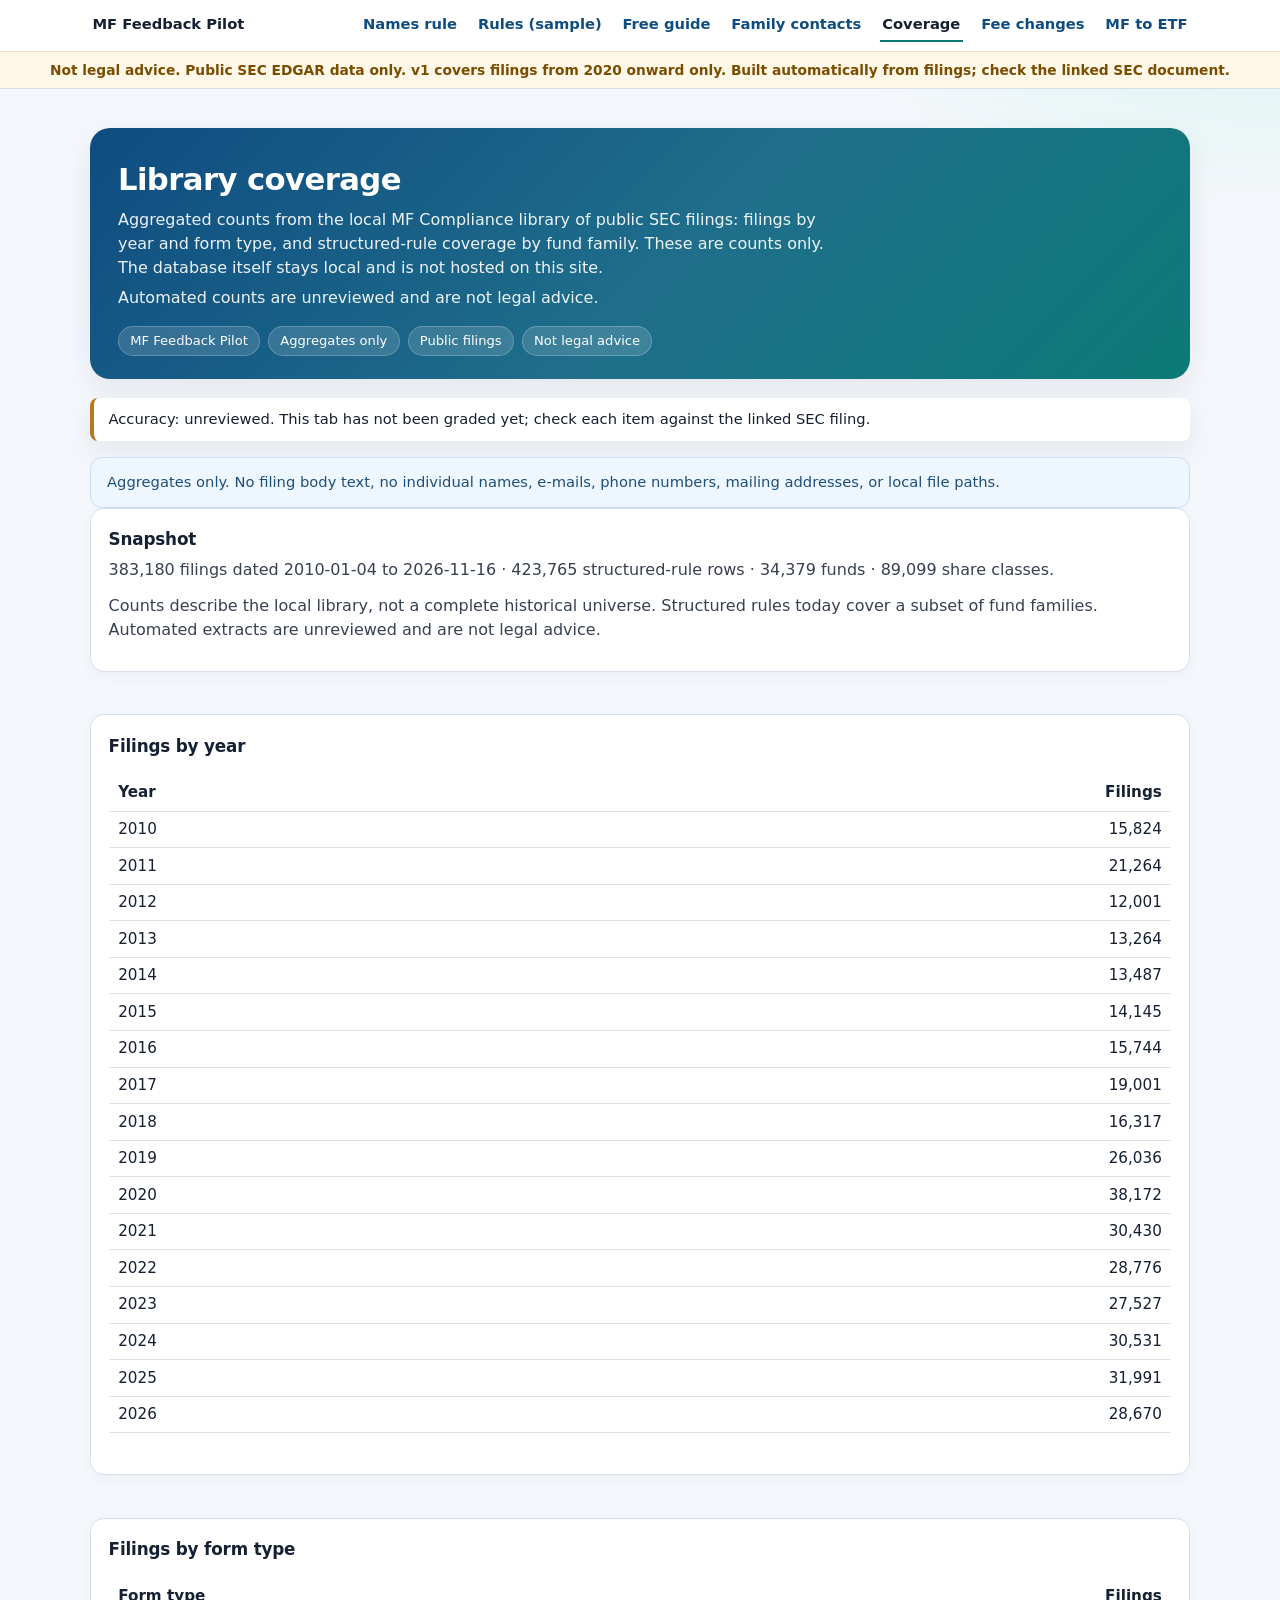
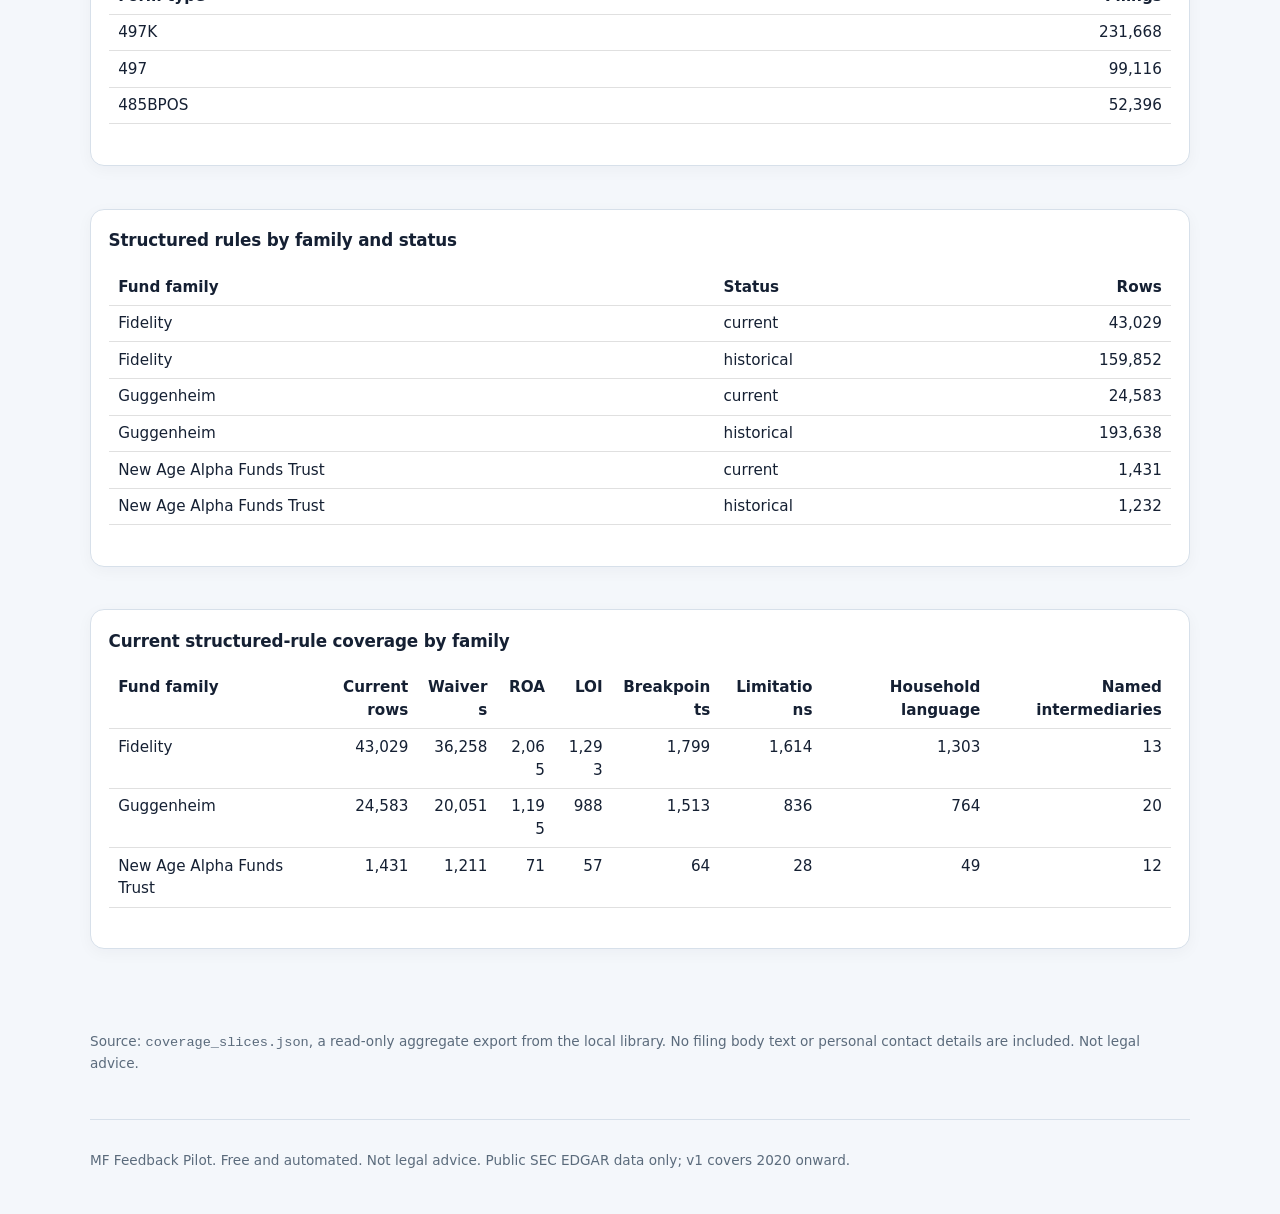
<file: coverage.html>
<!DOCTYPE html>
<html lang="en" data-asset-version="20261117-slices">
<head>
  <meta charset="utf-8">
  <meta name="viewport" content="width=device-width, initial-scale=1">
  <meta name="description" content="Aggregated public-filing counts for the local MF Compliance library, by year, form type, and fund family. MF Feedback Pilot; not legal advice.">
  <title>Library coverage — MF Feedback Pilot</title>
  <link rel="stylesheet" href="pilot.css?v=20261125-launch">
  <link rel="stylesheet" href="coverage.css?v=20261117-slices">
  <link rel="stylesheet" href="site.css?v=20261125-fees">
</head>
<body>
  <a class="sr-only" href="#coverage">Skip to coverage</a>
  <!-- site-chrome:header -->
<header class="site-header">
  <nav class="site-nav" aria-label="Pilot pages">
    <a class="site-brand" href="index.html">MF Feedback Pilot</a>
    <a href="index.html">Names rule</a>
    <a href="rules.html">Rules (sample)</a>
    <a href="priorities.html">Free guide</a>
    <a href="family-contacts.html">Family contacts</a>
    <a href="coverage.html" aria-current="page">Coverage</a>
    <a href="fees.html">Fee changes</a>
    <a href="etf.html">MF to ETF</a>
  </nav>
  <p class="site-banner" role="note">Not legal advice. Public SEC EDGAR data only. v1 covers filings from 2020 onward only. Built automatically from filings; check the linked SEC document.</p>
</header>
<!-- /site-chrome:header -->
  <main class="wrap">
    <header class="hero">
      <div class="hero-card">
        <h1>Library coverage</h1>
        <p>
          Aggregated counts from the local MF Compliance library of public SEC
          filings: filings by year and form type, and structured-rule coverage
          by fund family. These are counts only. The database itself stays local
          and is not hosted on this site.
        </p>
        <p>Automated counts are unreviewed and are not legal advice.</p>
        <div class="badge-row" aria-hidden="true">
          <span class="badge">MF Feedback Pilot</span>
          <span class="badge">Aggregates only</span>
          <span class="badge">Public filings</span>
          <span class="badge">Not legal advice</span>
        </div>
      </div>
    </header>
<!-- site-chrome:accuracy -->
<p class="accuracy-status" data-accuracy="unreviewed">Accuracy: unreviewed. This tab has not been graded yet; check each item against the linked SEC filing.</p>
<!-- /site-chrome:accuracy -->

    <p id="status" class="notice info" role="status">Loading coverage slices…</p>
    <section id="coverage" class="results" aria-live="polite" aria-label="Library coverage tables"></section>

    <footer class="footer">
      <p>
        Source: <code>coverage_slices.json</code>, a read-only aggregate export
        from the local library. No filing body text or personal contact details
        are included. Not legal advice.
      </p>
    </footer>
  </main>
<!-- site-chrome:footer -->
<footer class="site-footer"><p>MF Feedback Pilot. Free and automated. Not legal advice. Public SEC EDGAR data only; v1 covers 2020 onward.</p></footer>
<script src="site.js?v=20261125-links" defer></script>
<!-- /site-chrome:footer -->
  <script src="coverage.js?v=20261117-slices" defer></script>
</body>
</html>
</file>
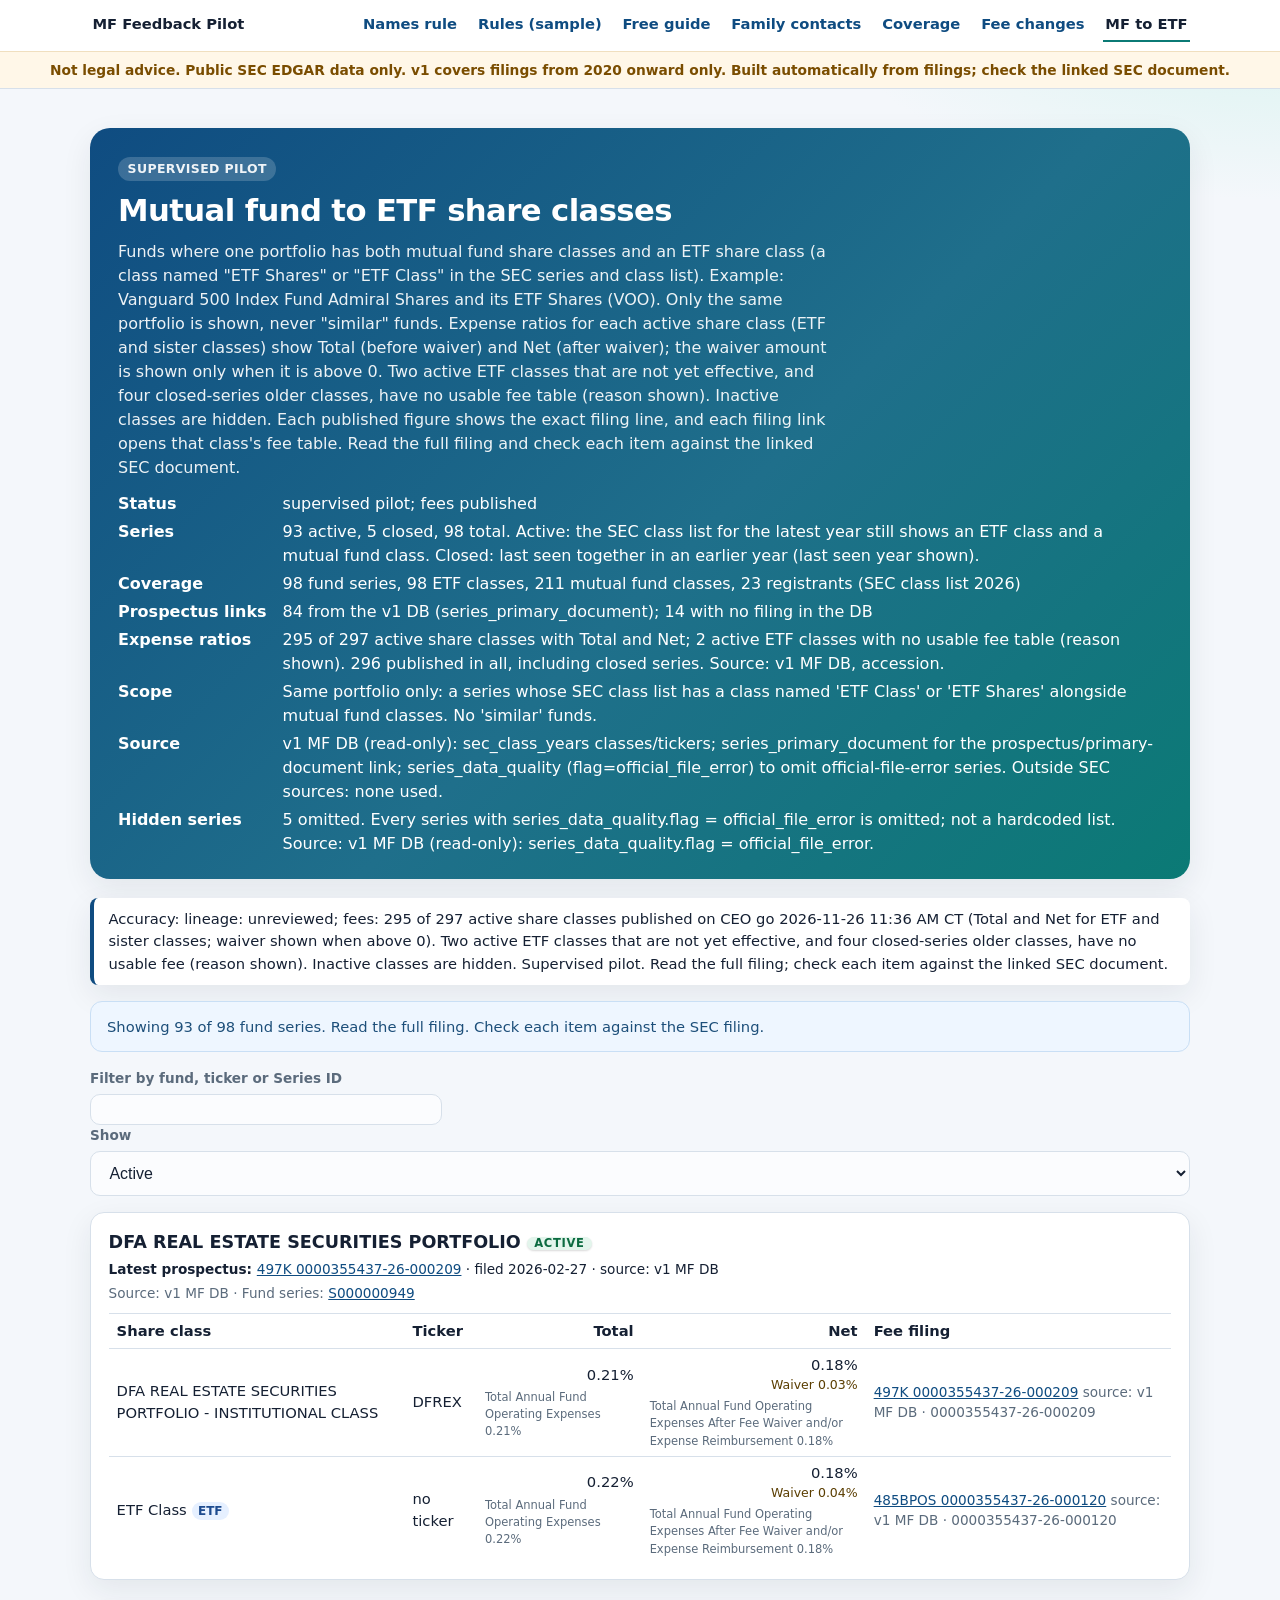
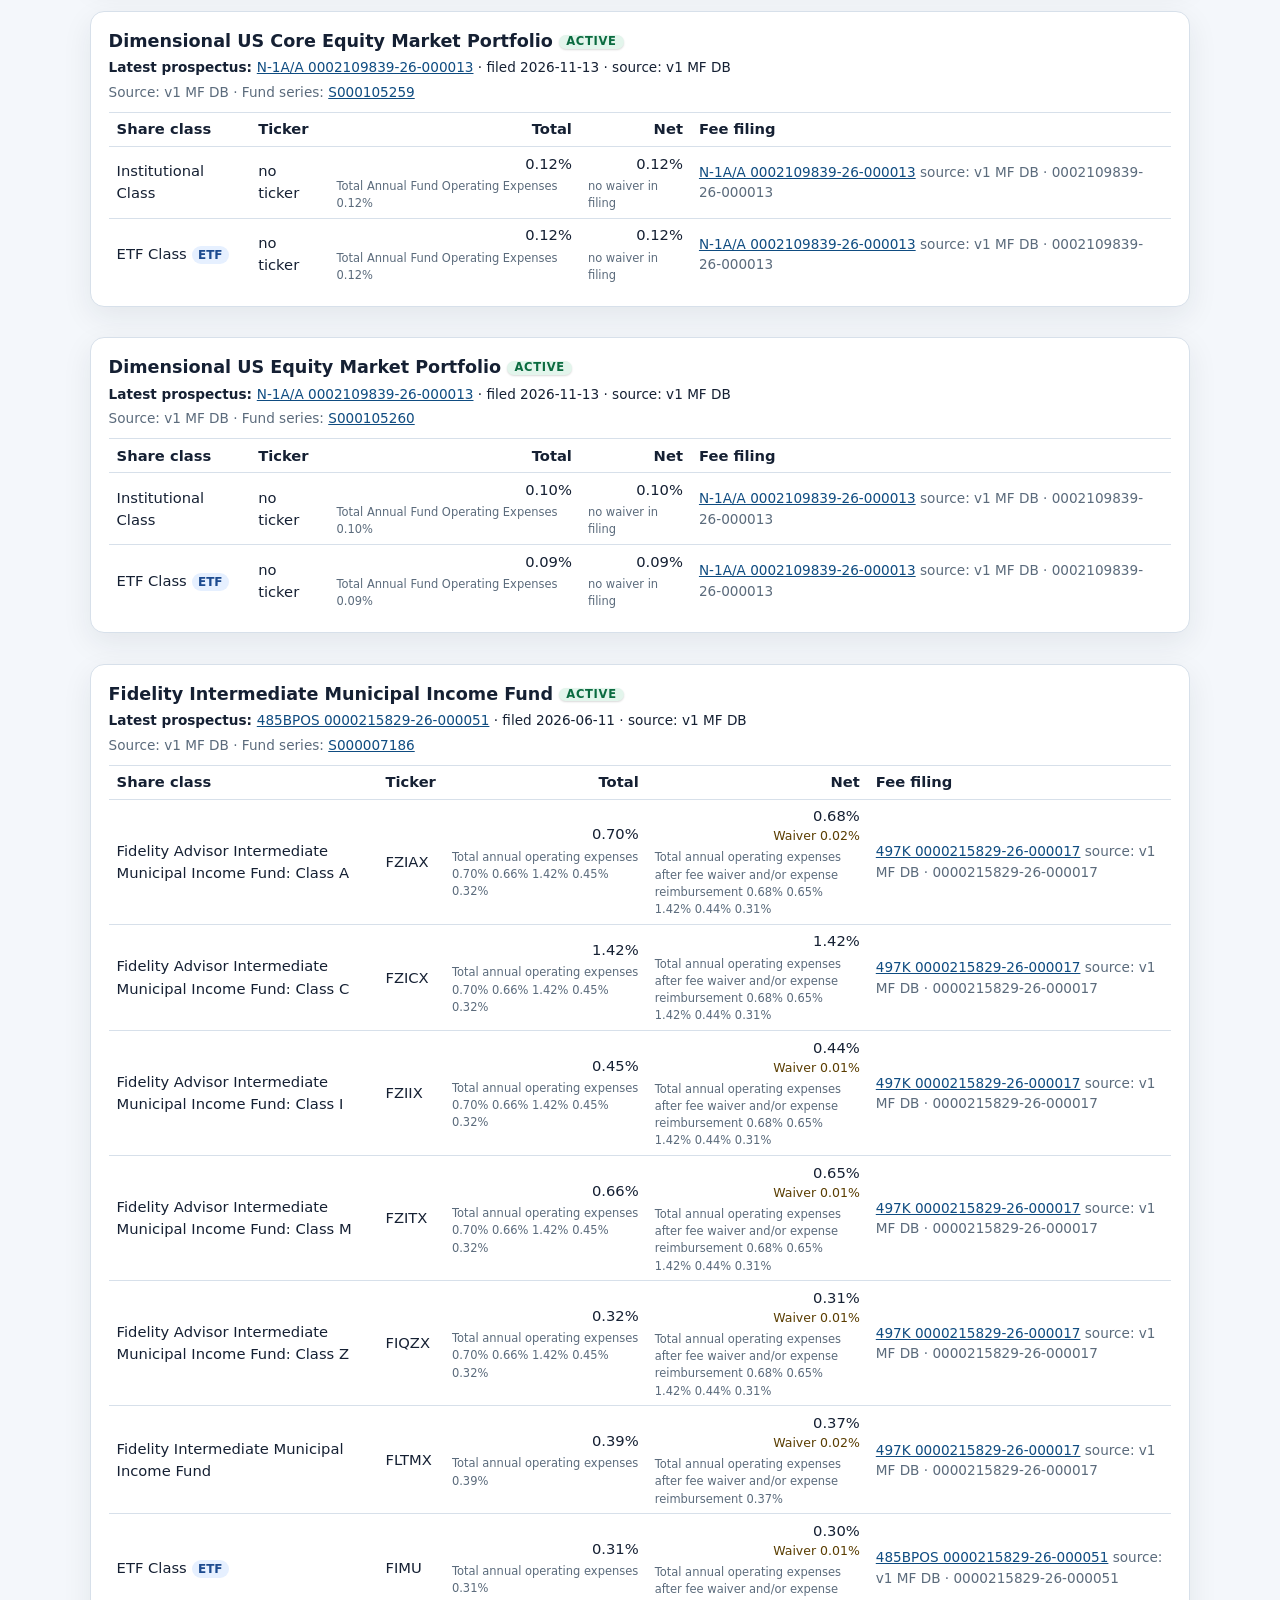
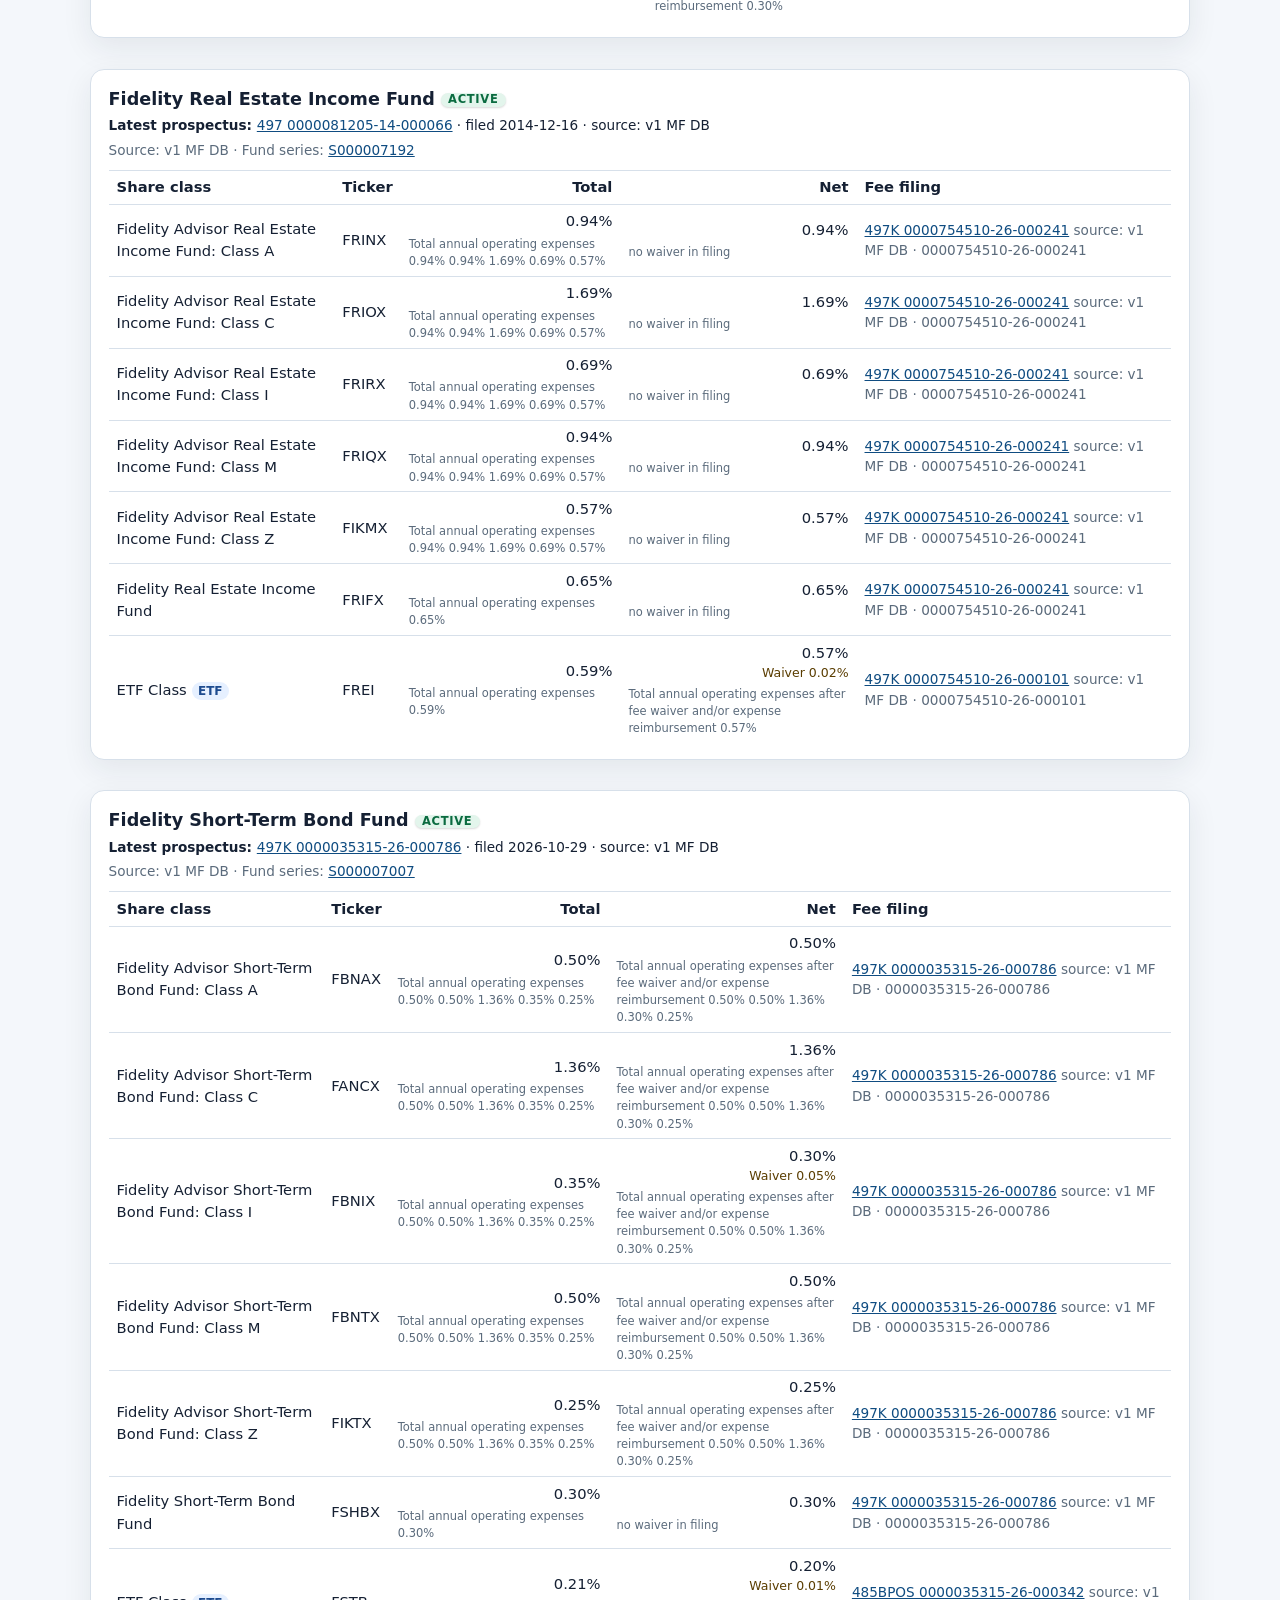
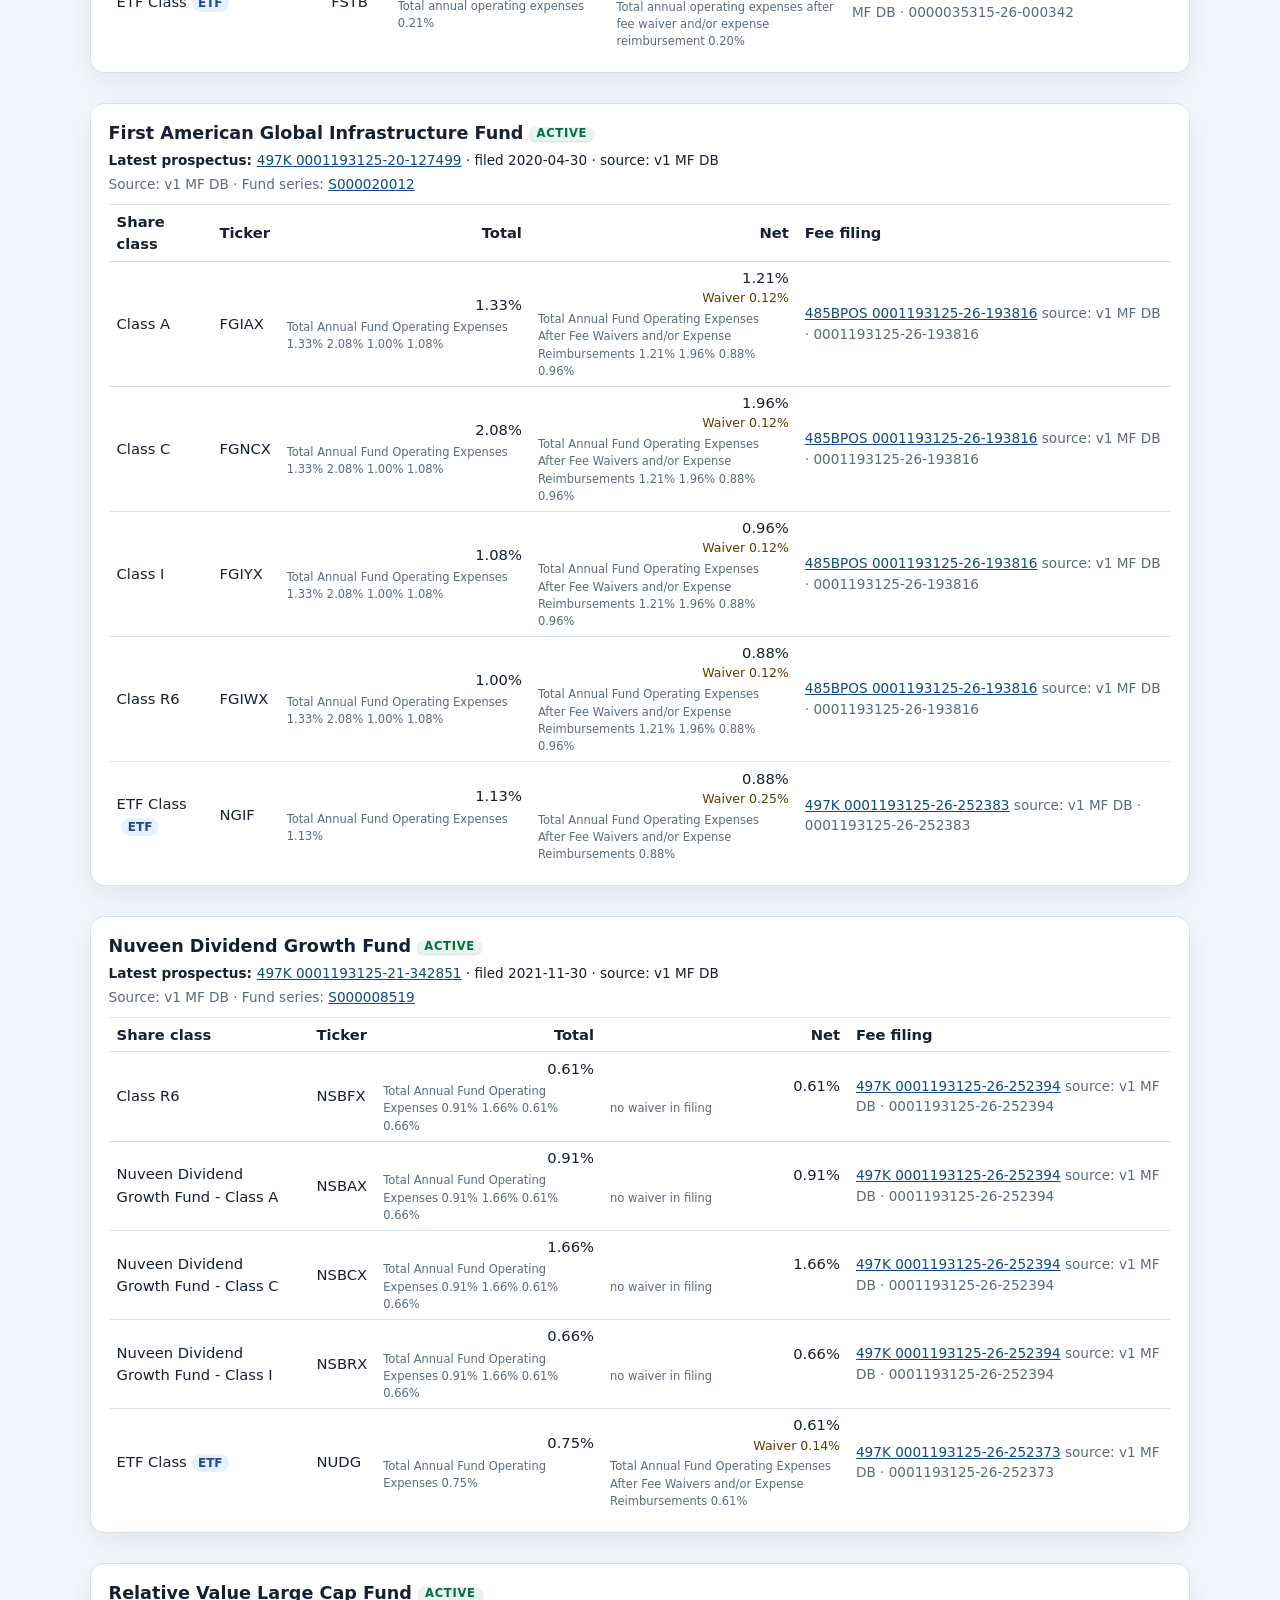
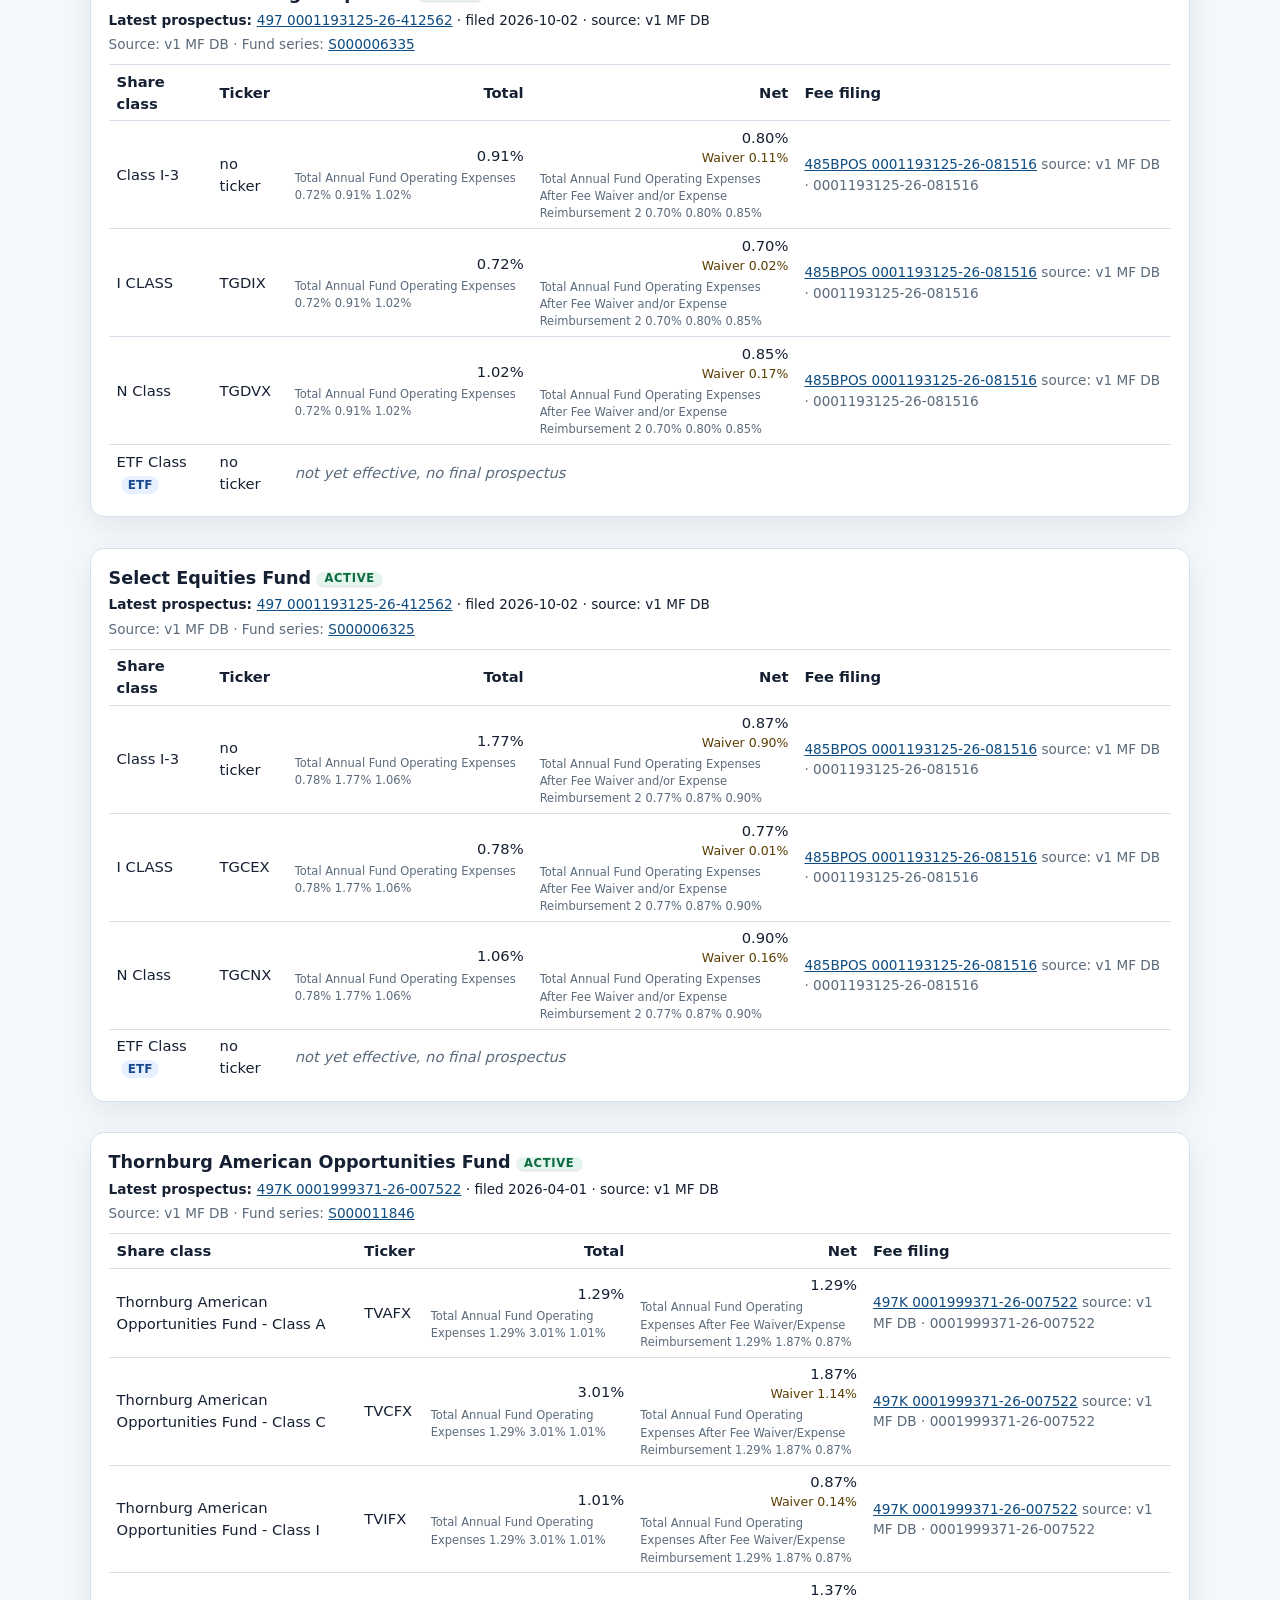
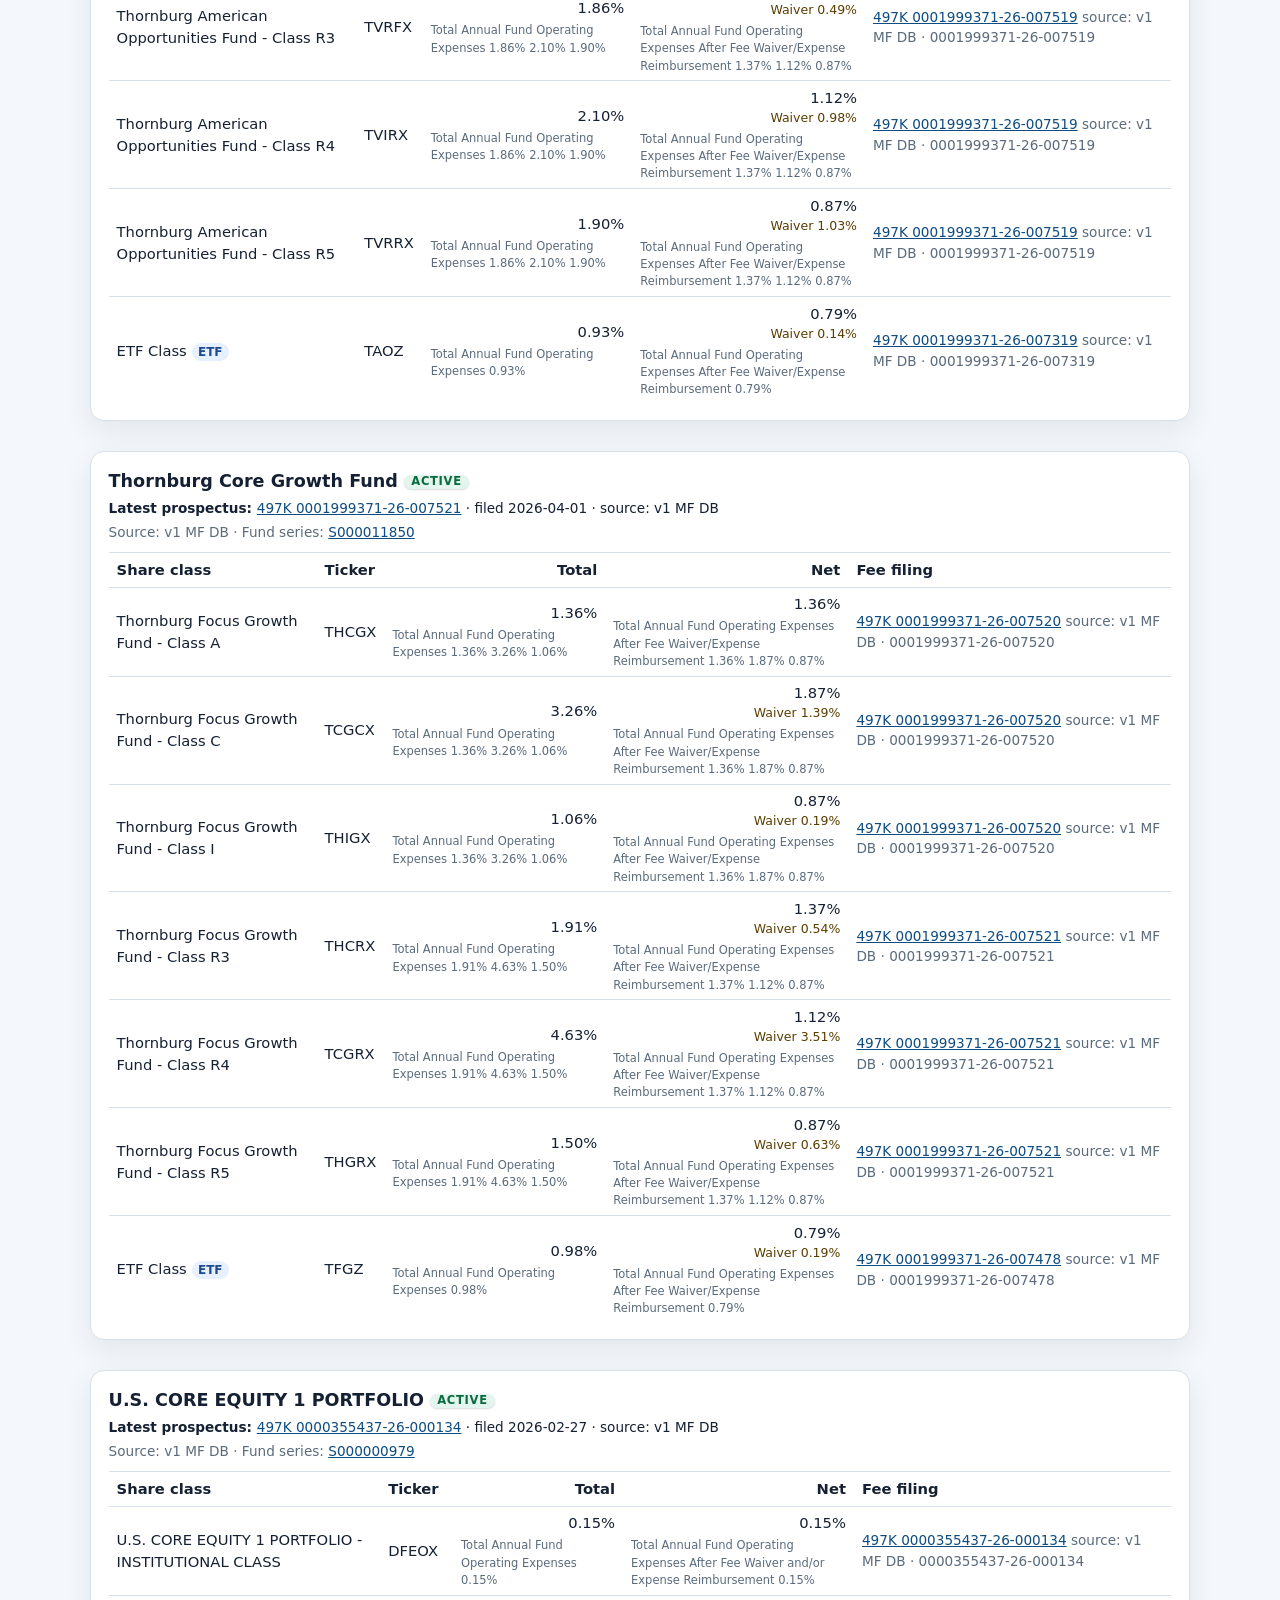
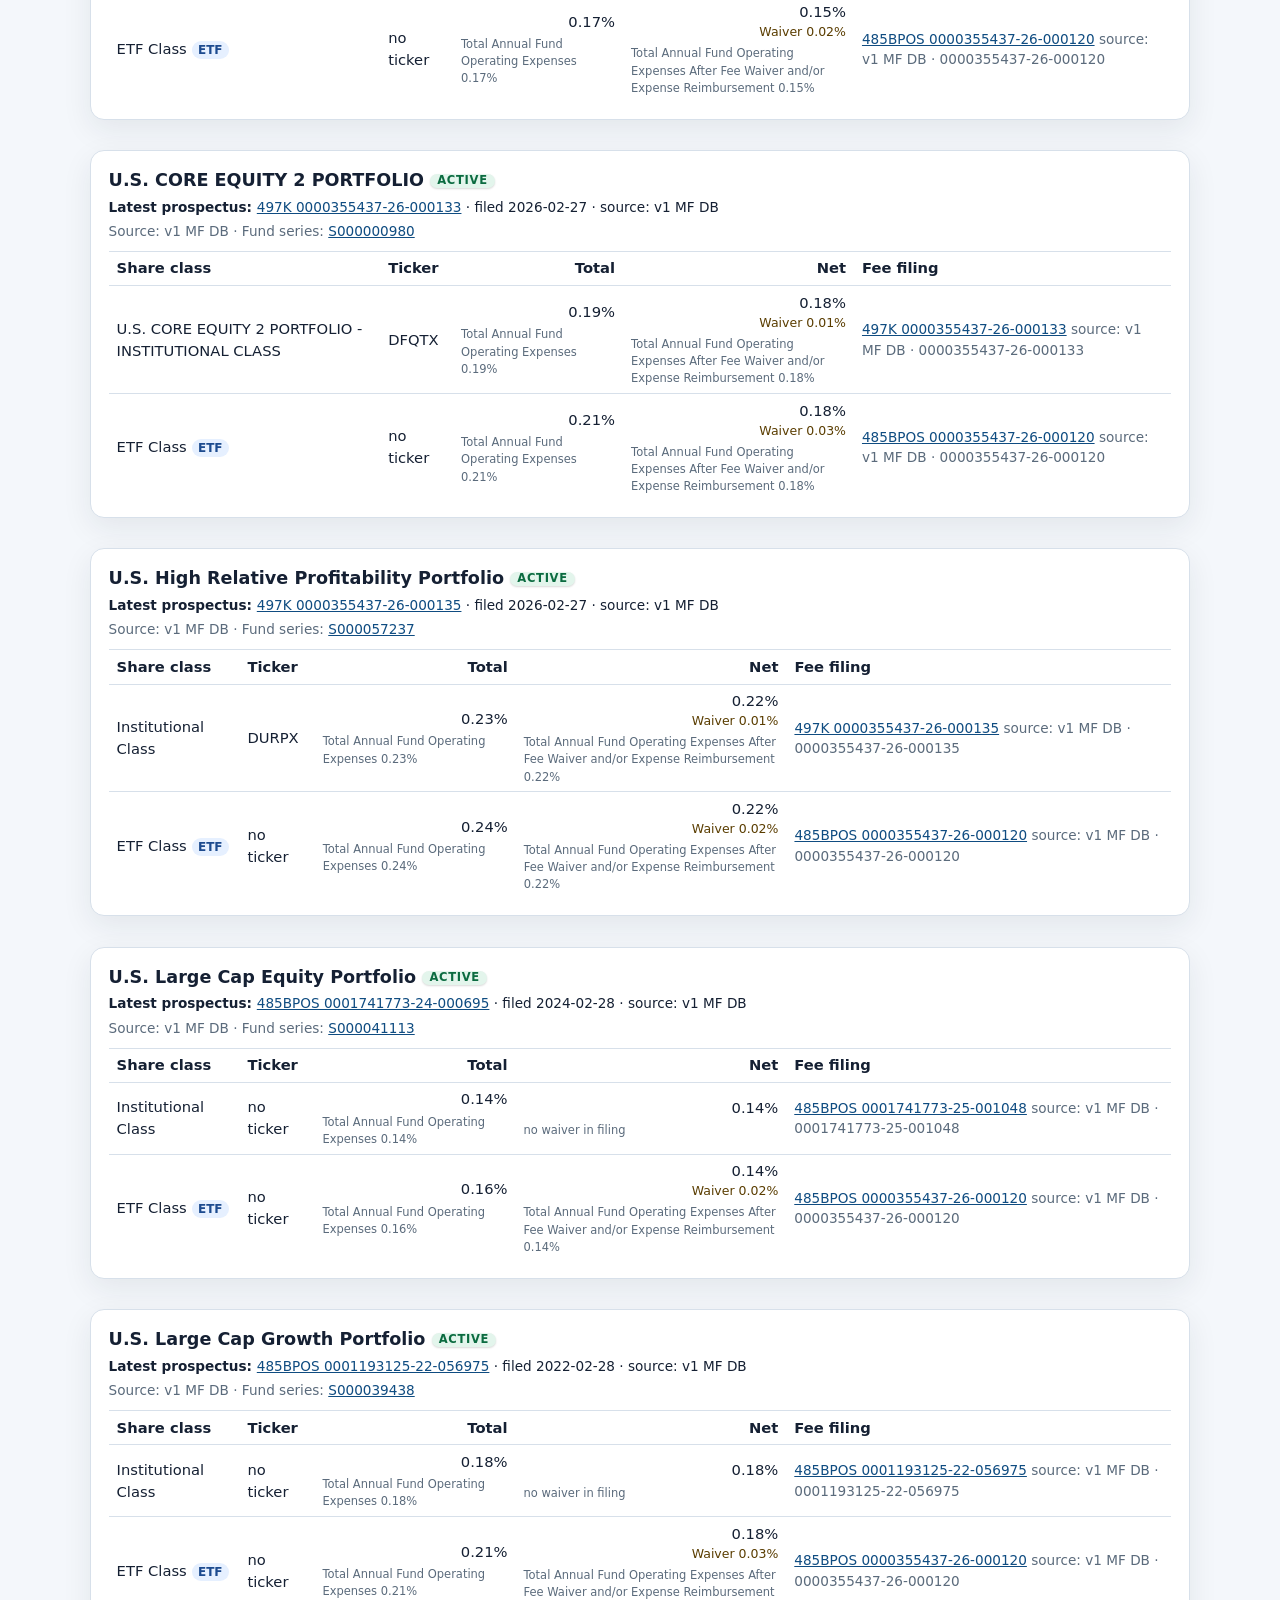
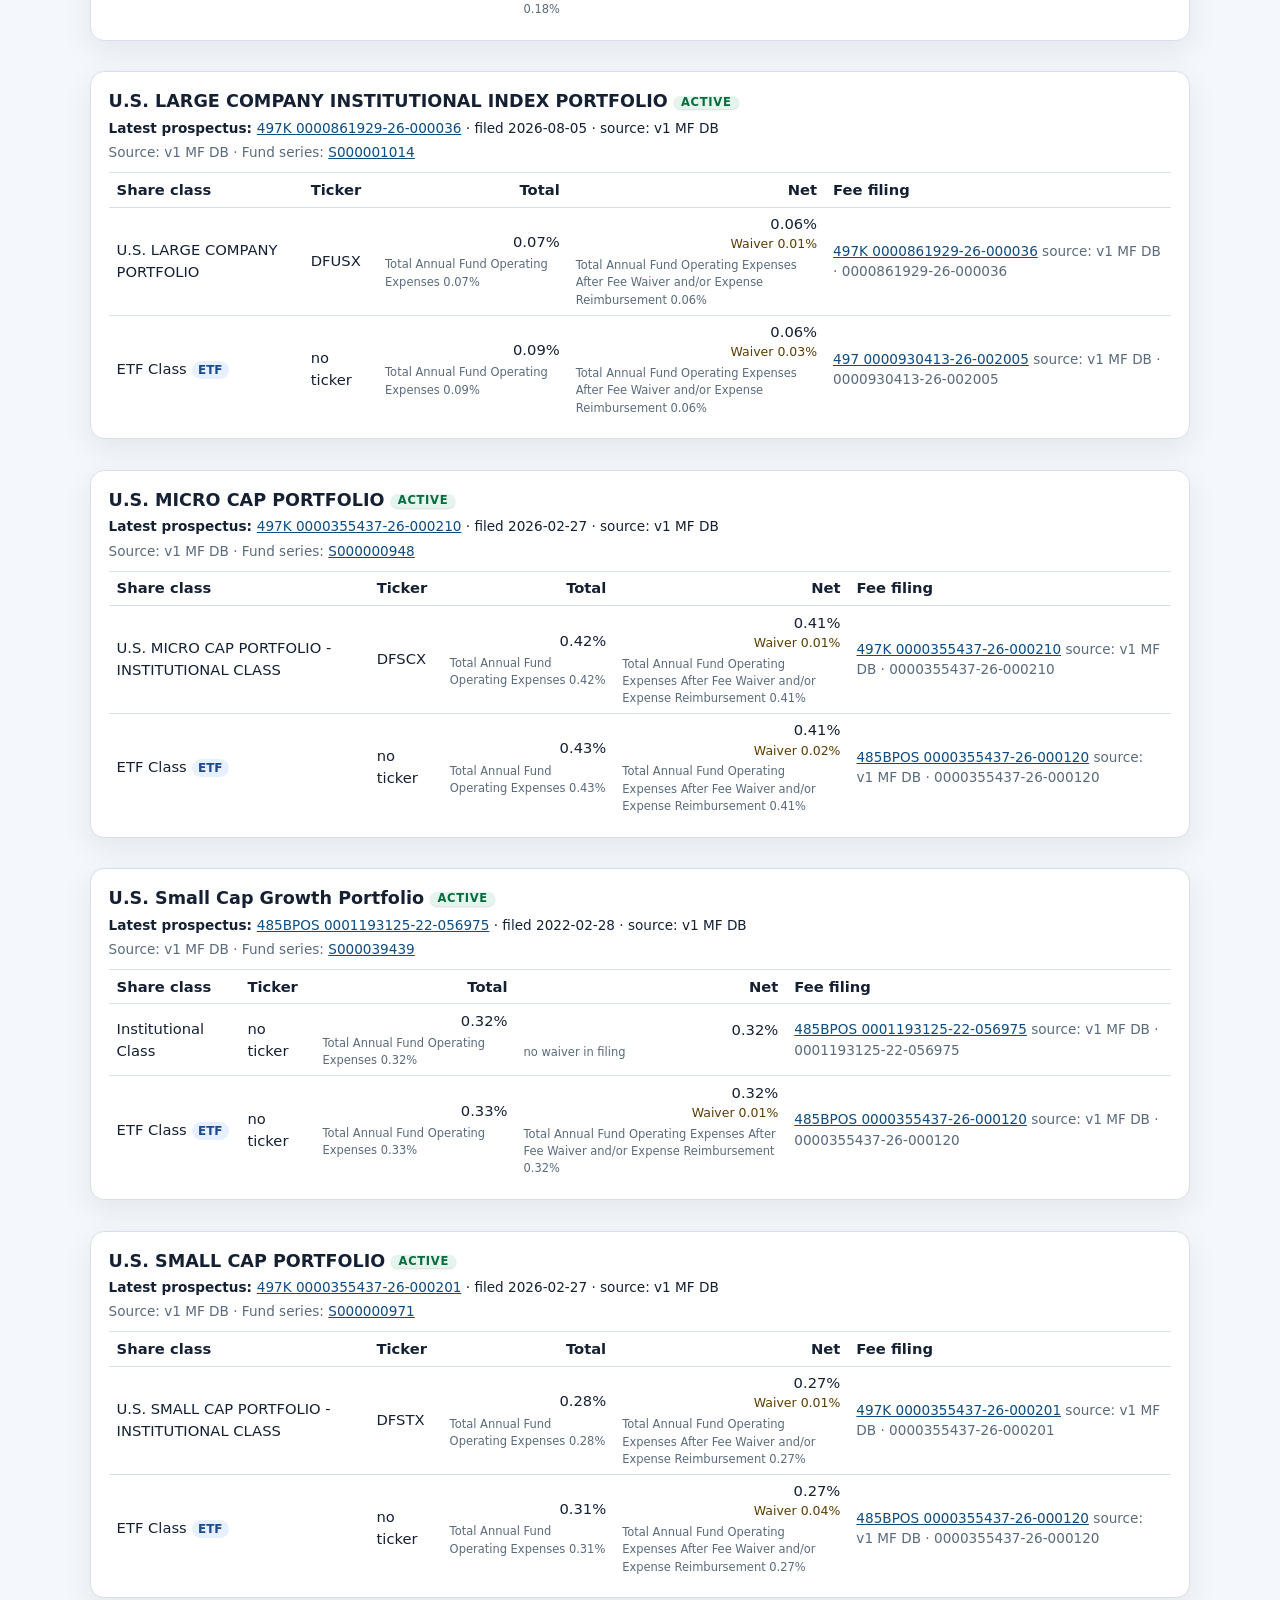
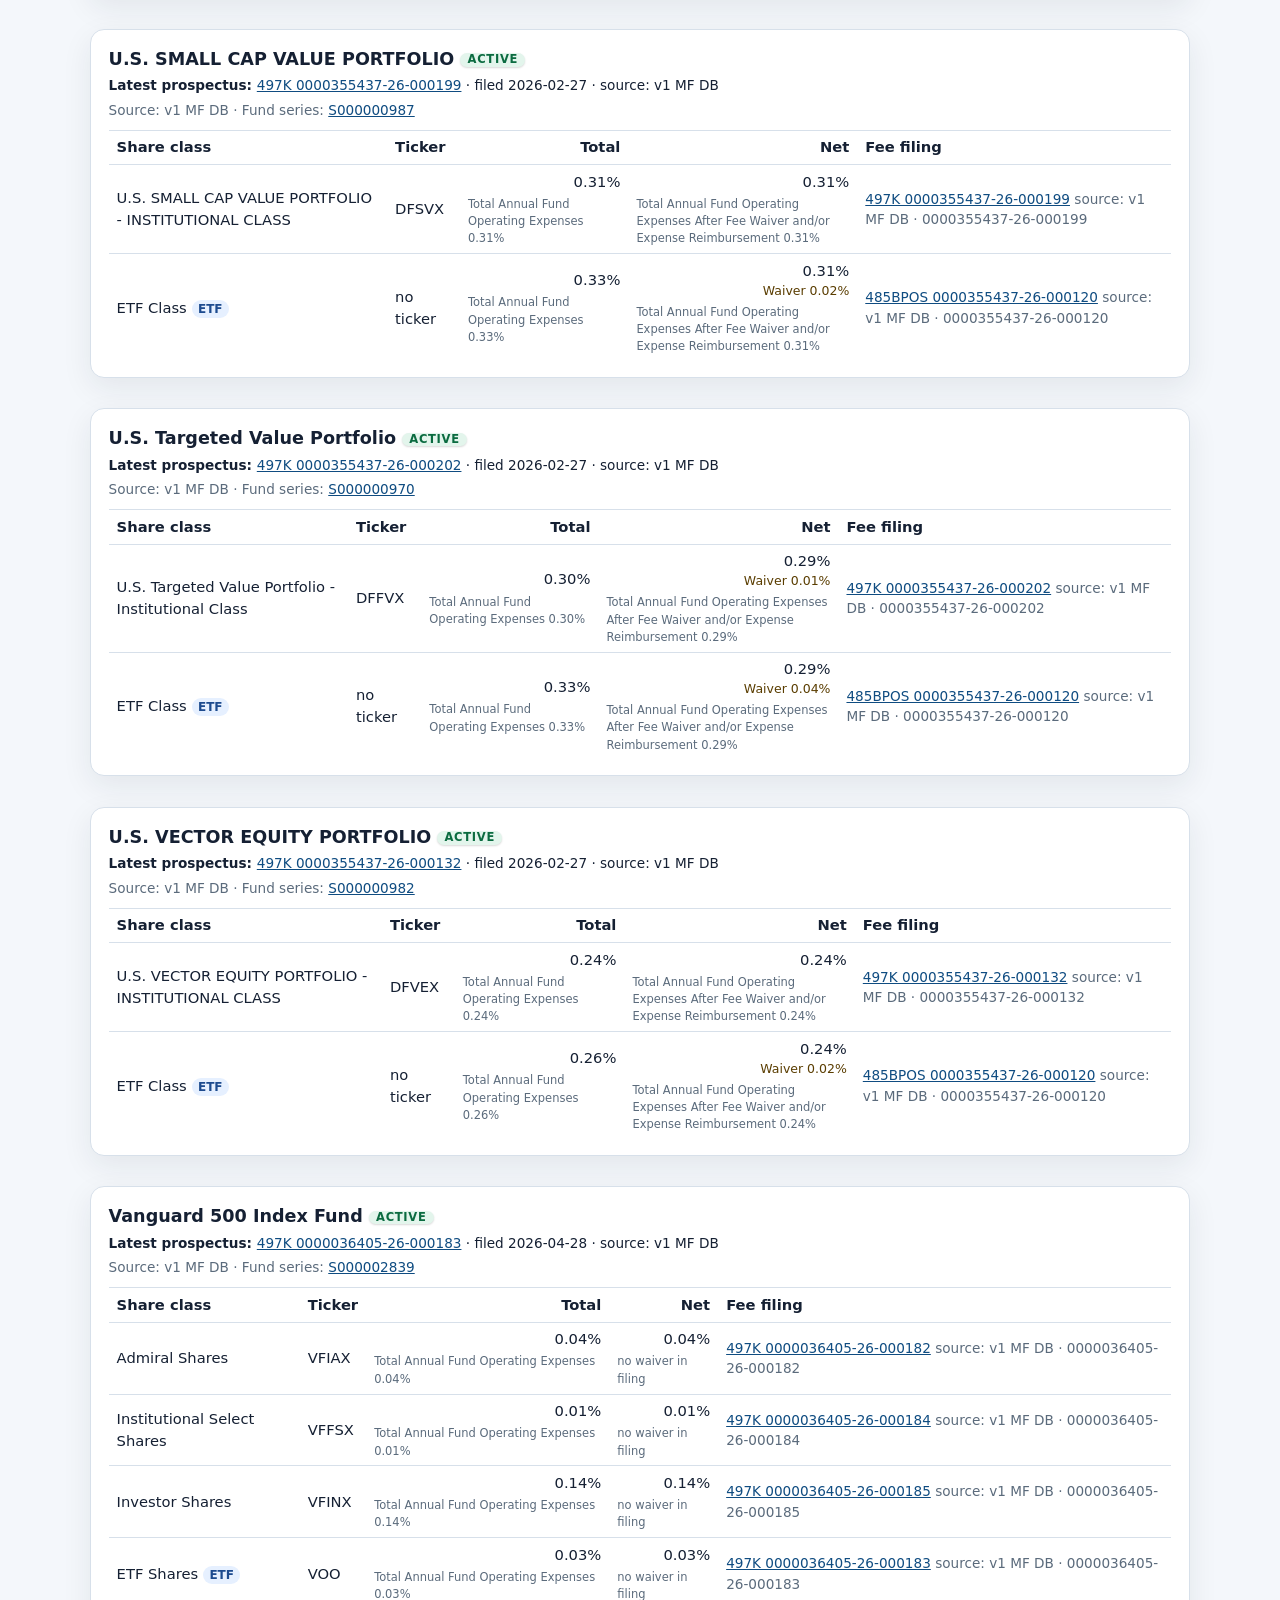
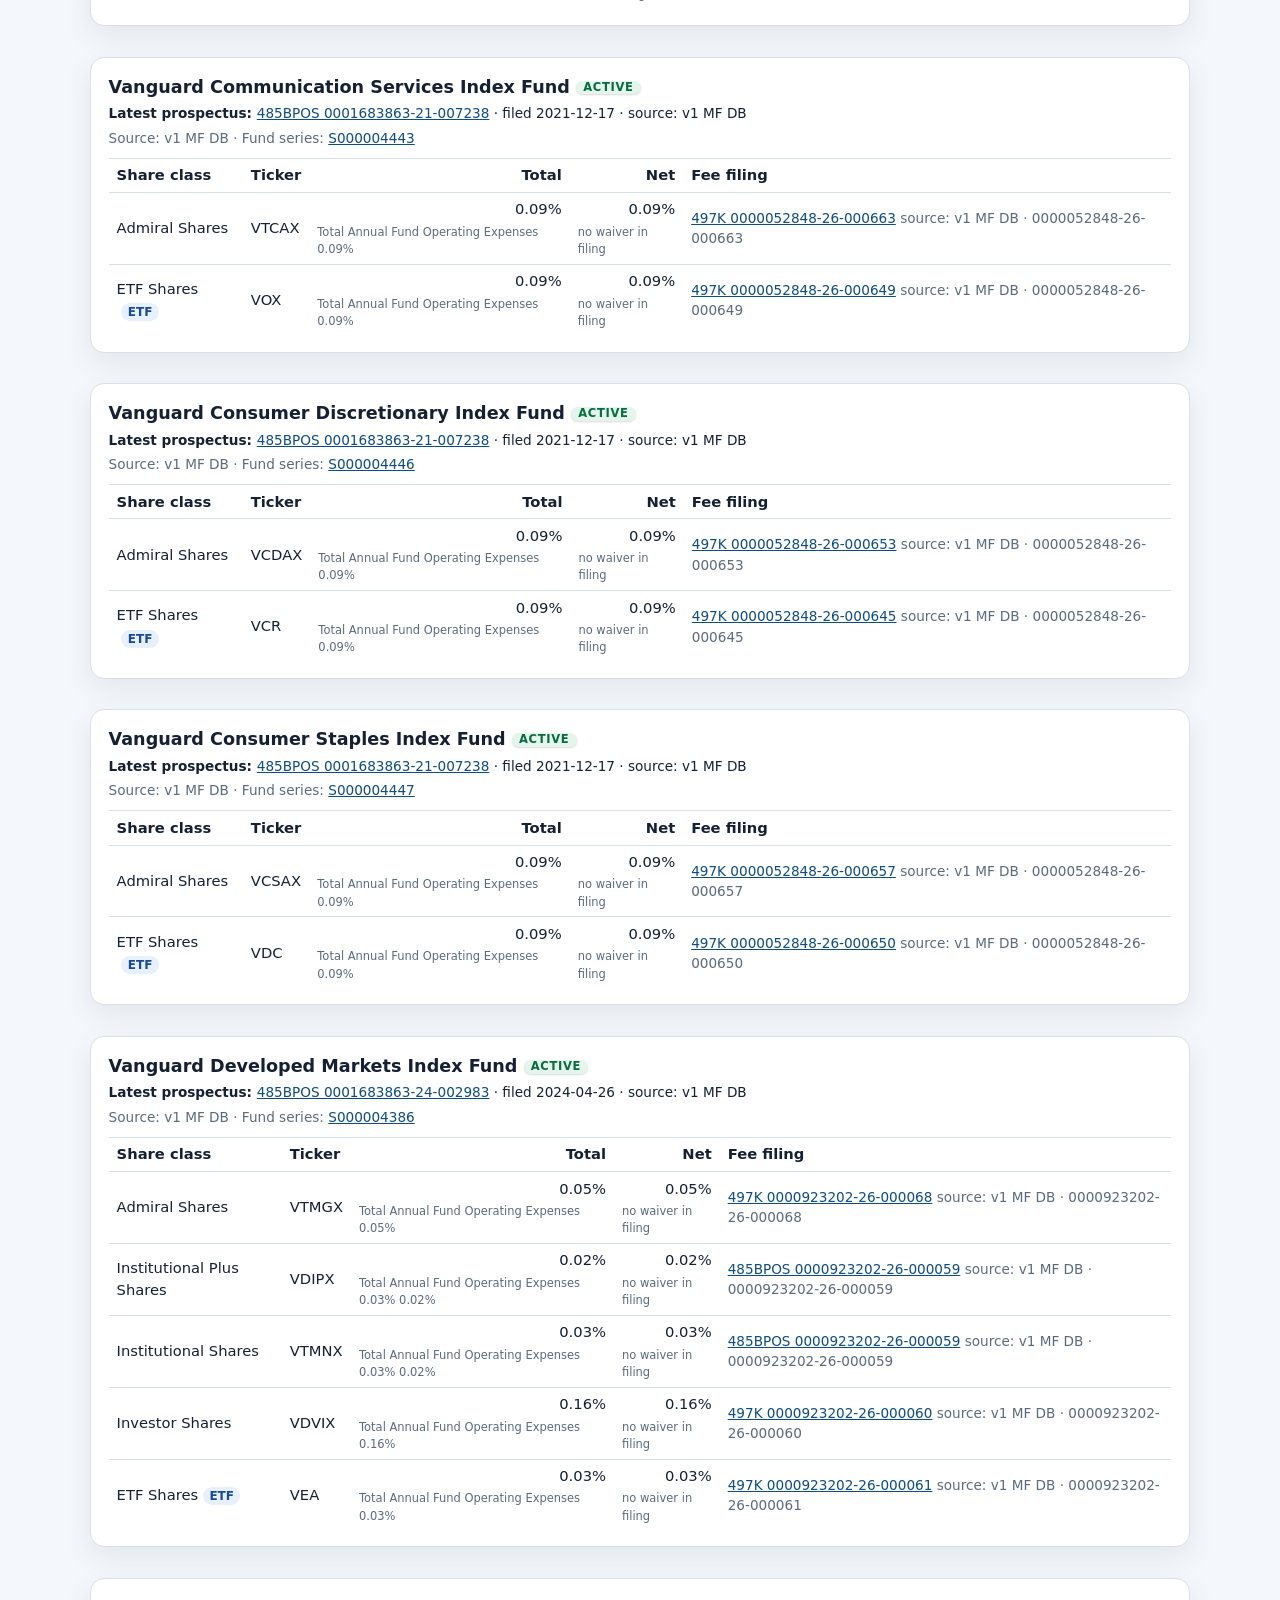
<file: etf.html>
<!DOCTYPE html>
<html lang="en">
<head>
  <meta charset="utf-8">
  <meta name="viewport" content="width=device-width, initial-scale=1">
  <meta name="description" content="Supervised pilot: mutual funds that share one portfolio with an ETF share class, from public SEC EDGAR data. Not legal advice.">
  <title>MF to ETF share classes (supervised pilot) — MF Feedback Pilot</title>
  <link rel="stylesheet" href="pilot.css?v=20261125-launch">
  <link rel="stylesheet" href="etf.css?v=20261126-feelinedeep">
  <link rel="stylesheet" href="site.css?v=20261125-fees">
</head>
<body>
  <a class="sr-only" href="#etf">Skip to fund list</a>
  <!-- site-chrome:header -->
<header class="site-header">
  <nav class="site-nav" aria-label="Pilot pages">
    <a class="site-brand" href="index.html">MF Feedback Pilot</a>
    <a href="index.html">Names rule</a>
    <a href="rules.html">Rules (sample)</a>
    <a href="priorities.html">Free guide</a>
    <a href="family-contacts.html">Family contacts</a>
    <a href="coverage.html">Coverage</a>
    <a href="fees.html">Fee changes</a>
    <a href="etf.html" aria-current="page">MF to ETF</a>
  </nav>
  <p class="site-banner" role="note">Not legal advice. Public SEC EDGAR data only. v1 covers filings from 2020 onward only. Built automatically from filings; check the linked SEC document.</p>
</header>
<!-- /site-chrome:header -->
  <main class="wrap">
    <header class="hero">
      <div class="hero-card">
        <p class="pilot-disclaimer">Supervised pilot</p>
        <h1>Mutual fund to ETF share classes</h1>
        <p>
          Funds where one portfolio has both mutual fund share classes and an ETF share class
          (a class named "ETF Shares" or "ETF Class" in the SEC series and class list). Example:
          Vanguard 500 Index Fund Admiral Shares and its ETF Shares (VOO). Only the same portfolio is
          shown, never "similar" funds. Expense ratios for each active share class (ETF and sister
          classes) show Total (before waiver) and Net (after waiver); the waiver amount is shown only
          when it is above 0. Two active ETF classes that are not yet effective, and four closed-series
          older classes, have no usable fee table (reason shown). Inactive classes are hidden. Each
          published figure shows the exact filing line, and each filing link opens that class's fee table.
          Read the full filing and check each item against the linked SEC document.
        </p>
        <dl id="etf-meta" class="names-meta"></dl>
      </div>
    </header>
<!-- site-chrome:accuracy -->
<p class="accuracy-status" data-accuracy="supervised">Accuracy: lineage: unreviewed; fees: 295 of 297 active share classes published on CEO go 2026-11-26 11:36 AM CT (Total and Net for ETF and sister classes; waiver shown when above 0). Two active ETF classes that are not yet effective, and four closed-series older classes, have no usable fee (reason shown). Inactive classes are hidden. Supervised pilot. Read the full filing; check each item against the linked SEC document.</p>
<!-- /site-chrome:accuracy -->

    <p id="status" class="notice info" role="status">Loading funds…</p>
    <p><label for="etf-q">Filter by fund, ticker or Series ID</label> <input id="etf-q" type="search" autocomplete="off">
      <label for="etf-status">Show</label> <select id="etf-status"><option value="active" selected>Active</option><option value="closed">Closed</option><option value="all">All</option></select></p>
    <section id="etf" class="results" aria-live="polite" aria-label="Funds with an ETF share class"></section>

    <footer class="footer">
      <p>Source: <code>etf_lineage.json</code>, built from the public SEC series and class list and EDGAR filings only.</p>
    </footer>
  </main>
<!-- site-chrome:footer -->
<footer class="site-footer"><p>MF Feedback Pilot. Free and automated. Not legal advice. Public SEC EDGAR data only; v1 covers 2020 onward.</p></footer>
<script src="site.js?v=20261125-links" defer></script>
<!-- /site-chrome:footer -->
  <script src="etf.js?v=20261126-feelinedeep" defer></script>
</body>
</html>
</file>
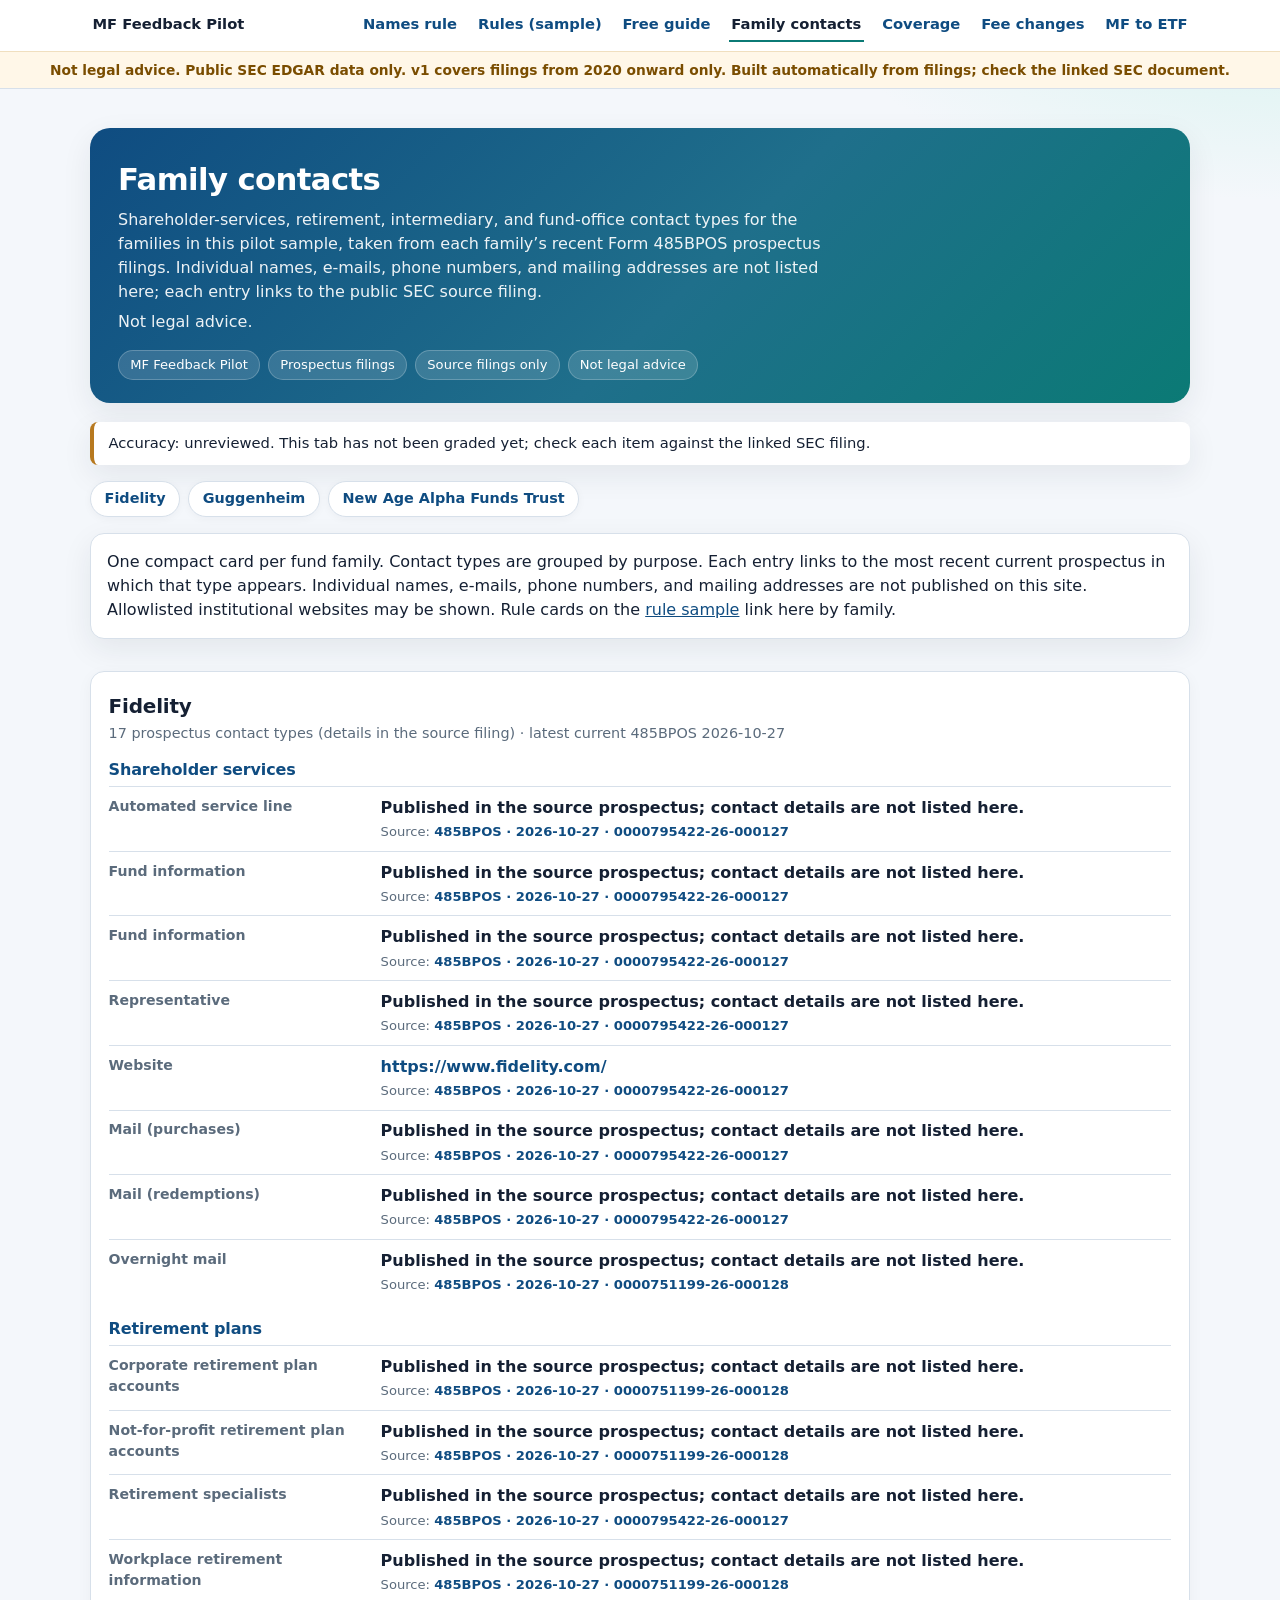
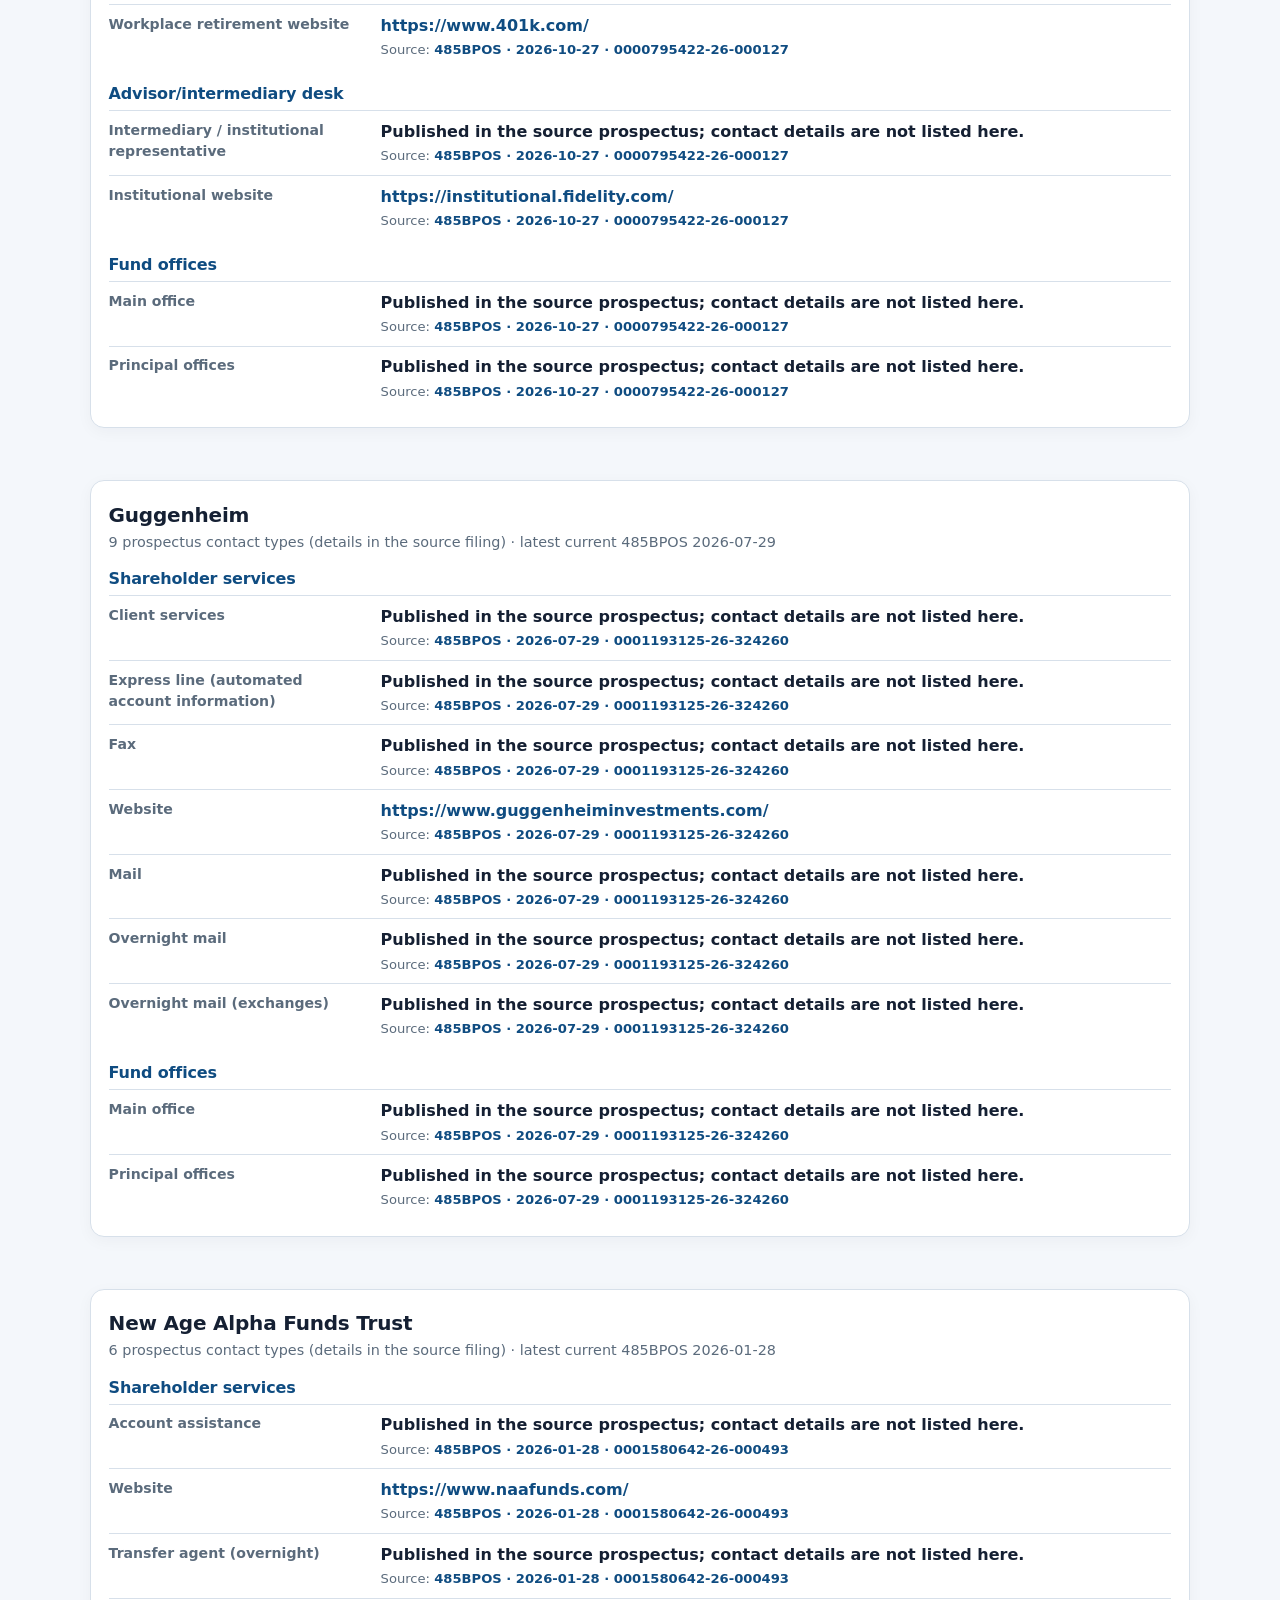
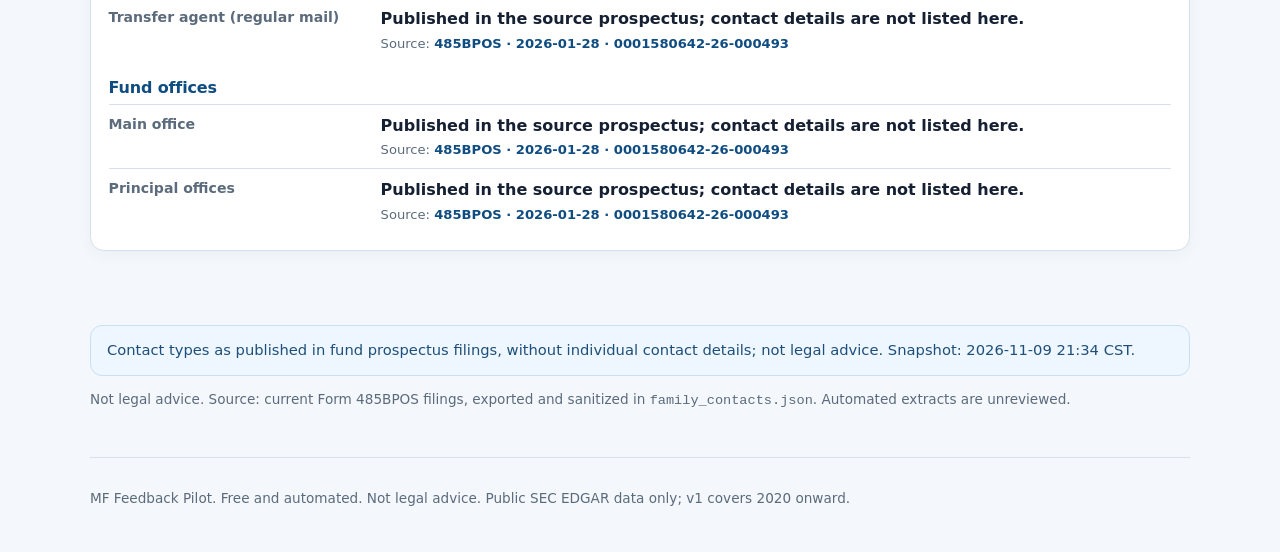
<file: family-contacts.html>
<!DOCTYPE html>
<html lang="en" data-asset-version="20261117-slices">
<head>
  <meta charset="utf-8">
  <meta name="viewport" content="width=device-width, initial-scale=1">
  <meta name="description" content="Prospectus contact types for sample fund families, with links to the public SEC source filings. Individual contact details are not listed. MF Feedback Pilot; not legal advice.">
  <title>Family contacts — MF Feedback Pilot</title>
  <link rel="stylesheet" href="pilot.css?v=20261125-launch">
  <link rel="stylesheet" href="family-contacts.css?v=20261117-slices">
  <link rel="stylesheet" href="site.css?v=20261125-fees">
</head>
<body>
  <a class="sr-only" href="#family-contacts">Skip to family contacts</a>
  <!-- site-chrome:header -->
<header class="site-header">
  <nav class="site-nav" aria-label="Pilot pages">
    <a class="site-brand" href="index.html">MF Feedback Pilot</a>
    <a href="index.html">Names rule</a>
    <a href="rules.html">Rules (sample)</a>
    <a href="priorities.html">Free guide</a>
    <a href="family-contacts.html" aria-current="page">Family contacts</a>
    <a href="coverage.html">Coverage</a>
    <a href="fees.html">Fee changes</a>
    <a href="etf.html">MF to ETF</a>
  </nav>
  <p class="site-banner" role="note">Not legal advice. Public SEC EDGAR data only. v1 covers filings from 2020 onward only. Built automatically from filings; check the linked SEC document.</p>
</header>
<!-- /site-chrome:header -->
  <main class="wrap">
    <header class="hero">
      <div class="hero-card">
        <h1>Family contacts</h1>
        <p>
          Shareholder-services, retirement, intermediary, and fund-office contact
          types for the families in this pilot sample, taken from each family’s
          recent Form 485BPOS prospectus filings. Individual names, e-mails, phone
          numbers, and mailing addresses are not listed here; each entry links to
          the public SEC source filing.
        </p>
        <p>
          Not legal advice.
        </p>
        <div class="badge-row" aria-hidden="true">
          <span class="badge">MF Feedback Pilot</span>
          <span class="badge">Prospectus filings</span>
          <span class="badge">Source filings only</span>
          <span class="badge">Not legal advice</span>
        </div>
      </div>
    </header>
<!-- site-chrome:accuracy -->
<p class="accuracy-status" data-accuracy="unreviewed">Accuracy: unreviewed. This tab has not been graded yet; check each item against the linked SEC filing.</p>
<!-- /site-chrome:accuracy -->

    <nav class="page-jump" id="family-jump" aria-label="Fund families"></nav>

    <section class="panel" aria-label="How to read this page">
      <p style="margin:0">
        One compact card per fund family. Contact types are grouped by purpose.
        Each entry links to the most recent current prospectus in which that type
        appears. Individual names, e-mails, phone numbers, and mailing addresses
        are not published on this site. Allowlisted institutional websites may be
        shown. Rule cards on the <a href="index.html">rule sample</a> link here by family.
      </p>
    </section>

    <section id="family-contacts" class="results" aria-live="polite" aria-label="Family contact cards"></section>
    <p id="status" class="notice info" role="status">Loading family contacts…</p>

    <footer class="footer">
      <p>
        Not legal advice. Source: current Form 485BPOS filings, exported and
        sanitized in <code>family_contacts.json</code>. Automated extracts are unreviewed.
      </p>
    </footer>
  </main>
<!-- site-chrome:footer -->
<footer class="site-footer"><p>MF Feedback Pilot. Free and automated. Not legal advice. Public SEC EDGAR data only; v1 covers 2020 onward.</p></footer>
<script src="site.js?v=20261125-links" defer></script>
<!-- /site-chrome:footer -->
  <script src="family-contacts.js?v=20261117-slices" defer></script>
</body>
</html>
</file>
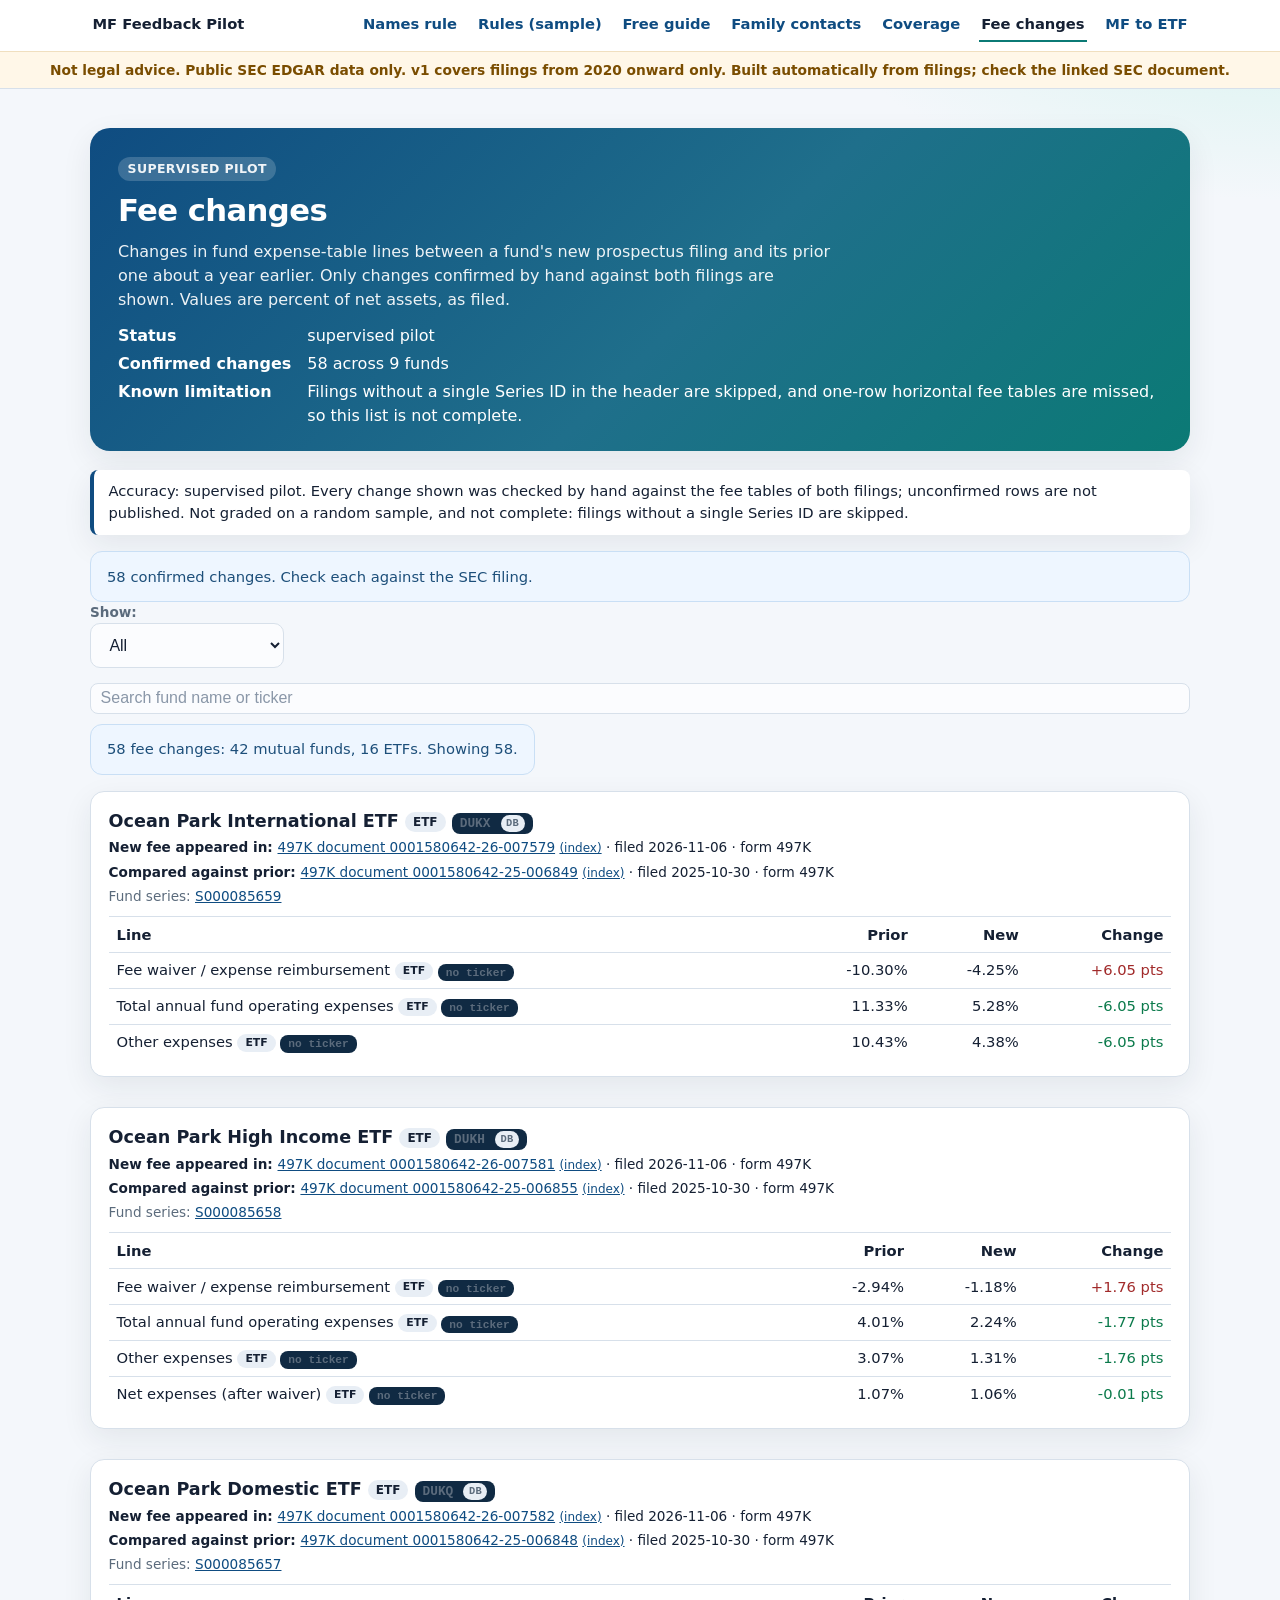
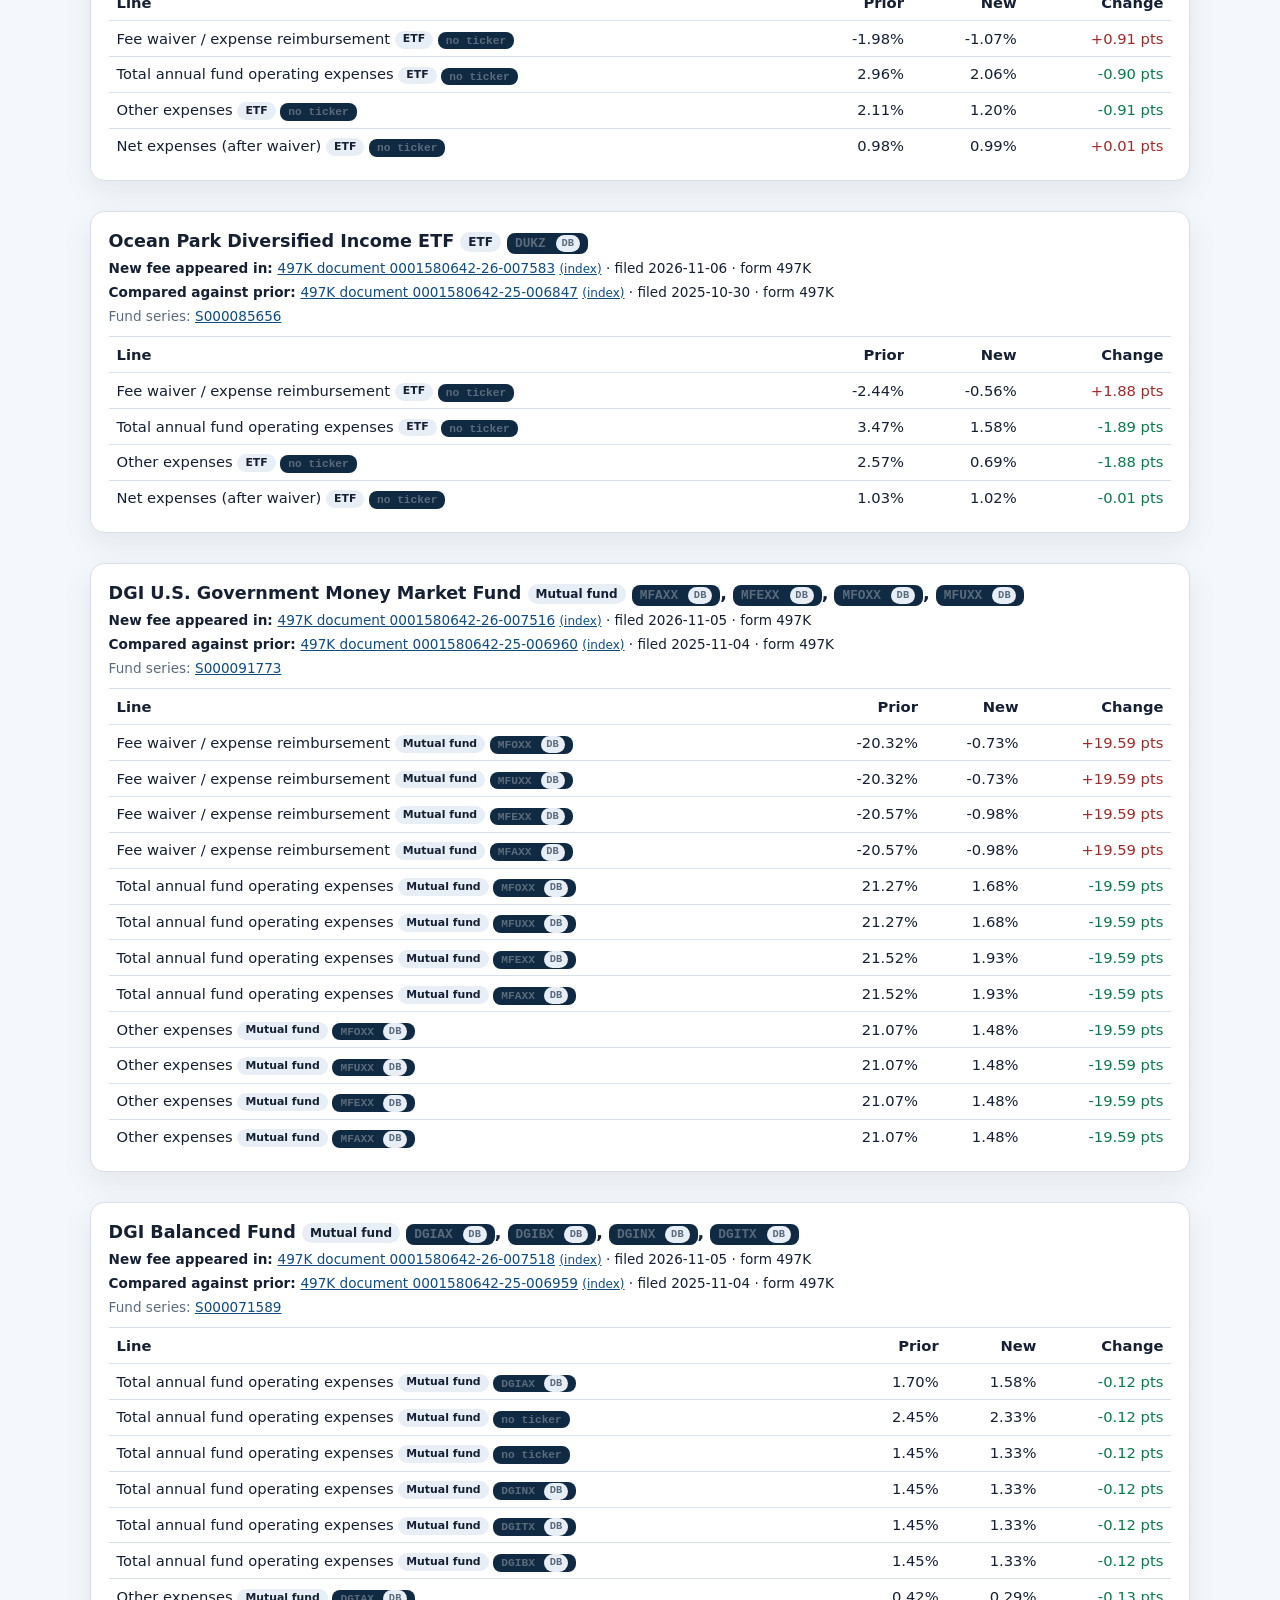
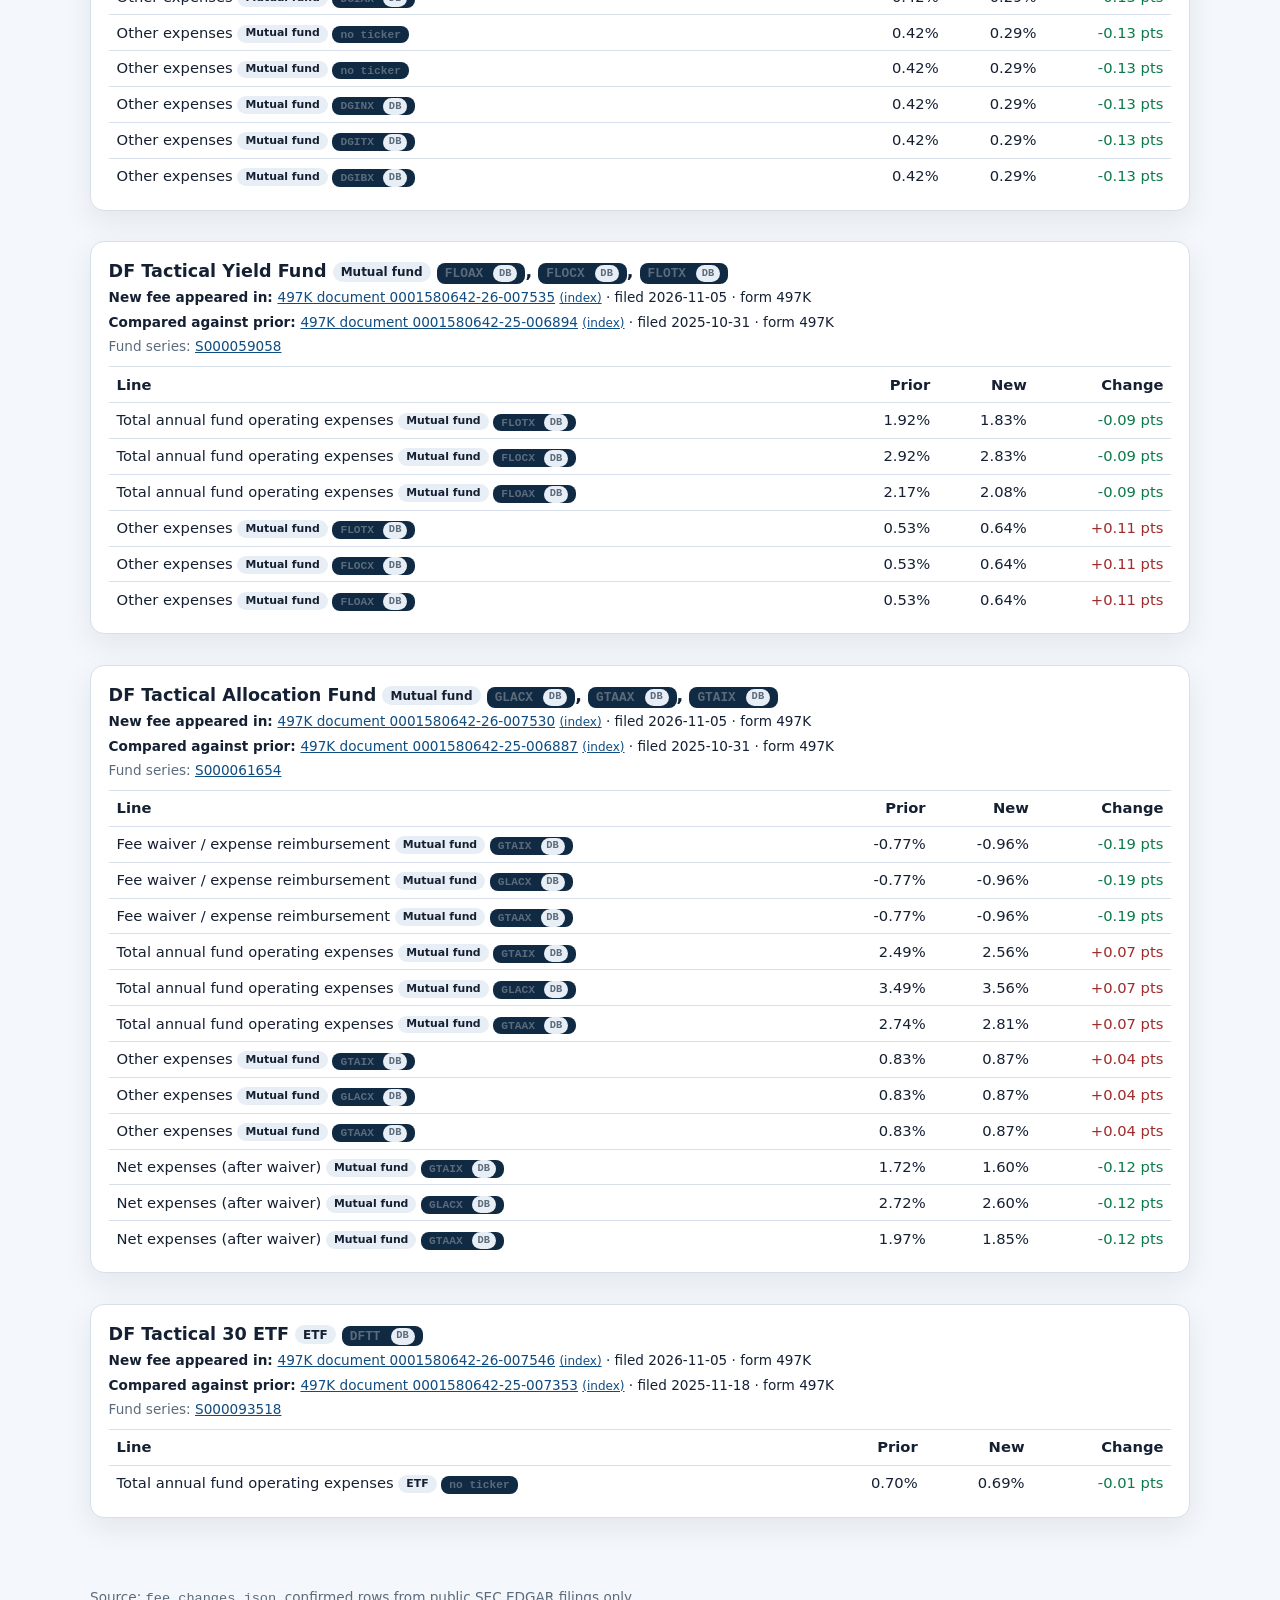
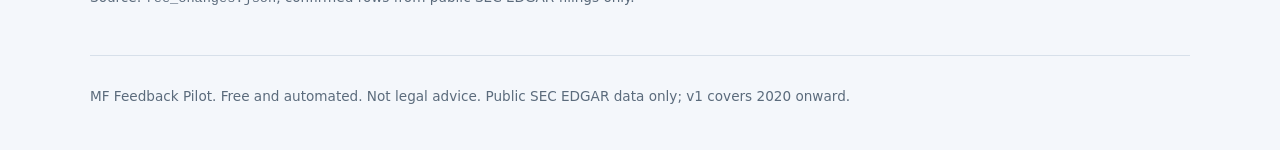
<file: fees.html>
<!DOCTYPE html>
<html lang="en">
<head>
  <meta charset="utf-8">
  <meta name="viewport" content="width=device-width, initial-scale=1">
  <meta name="description" content="Supervised pilot: confirmed fund expense changes between consecutive public SEC EDGAR prospectus filings. Not legal advice.">
  <title>Fee changes (supervised pilot) — MF Feedback Pilot</title>
  <link rel="stylesheet" href="pilot.css?v=20261125-launch">
  <link rel="stylesheet" href="fees.css?v=20261125-dbtick">
  <link rel="stylesheet" href="site.css?v=20261125-fees">
</head>
<body>
  <a class="sr-only" href="#fees">Skip to fee changes</a>
  <!-- site-chrome:header -->
<header class="site-header">
  <nav class="site-nav" aria-label="Pilot pages">
    <a class="site-brand" href="index.html">MF Feedback Pilot</a>
    <a href="index.html">Names rule</a>
    <a href="rules.html">Rules (sample)</a>
    <a href="priorities.html">Free guide</a>
    <a href="family-contacts.html">Family contacts</a>
    <a href="coverage.html">Coverage</a>
    <a href="fees.html" aria-current="page">Fee changes</a>
    <a href="etf.html">MF to ETF</a>
  </nav>
  <p class="site-banner" role="note">Not legal advice. Public SEC EDGAR data only. v1 covers filings from 2020 onward only. Built automatically from filings; check the linked SEC document.</p>
</header>
<!-- /site-chrome:header -->
  <main class="wrap">
    <header class="hero">
      <div class="hero-card">
        <p class="pilot-disclaimer">Supervised pilot</p>
        <h1>Fee changes</h1>
        <p>
          Changes in fund expense-table lines between a fund's new prospectus filing and its
          prior one about a year earlier. Only changes confirmed by hand against both filings
          are shown. Values are percent of net assets, as filed.
        </p>
        <dl id="fees-meta" class="names-meta"></dl>
      </div>
    </header>
<!-- site-chrome:accuracy -->
<p class="accuracy-status" data-accuracy="supervised">Accuracy: supervised pilot. Every change shown was checked by hand against the fee tables of both filings; unconfirmed rows are not published. Not graded on a random sample, and not complete: filings without a single Series ID are skipped.</p>
<!-- /site-chrome:accuracy -->

    <p id="status" class="notice info" role="status">Loading fee changes…</p>
    <section id="fees" class="results" aria-live="polite" aria-label="Fee changes by fund"></section>

    <footer class="footer">
      <p>Source: <code>fee_changes.json</code>, confirmed rows from public SEC EDGAR filings only.</p>
    </footer>
  </main>
<!-- site-chrome:footer -->
<footer class="site-footer"><p>MF Feedback Pilot. Free and automated. Not legal advice. Public SEC EDGAR data only; v1 covers 2020 onward.</p></footer>
<script src="site.js?v=20261125-links" defer></script>
<!-- /site-chrome:footer -->
  <script src="fees.js?v=20261125-dbtick" defer></script>
</body>
</html>
</file>
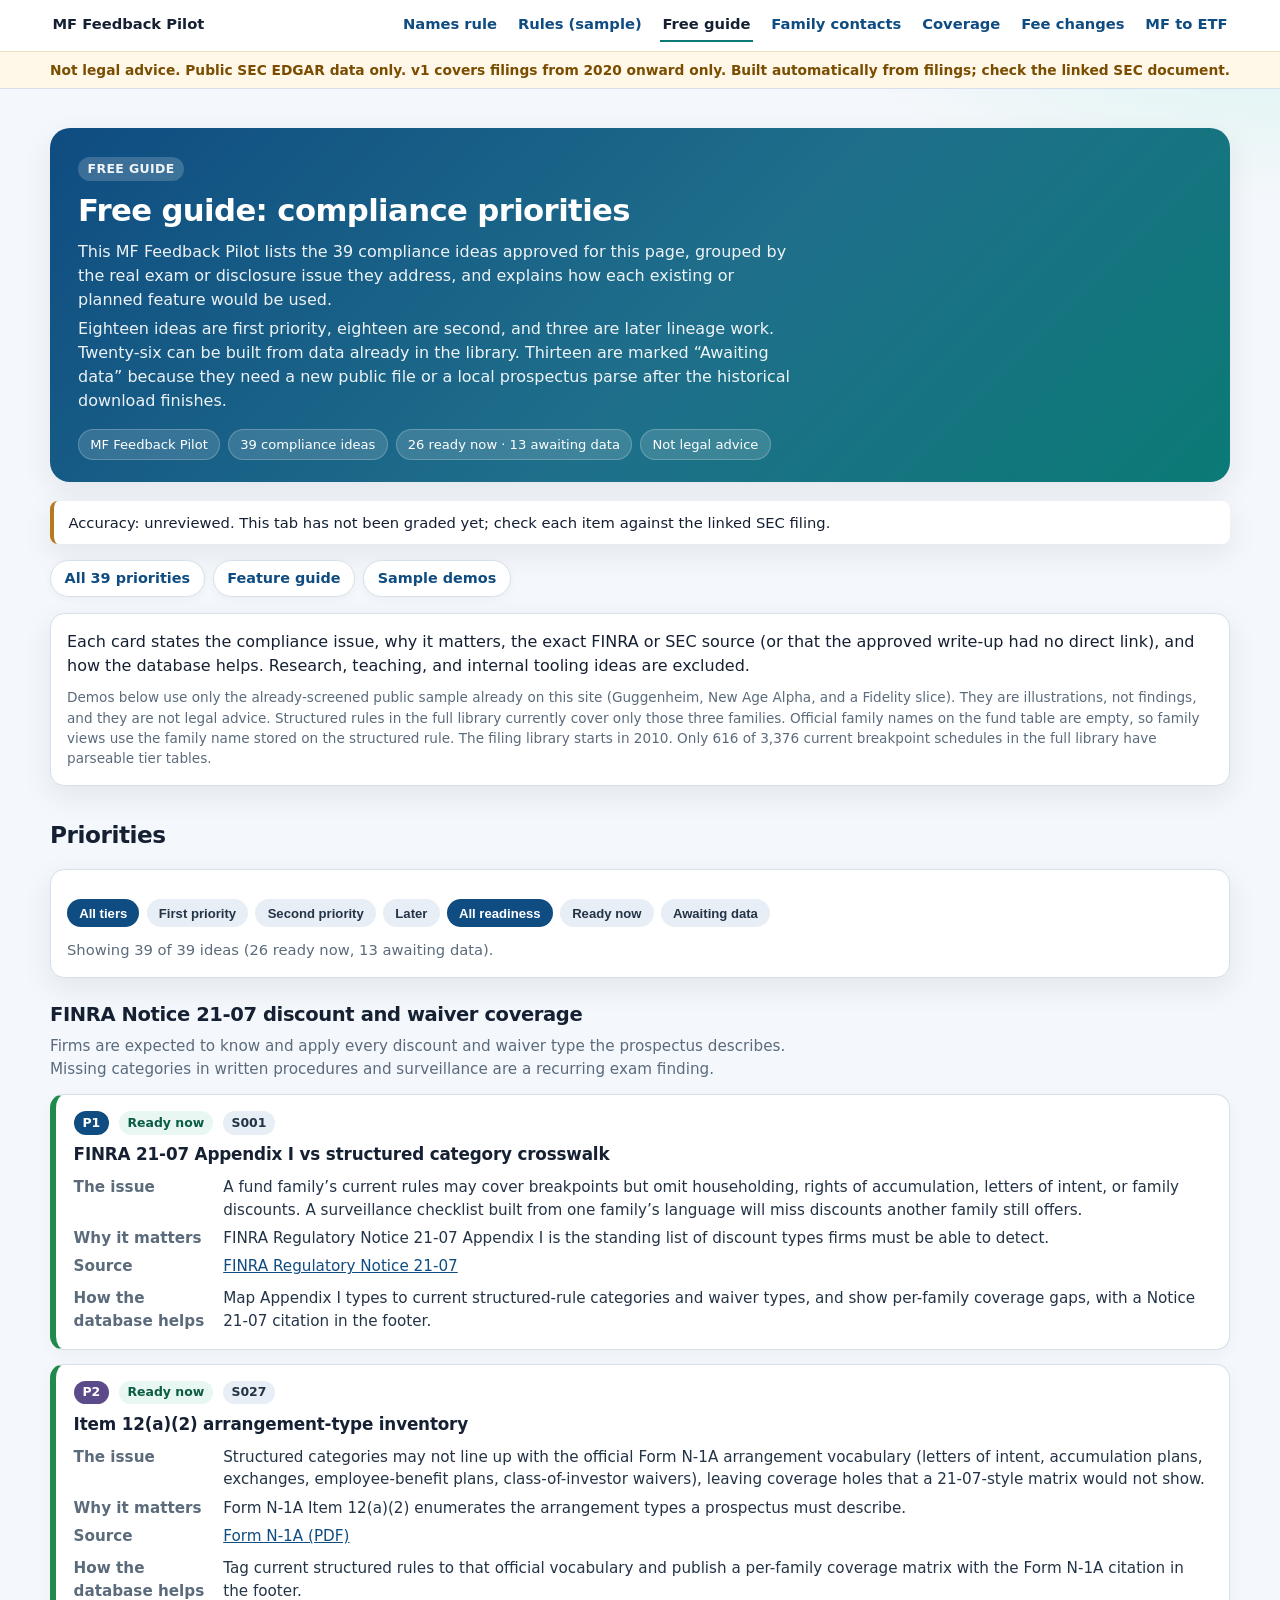
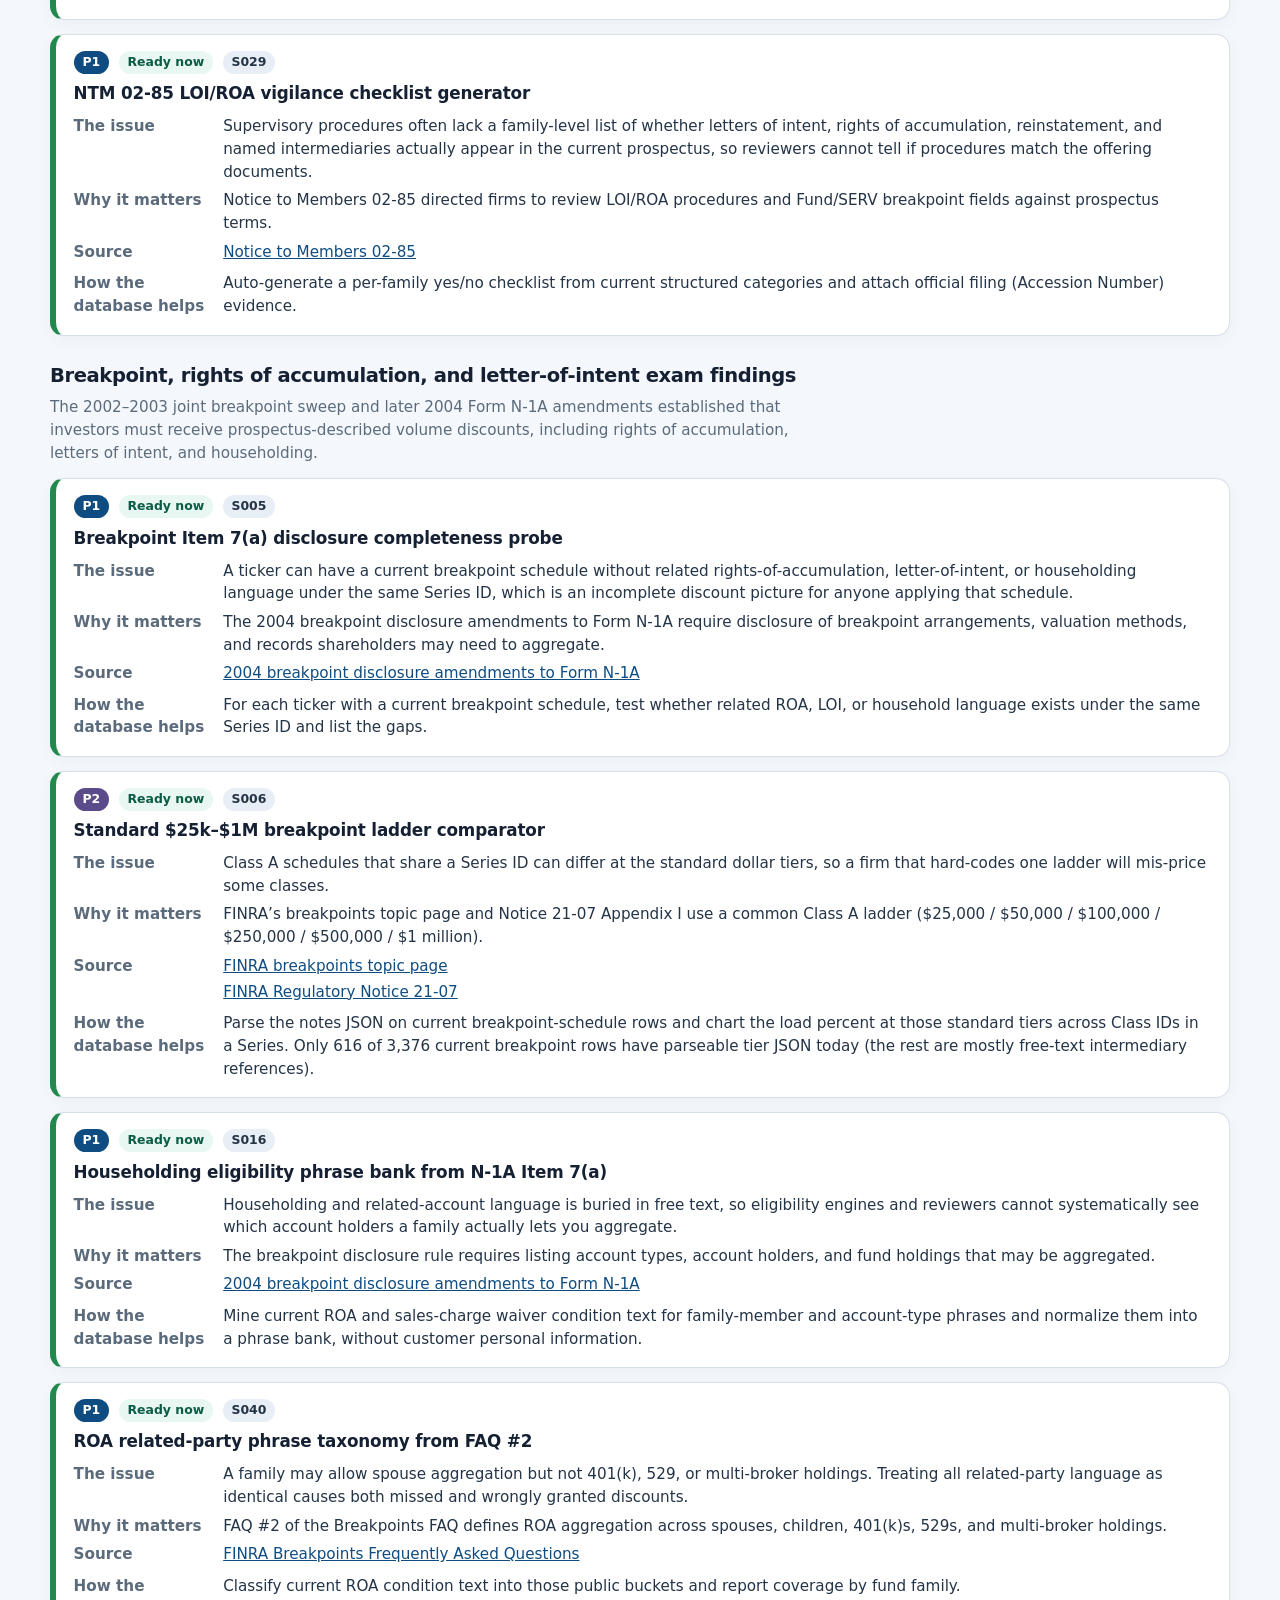
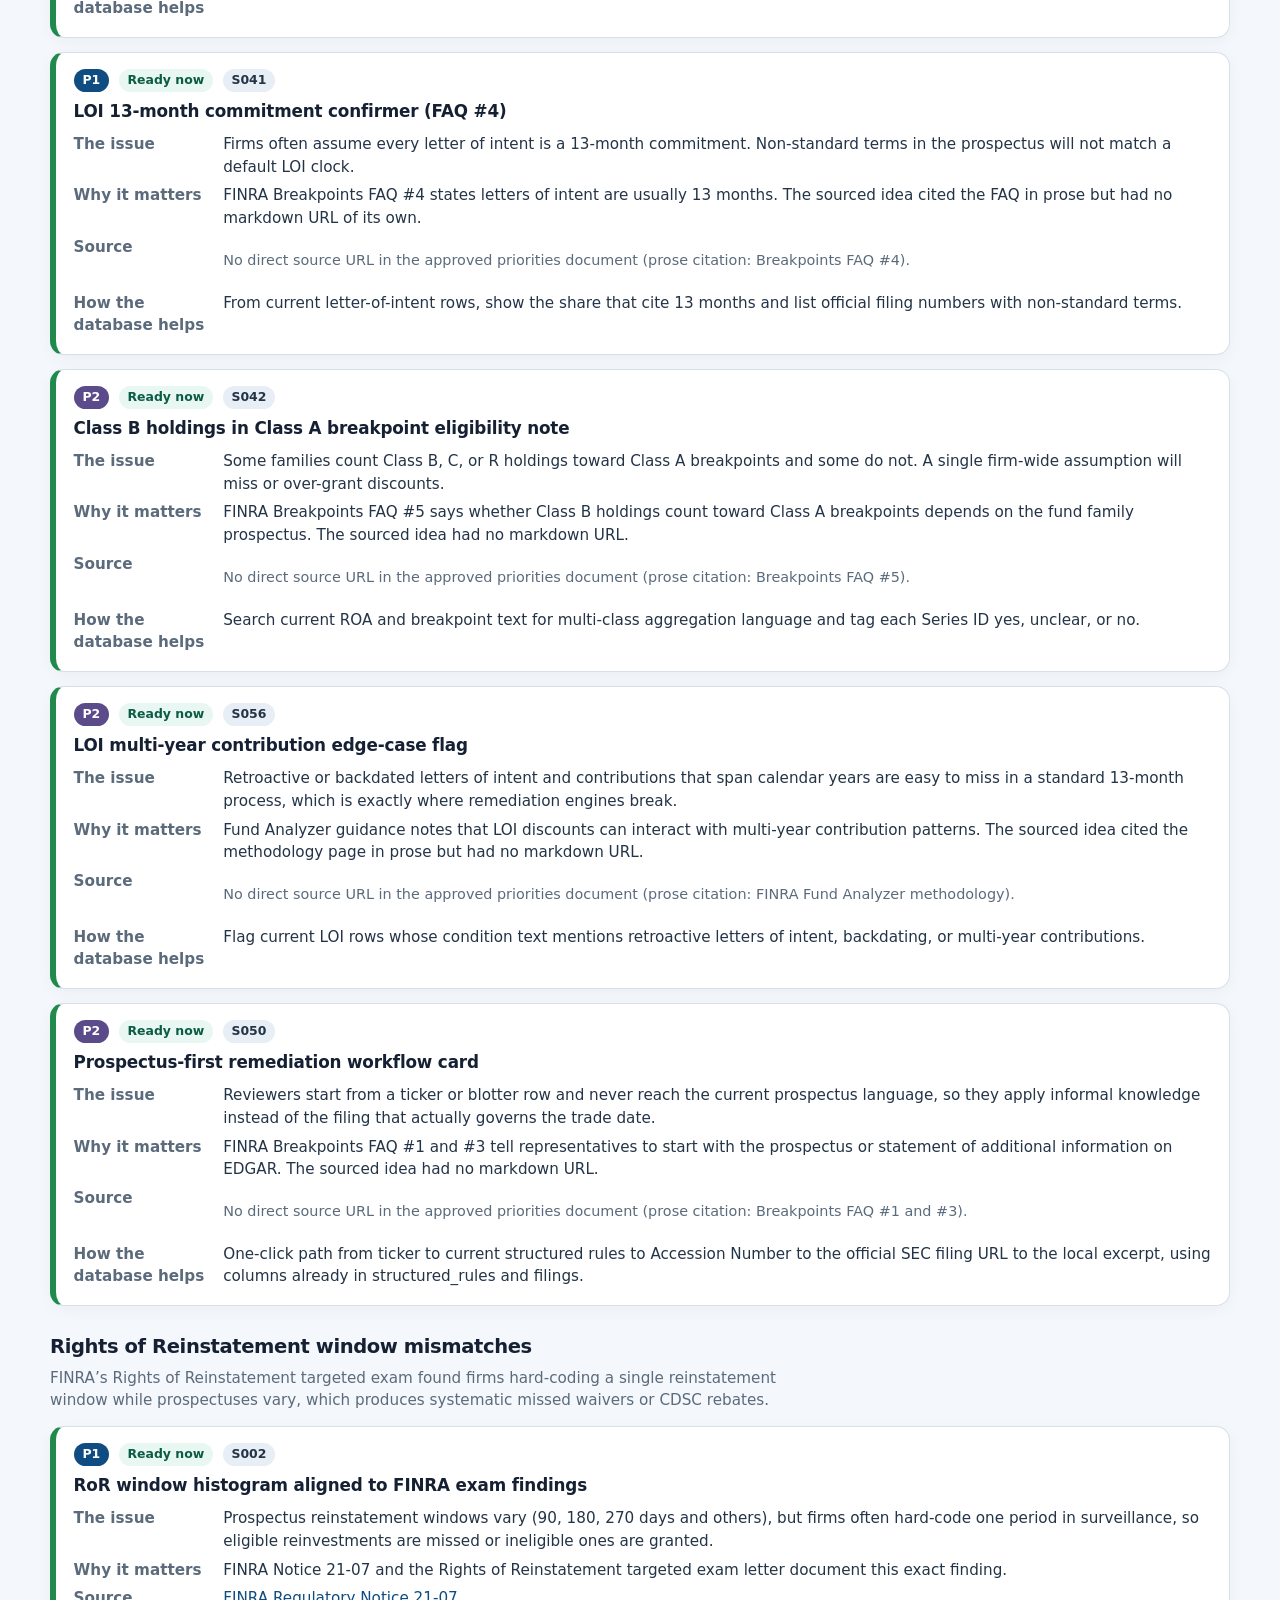
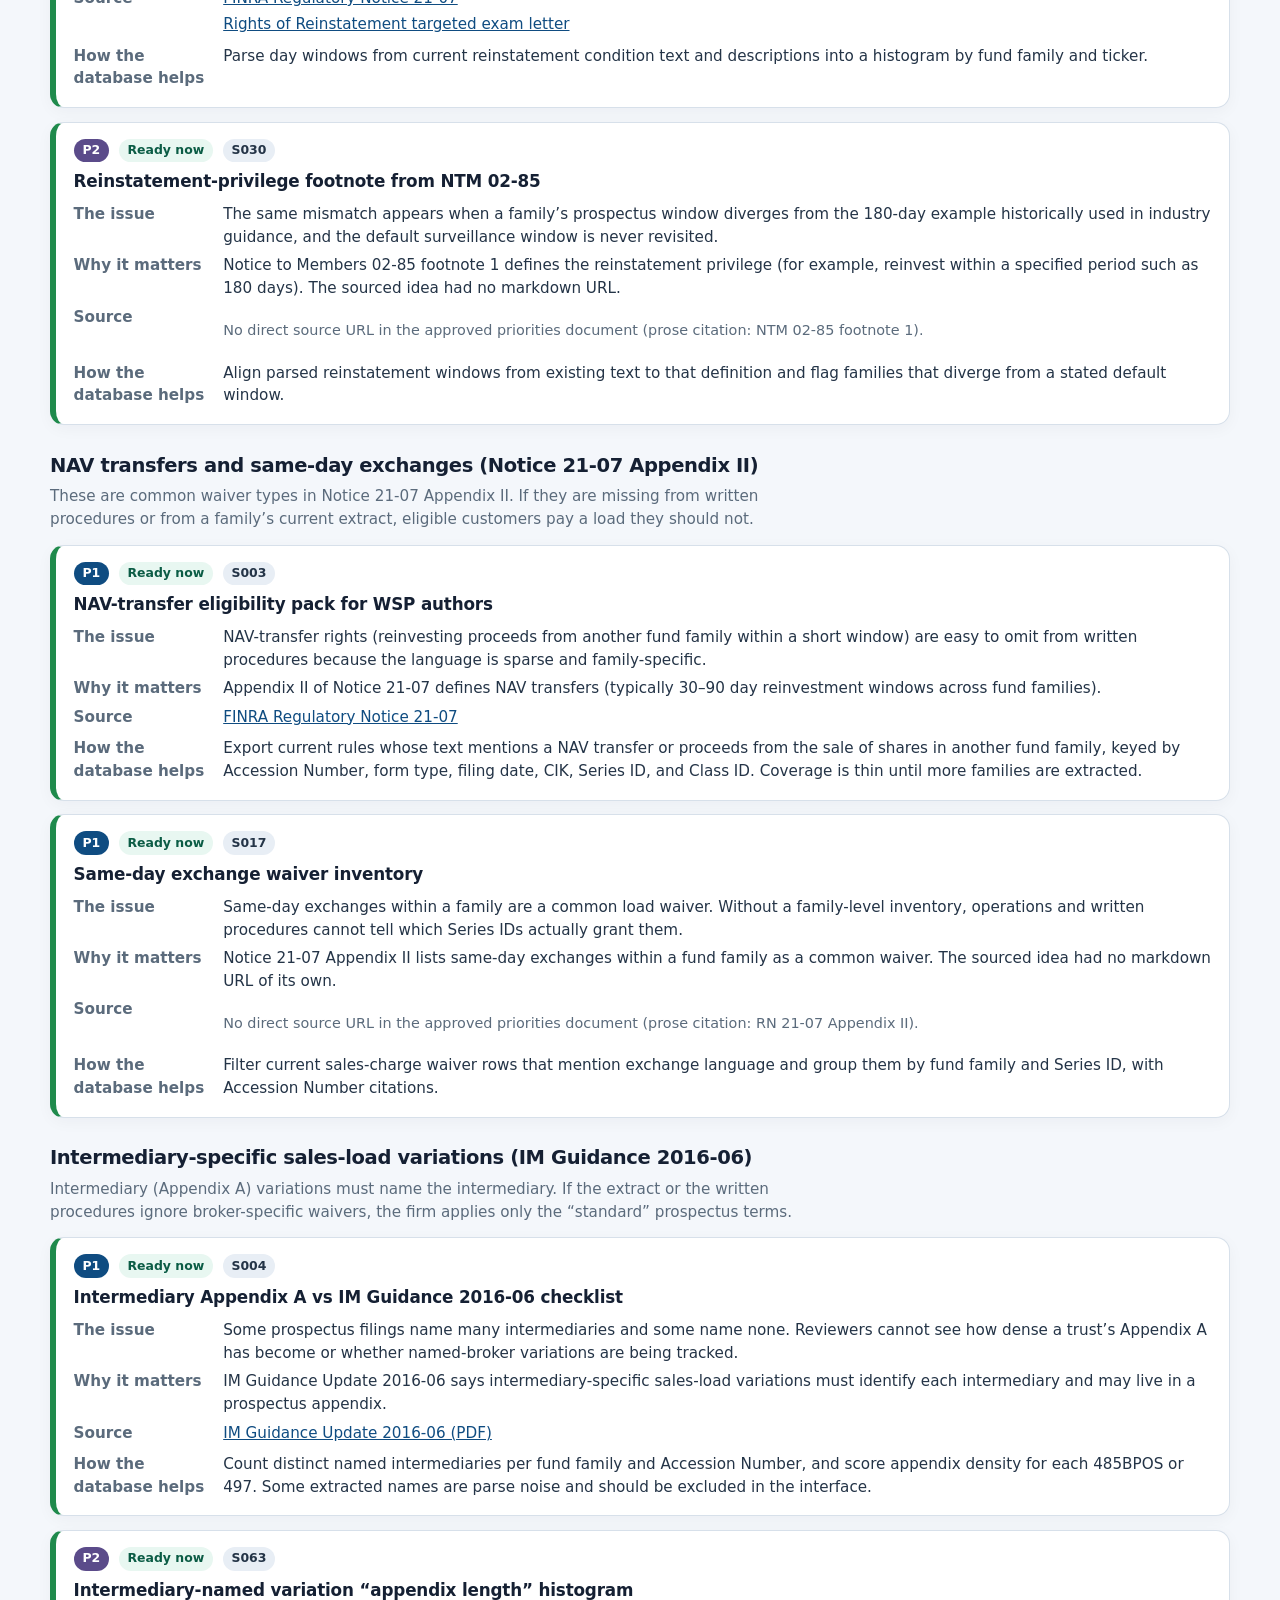
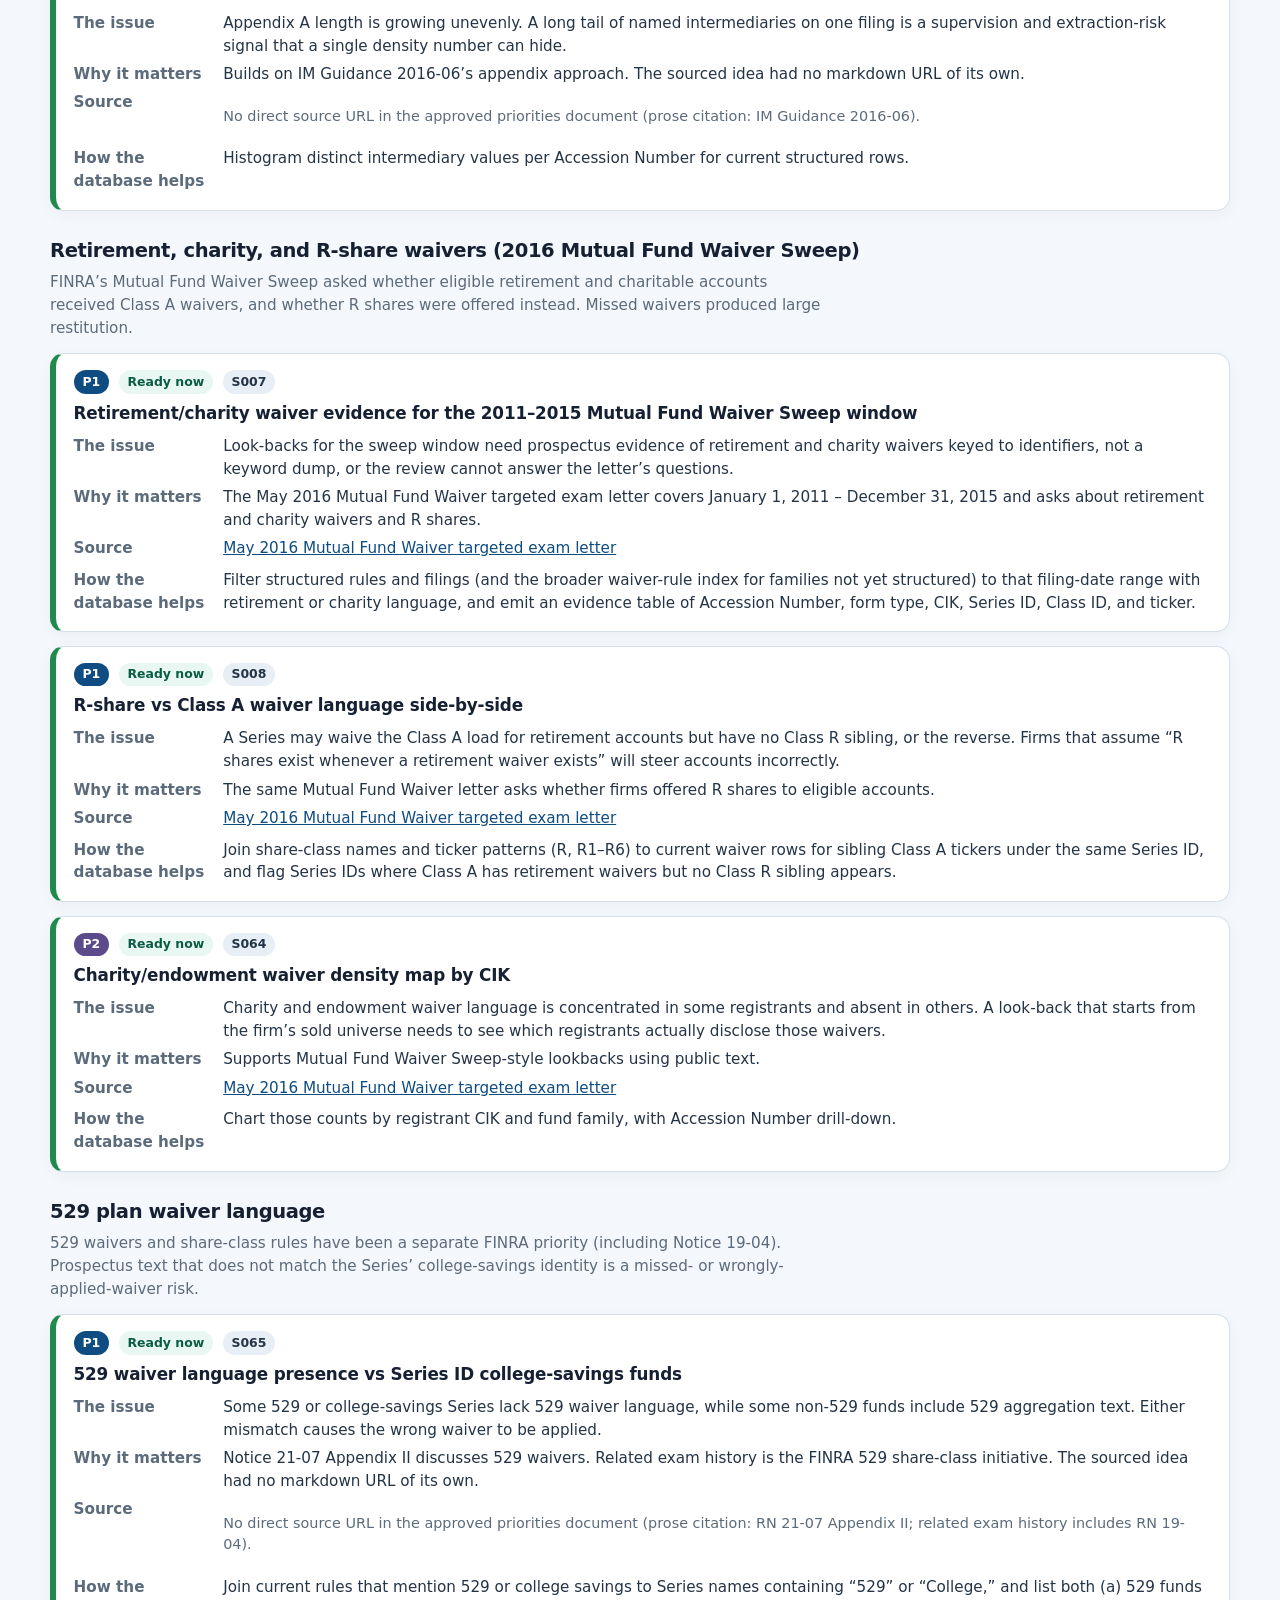
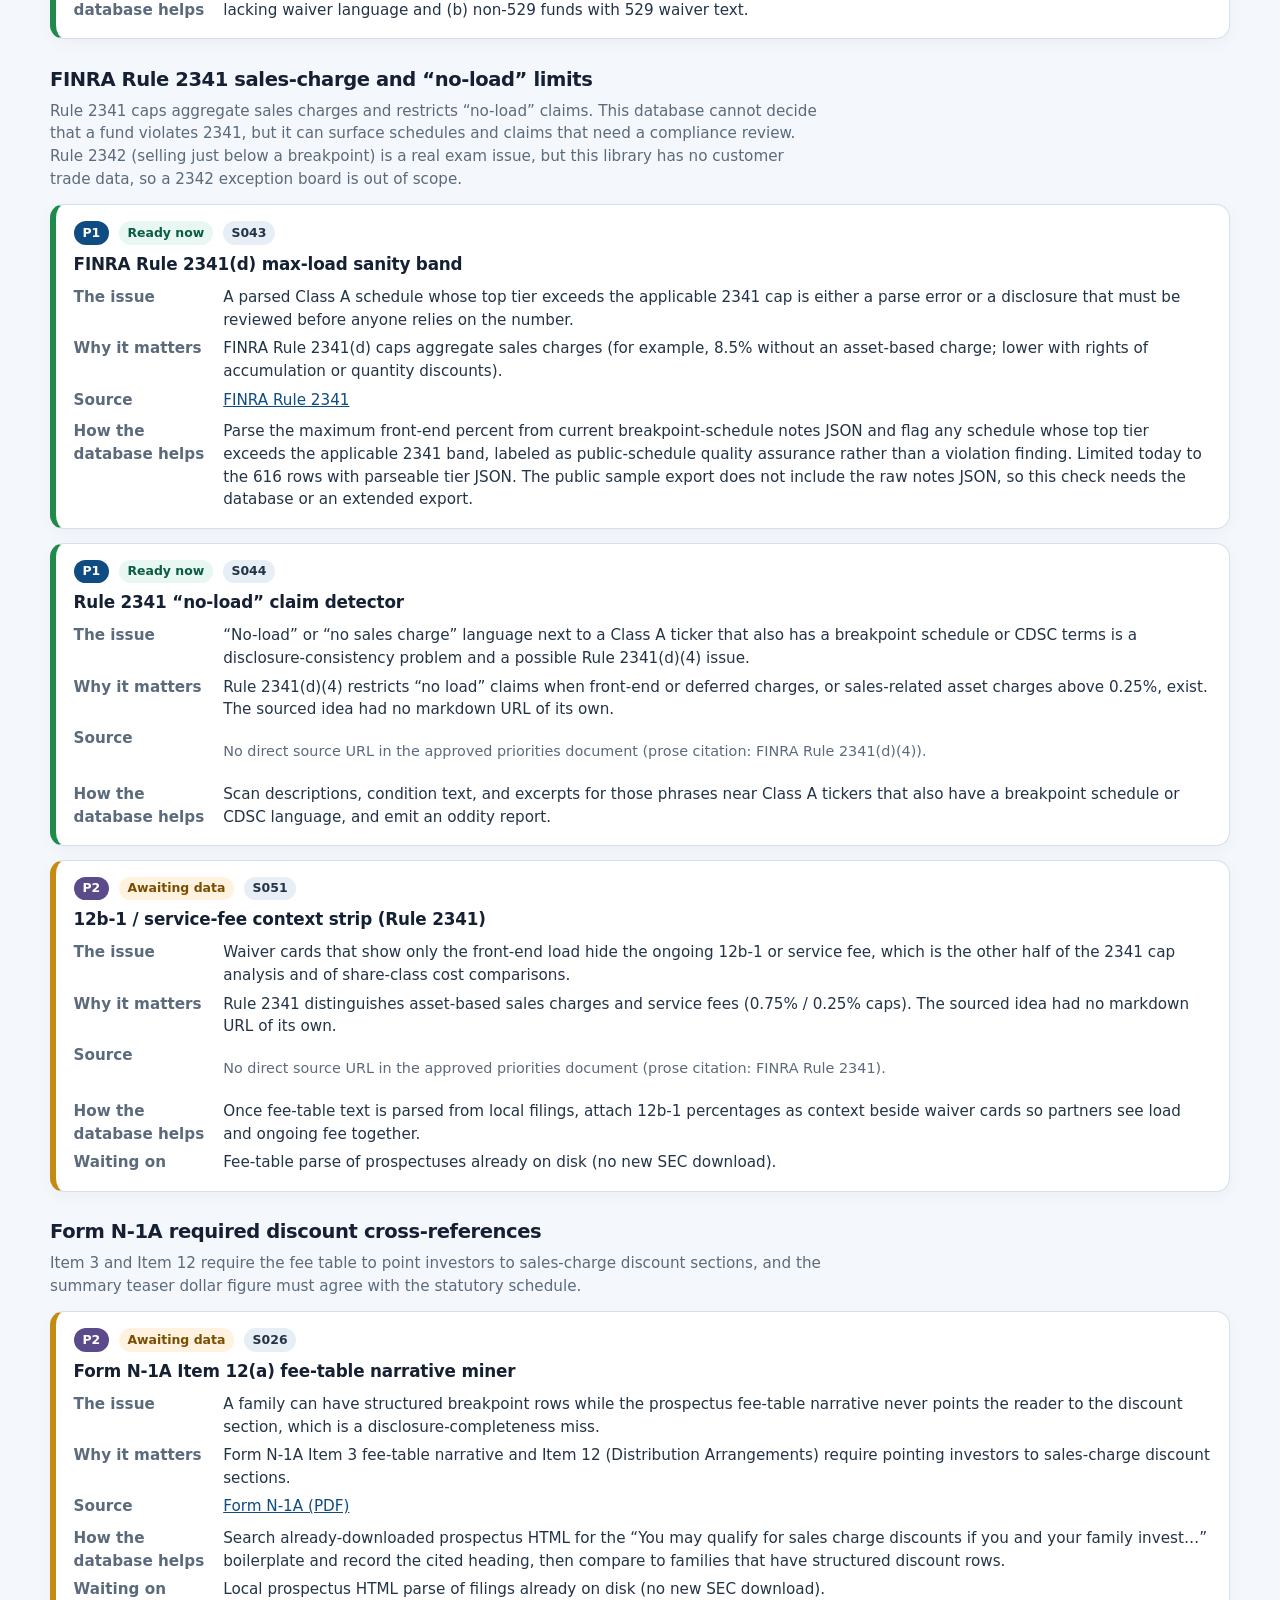
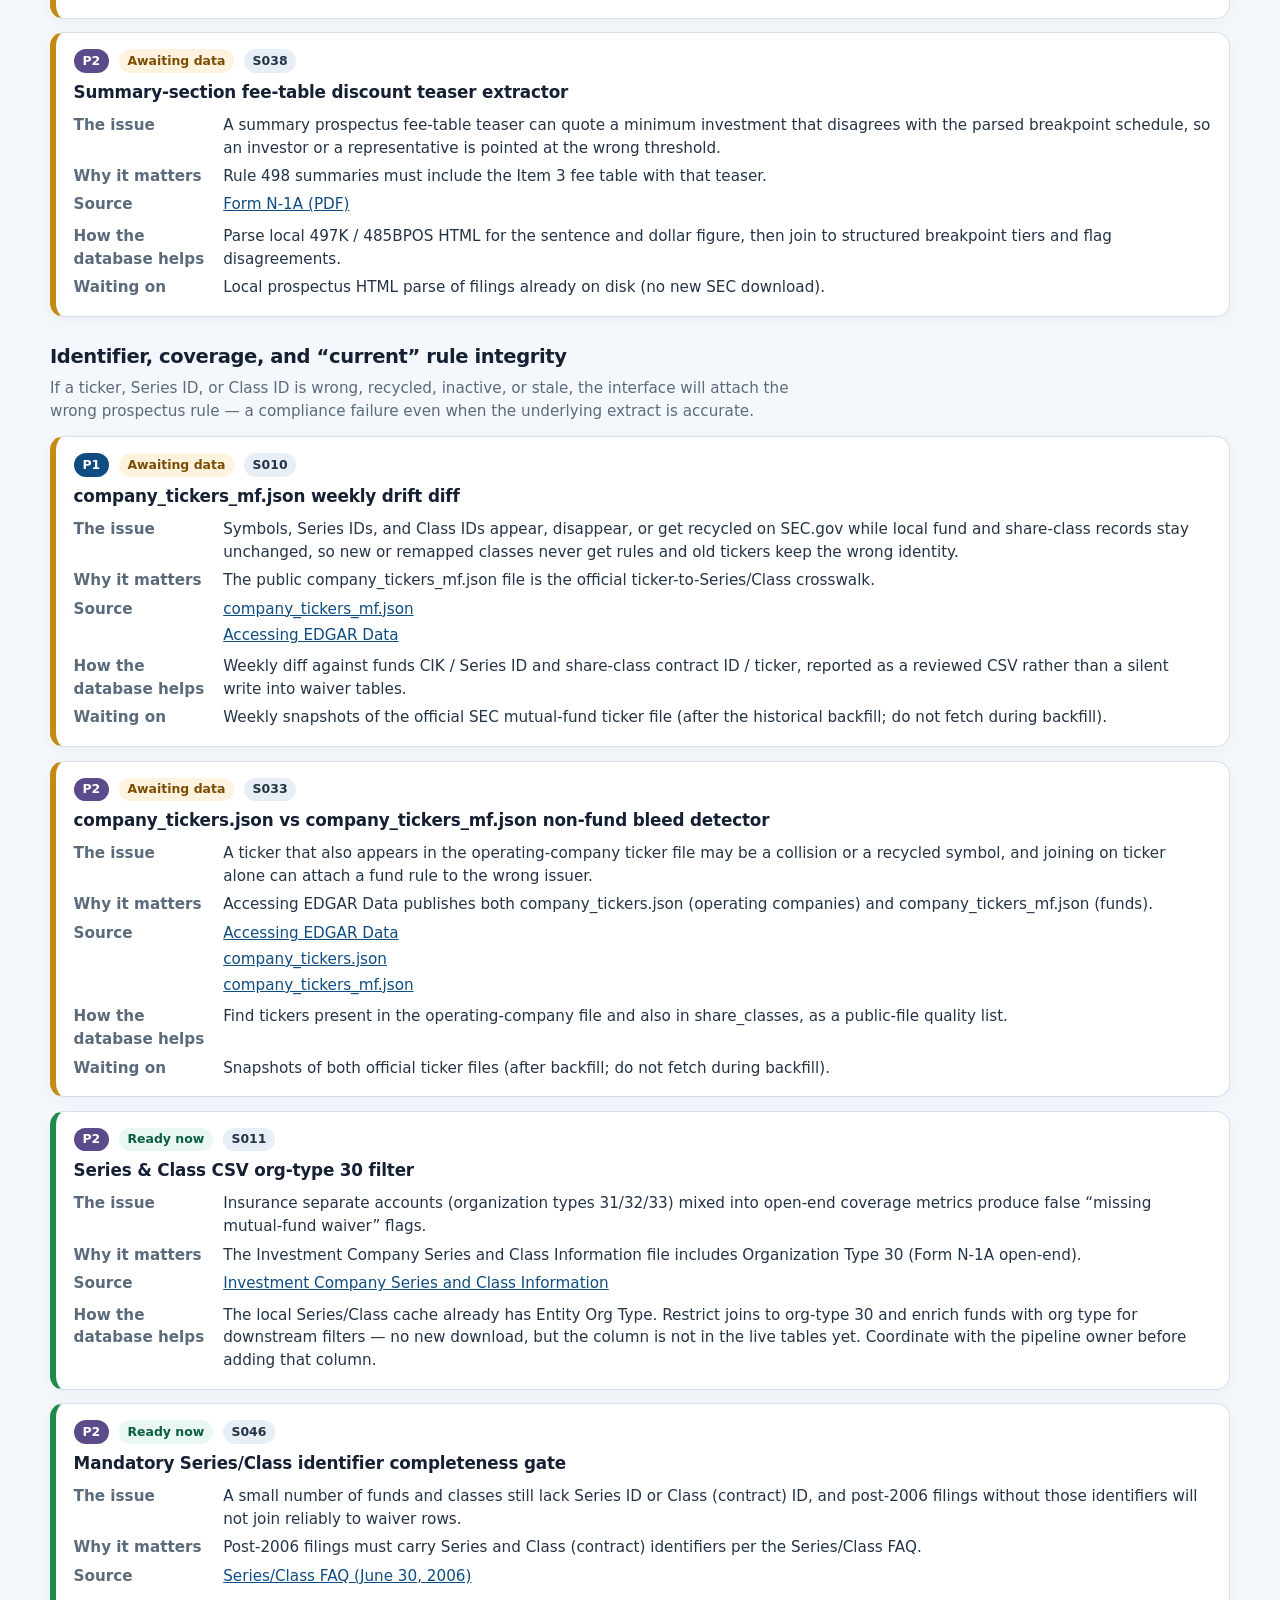
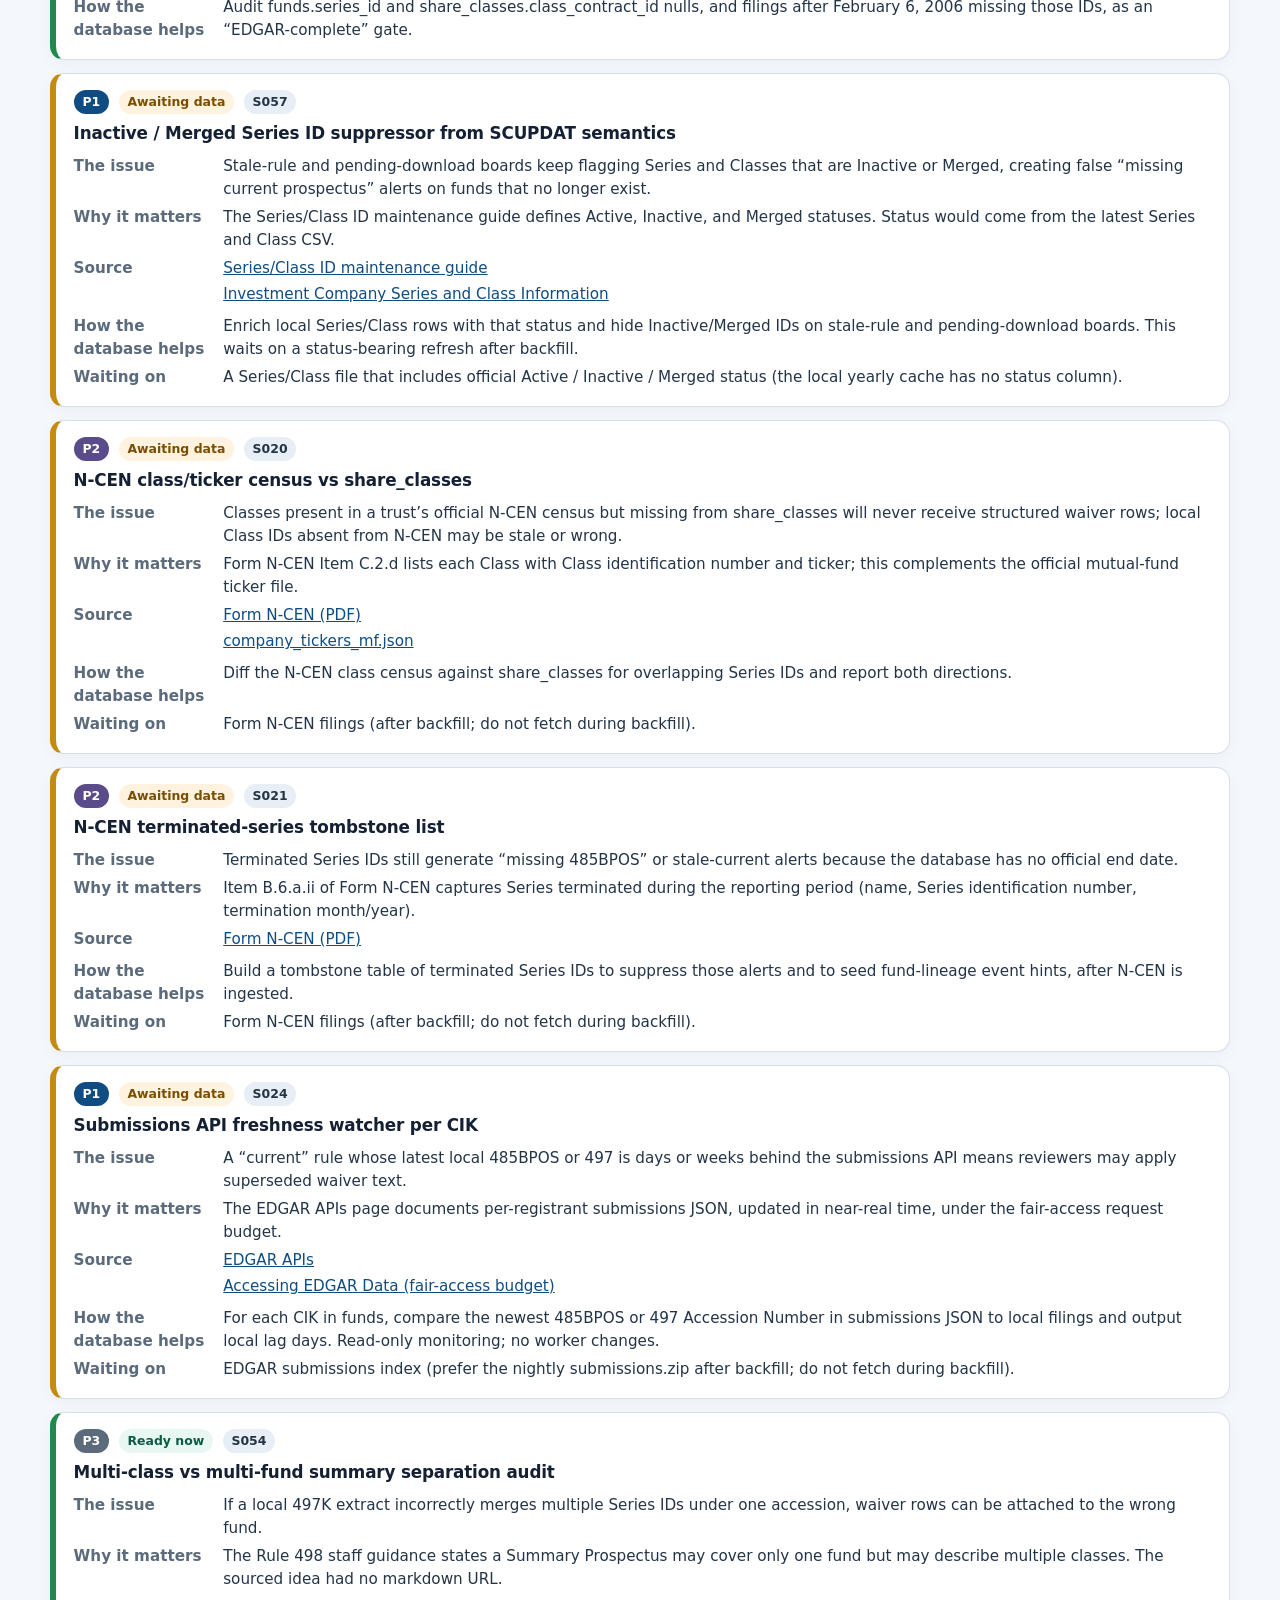
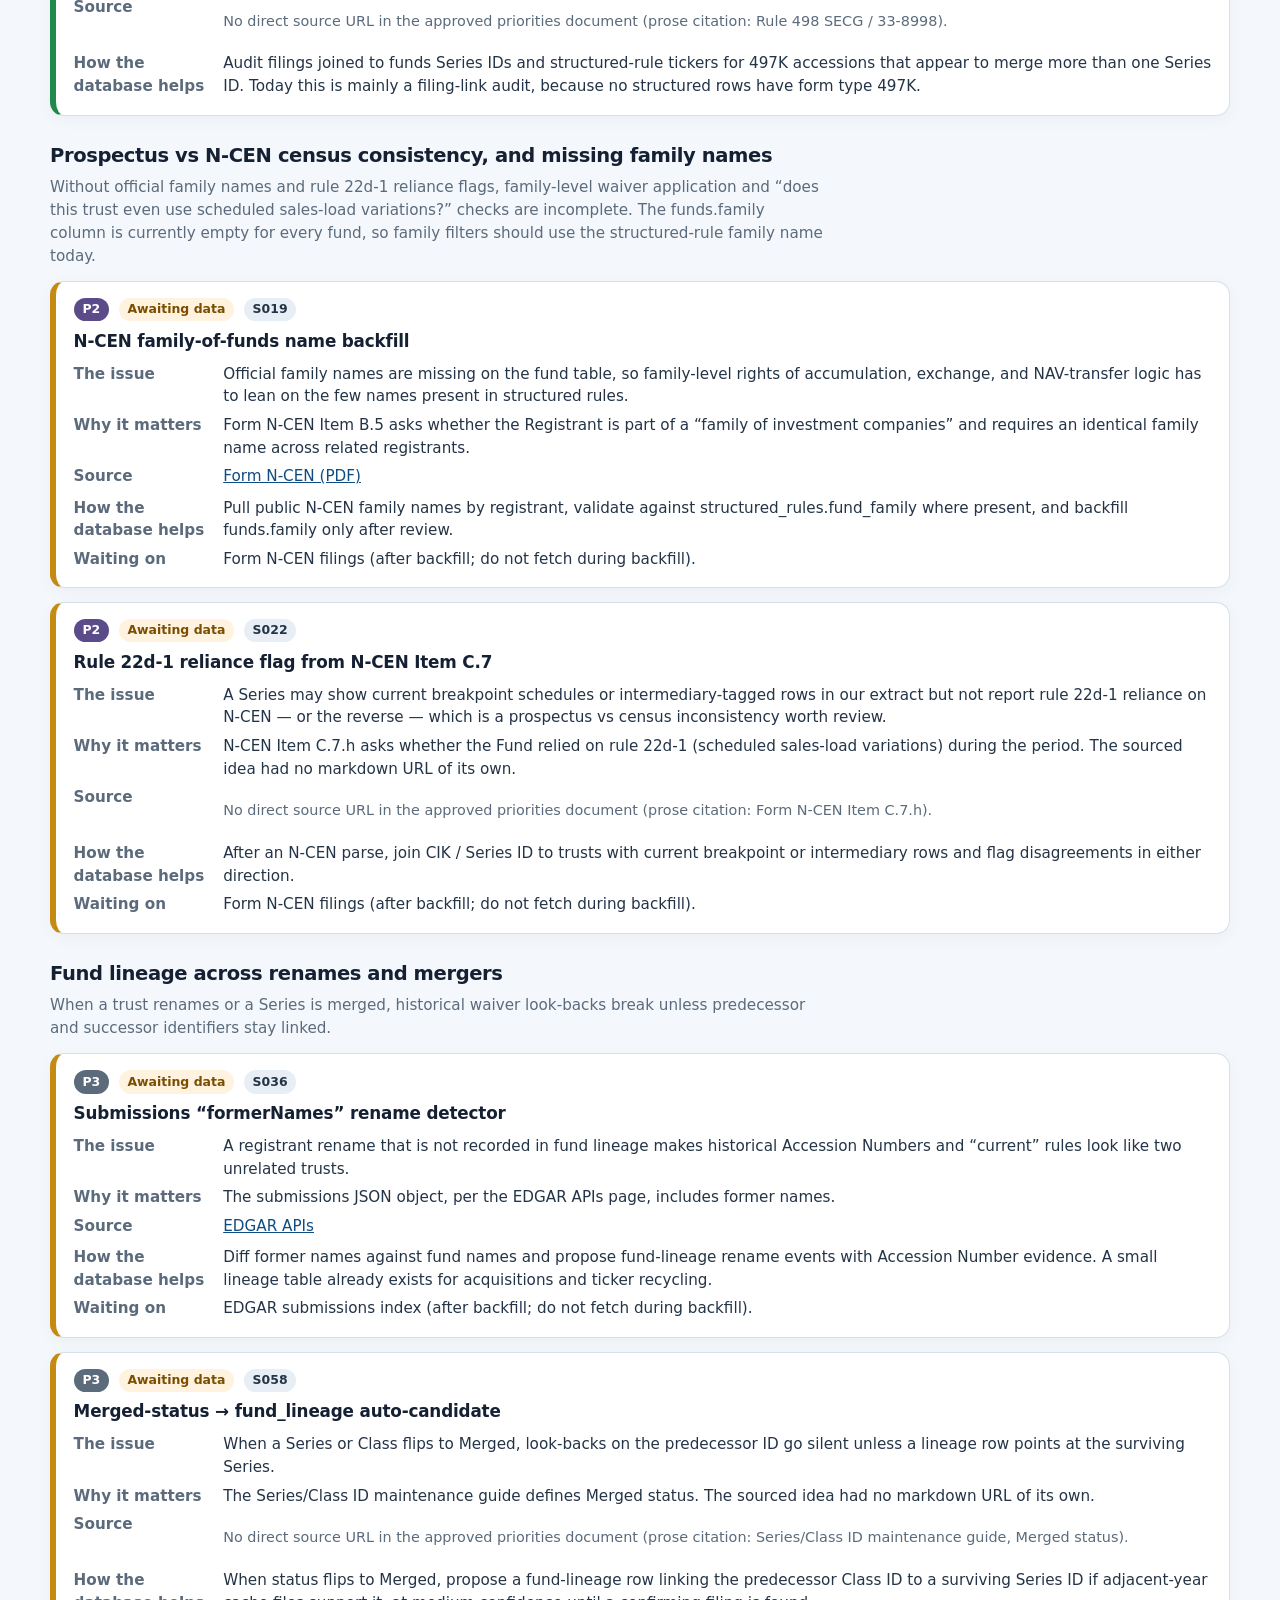
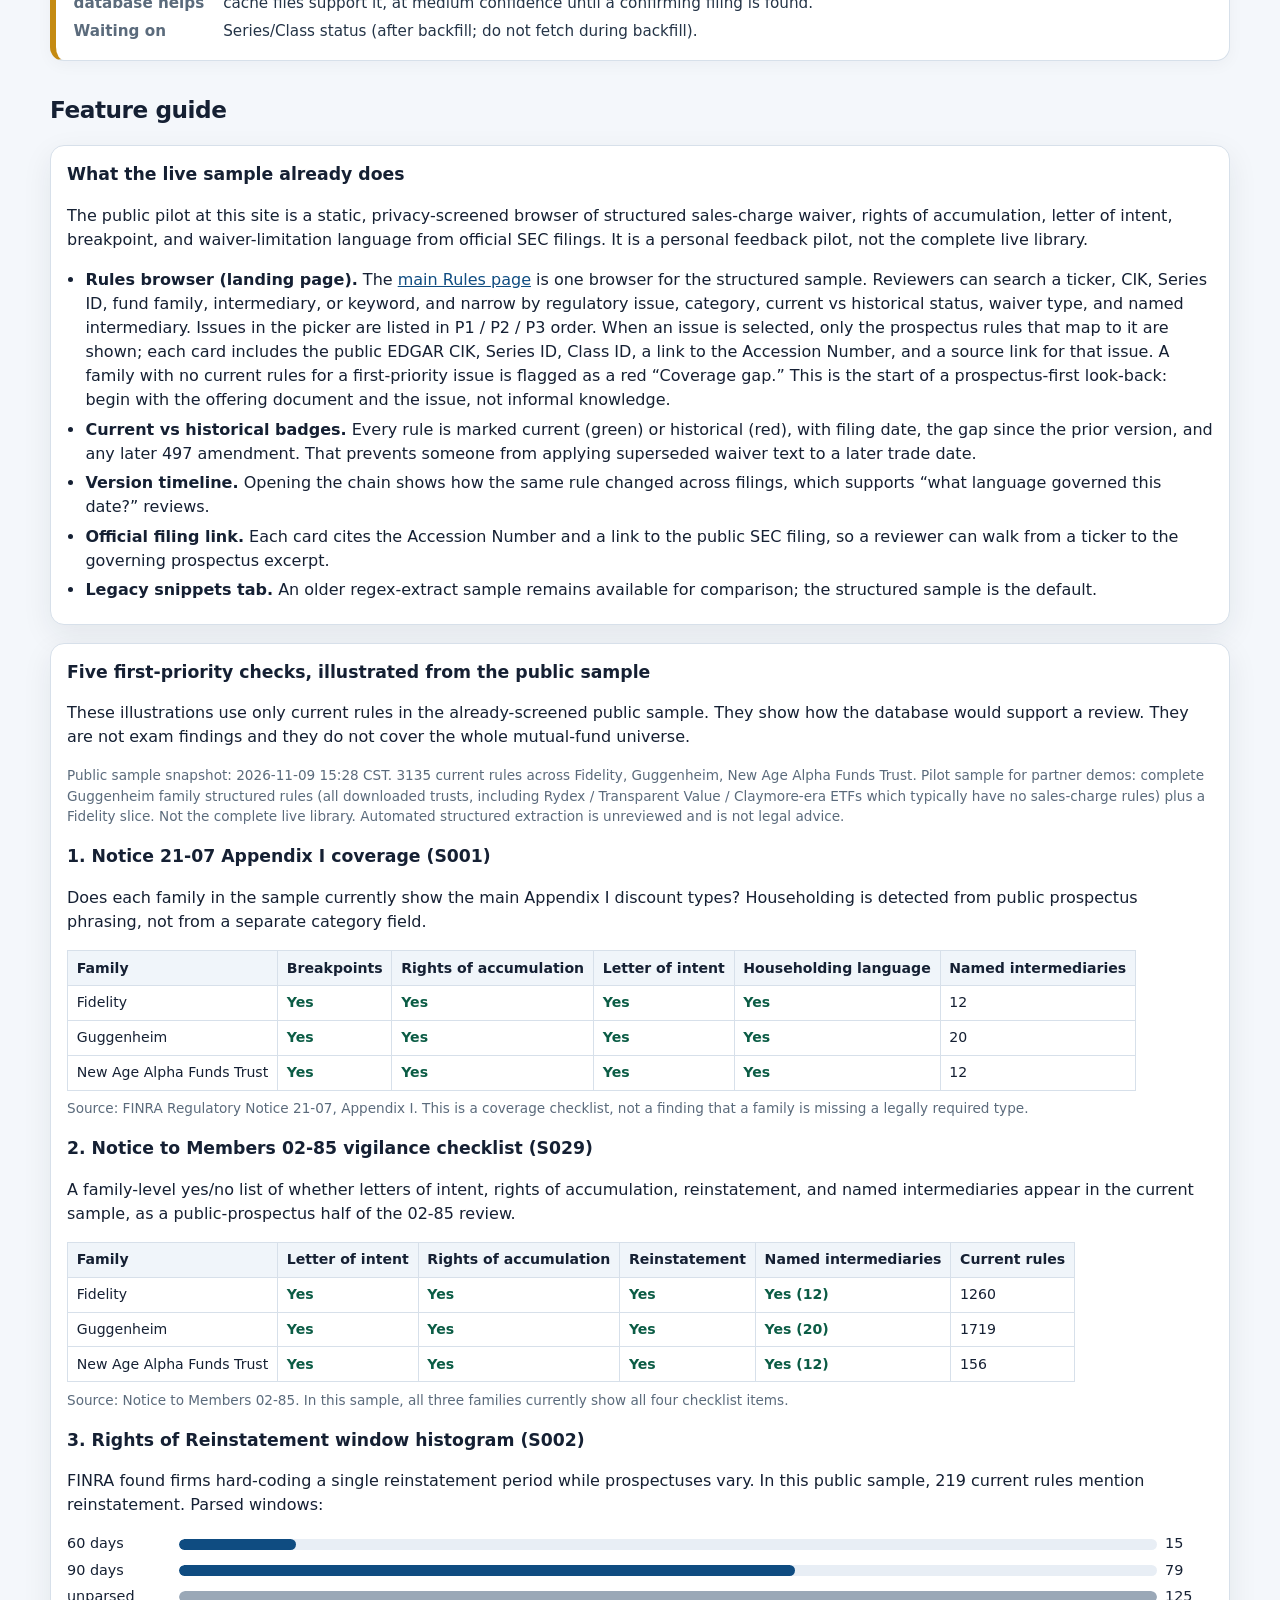
<file: priorities.html>
<!DOCTYPE html>
<html lang="en" data-asset-version="20261110-unified">
<head>
  <meta charset="utf-8">
  <meta name="viewport" content="width=device-width, initial-scale=1">
  <meta name="description" content="MF Feedback Pilot of mutual-fund compliance priorities and a feature guide. Public EDGAR sample only; not legal advice.">
  <title>Free guide: compliance priorities — MF Feedback Pilot</title>
  <link rel="stylesheet" href="pilot.css?v=20261125-launch">
  <link rel="stylesheet" href="priorities.css?v=20261110-unified">
  <link rel="stylesheet" href="site.css?v=20261125-fees">
</head>
<body>
  <a class="sr-only" href="#priorities">Skip to priorities</a>
  <!-- site-chrome:header -->
<header class="site-header">
  <nav class="site-nav" aria-label="Pilot pages">
    <a class="site-brand" href="index.html">MF Feedback Pilot</a>
    <a href="index.html">Names rule</a>
    <a href="rules.html">Rules (sample)</a>
    <a href="priorities.html" aria-current="page">Free guide</a>
    <a href="family-contacts.html">Family contacts</a>
    <a href="coverage.html">Coverage</a>
    <a href="fees.html">Fee changes</a>
    <a href="etf.html">MF to ETF</a>
  </nav>
  <p class="site-banner" role="note">Not legal advice. Public SEC EDGAR data only. v1 covers filings from 2020 onward only. Built automatically from filings; check the linked SEC document.</p>
</header>
<!-- /site-chrome:header -->
  <main class="wrap">
    <header class="hero">
      <div class="hero-card">
        <p class="pilot-disclaimer">Free guide</p>
        <h1>Free guide: compliance priorities</h1>
        <p>
          This MF Feedback Pilot lists the 39 compliance ideas approved for this page,
          grouped by the real exam or disclosure issue they address, and explains how each
          existing or planned feature would be used.
        </p>
        <p>
          Eighteen ideas are first priority, eighteen are second, and three are later
          lineage work. Twenty-six can be built from data already in the library.
          Thirteen are marked “Awaiting data” because they need a new public file or a
          local prospectus parse after the historical download finishes.
        </p>
        <div class="badge-row" aria-hidden="true">
          <span class="badge">MF Feedback Pilot</span>
          <span class="badge">39 compliance ideas</span>
          <span class="badge">26 ready now · 13 awaiting data</span>
          <span class="badge">Not legal advice</span>
        </div>
      </div>
    </header>
<!-- site-chrome:accuracy -->
<p class="accuracy-status" data-accuracy="unreviewed">Accuracy: unreviewed. This tab has not been graded yet; check each item against the linked SEC filing.</p>
<!-- /site-chrome:accuracy -->

    <nav class="page-jump" aria-label="On this page">
      <a href="#priorities">All 39 priorities</a>
      <a href="#feature-guide">Feature guide</a>
      <a href="#demos">Sample demos</a>
    </nav>

    <section class="panel" aria-label="How to read this page">
      <p style="margin:0 0 0.6rem">
        Each card states the compliance issue, why it matters, the exact FINRA or SEC
        source (or that the approved write-up had no direct link), and how the database
        helps. Research, teaching, and internal tooling ideas are excluded.
      </p>
      <p class="tiny" style="margin:0">
        Demos below use only the already-screened public sample already on this site
        (Guggenheim, New Age Alpha, and a Fidelity slice). They are illustrations, not
        findings, and they are not legal advice. Structured rules in the full library
        currently cover only those three families. Official family names on the fund
        table are empty, so family views use the family name stored on the structured rule.
        The filing library starts in 2010. Only 616 of 3,376 current breakpoint schedules
        in the full library have parseable tier tables.
      </p>
    </section>

    <h2 id="priorities" class="section-title">Priorities</h2>
    <section class="panel" aria-label="Filter priorities">
      <div class="filter-bar" id="filterBar" role="group" aria-label="Filter by tier or readiness"></div>
      <p class="counts-line" id="priorityCounts">Loading priorities…</p>
    </section>
    <div id="priorityList"></div>

    <h2 id="feature-guide" class="section-title">Feature guide</h2>
    <section class="panel guide-block" aria-labelledby="existing-title">
      <h3 id="existing-title">What the live sample already does</h3>
      <p>
        The public pilot at this site is a static, privacy-screened browser of structured
        sales-charge waiver, rights of accumulation, letter of intent, breakpoint, and
        waiver-limitation language from official SEC filings. It is a personal feedback pilot, not
        the complete live library.
      </p>
      <ul class="feature-list">
        <li><strong>Rules browser (landing page).</strong> The <a href="index.html">main Rules page</a> is one browser for the structured sample. Reviewers can search a ticker, CIK, Series ID, fund family, intermediary, or keyword, and narrow by regulatory issue, category, current vs historical status, waiver type, and named intermediary. Issues in the picker are listed in P1 / P2 / P3 order. When an issue is selected, only the prospectus rules that map to it are shown; each card includes the public EDGAR CIK, Series ID, Class ID, a link to the Accession Number, and a source link for that issue. A family with no current rules for a first-priority issue is flagged as a red “Coverage gap.” This is the start of a prospectus-first look-back: begin with the offering document and the issue, not informal knowledge.</li>
        <li><strong>Current vs historical badges.</strong> Every rule is marked current (green) or historical (red), with filing date, the gap since the prior version, and any later 497 amendment. That prevents someone from applying superseded waiver text to a later trade date.</li>
        <li><strong>Version timeline.</strong> Opening the chain shows how the same rule changed across filings, which supports “what language governed this date?” reviews.</li>
        <li><strong>Official filing link.</strong> Each card cites the Accession Number and a link to the public SEC filing, so a reviewer can walk from a ticker to the governing prospectus excerpt.</li>
        <li><strong>Legacy snippets tab.</strong> An older regex-extract sample remains available for comparison; the structured sample is the default.</li>
      </ul>
    </section>

    <section class="panel guide-block" id="demos" aria-labelledby="demo-title">
      <h3 id="demo-title">Five first-priority checks, illustrated from the public sample</h3>
      <p>
        These illustrations use only current rules in the already-screened public sample.
        They show how the database would support a review. They are not exam findings
        and they do not cover the whole mutual-fund universe.
      </p>
      <div id="demoRoot">
        <p class="notice info">Loading illustrations from the public sample…</p>
      </div>
    </section>

    <section class="panel guide-block" aria-labelledby="other-title">
      <h3 id="other-title">Other ready-now features, and what still has to wait</h3>
      <p>
        The remaining ready-now ideas on the priorities list — including breakpoint
        completeness by Series ID, the $25,000–$1 million ladder chart, householding
        and related-party phrase banks, retirement and charity evidence for the
        2011–2015 waiver-sweep window, R-share vs Class A sibling checks, 529 language
        mismatches, Rule 2341 schedule quality checks, and identifier completeness —
        can be built from tables already in the library. Series ID, Class ID, and CIK are on each rule card.
        Some remaining checks still need raw breakpoint tier JSON or files that are not
        in this public sample, so those are described on the cards rather than illustrated here.
      </p>
      <p>
        The thirteen “Awaiting data” ideas need something the live tables do not yet
        have: a local fee-table or prospectus HTML parse (no new SEC download), weekly
        official ticker-file snapshots, official Series/Class Active–Inactive–Merged
        status, Form N-CEN, or the EDGAR submissions index. Those should wait until
        the historical download finishes.
      </p>
    </section>

    <footer class="footer">
      <p>
        MF Feedback Pilot. Illustrations are derived from the privacy-screened public
        sample on this site (<code>structured_rules_sample.json</code>).
        Automated extracts are unreviewed and are not legal advice.
      </p>
    </footer>
  </main>
<!-- site-chrome:footer -->
<footer class="site-footer"><p>MF Feedback Pilot. Free and automated. Not legal advice. Public SEC EDGAR data only; v1 covers 2020 onward.</p></footer>
<script src="site.js?v=20261125-links" defer></script>
<!-- /site-chrome:footer -->
  <script src="priorities.js?v=20261110-unified" defer></script>
</body>
</html>
</file>
<file: pilot.css>
:root {
  --bg: #f4f7fb;
  --surface: #ffffff;
  --ink: #152033;
  --muted: #5b6b7c;
  --line: #d7e0ea;
  --brand: #0f4c81;
  --brand-2: #1f6f8b;
  --accent: #0b7a75;
  --warn-bg: #fff7e8;
  --warn-ink: #7a4d00;
  --danger-bg: #fdecec;
  --chip: #e8eef5;
  --chip-on: #0f4c81;
  --shadow: 0 10px 30px rgba(21, 32, 51, 0.08);
  --radius: 14px;
  --max: 1100px;
  --mono: ui-monospace, SFMono-Regular, Menlo, Consolas, monospace;
  --sans: "Segoe UI", system-ui, -apple-system, BlinkMacSystemFont, Roboto, Helvetica, Arial, sans-serif;
}
* { box-sizing: border-box; }
html { scroll-behavior: smooth; }
body {
  margin: 0;
  font-family: var(--sans);
  color: var(--ink);
  background:
    radial-gradient(1200px 500px at 10% -10%, #d9ebff 0%, transparent 55%),
    radial-gradient(900px 400px at 100% 0%, #d8f3ef 0%, transparent 50%),
    var(--bg);
  min-height: 100vh;
  line-height: 1.5;
}
a { color: var(--brand); }
a:focus-visible, button:focus-visible, input:focus-visible, select:focus-visible {
  outline: 3px solid #7db7ff;
  outline-offset: 2px;
}
.wrap { width: min(var(--max), calc(100% - 2rem)); margin: 0 auto; }
.hero { padding: 2.4rem 0 1.2rem; }
.hero-card {
  background: linear-gradient(135deg, #0f4c81, #1f6f8b 55%, #0b7a75);
  color: #fff;
  border-radius: 20px;
  padding: 1.75rem 1.75rem 1.4rem;
  box-shadow: var(--shadow);
}
.hero-card h1 {
  margin: 0 0 0.4rem;
  font-size: clamp(1.45rem, 2.4vw, 2rem);
  letter-spacing: -0.02em;
}
.hero-card p { margin: 0.35rem 0; color: rgba(255,255,255,0.92); max-width: 70ch; }
.badge-row { display: flex; flex-wrap: wrap; gap: 0.5rem; margin-top: 1rem; }
.badge {
  display: inline-flex; align-items: center; gap: 0.35rem;
  background: rgba(255,255,255,0.14);
  border: 1px solid rgba(255,255,255,0.22);
  border-radius: 999px; padding: 0.28rem 0.7rem; font-size: 0.82rem;
}
.tabs {
  display: flex; gap: 0.4rem; flex-wrap: wrap; margin: 0.85rem 0 0;
}
.tab {
  background: rgba(255,255,255,0.12);
  color: #fff; border: 1px solid rgba(255,255,255,0.25);
  border-radius: 999px; padding: 0.4rem 0.85rem; cursor: pointer; font-weight: 600;
}
.tab[aria-selected="true"] { background: #fff; color: var(--brand); }
.panel {
  background: var(--surface);
  border: 1px solid var(--line);
  border-radius: var(--radius);
  box-shadow: var(--shadow);
  padding: 1rem;
  margin: 1rem 0;
}
.search-row {
  display: grid;
  grid-template-columns: 1fr auto auto;
  gap: 0.75rem;
  align-items: end;
}
.filters {
  display: grid;
  grid-template-columns: repeat(4, minmax(0, 1fr));
  gap: 0.75rem;
  margin-top: 0.85rem;
}
@media (max-width: 900px) {
  .filters { grid-template-columns: 1fr 1fr; }
}
@media (max-width: 720px) {
  .search-row, .filters { grid-template-columns: 1fr; }
}
label {
  display: block; font-size: 0.85rem; font-weight: 600; color: var(--muted); margin-bottom: 0.35rem;
}
input[type="search"], select {
  width: 100%;
  border: 1px solid var(--line);
  border-radius: 10px;
  padding: 0.75rem 0.9rem;
  font-size: 1rem;
  background: #fbfcfe;
  color: var(--ink);
}
input[type="search"]::placeholder { color: #8a97a8; }
button {
  border: 0; border-radius: 10px; padding: 0.75rem 1rem;
  font-weight: 600; cursor: pointer; font-size: 0.95rem;
}
.btn-primary { background: var(--brand); color: #fff; }
.btn-primary:hover { background: #0c3d68; }
.btn-ghost { background: var(--chip); color: var(--ink); }
.btn-ghost:hover { background: #dce6f1; }
.chip-row {
  display: flex; flex-wrap: wrap; gap: 0.45rem; margin-top: 0.85rem;
}
.chip-btn {
  background: var(--chip); color: #243447; border-radius: 999px;
  padding: 0.35rem 0.7rem; font-size: 0.82rem; font-weight: 600;
  border: 1px solid transparent;
}
.chip-btn[aria-pressed="true"] {
  background: var(--chip-on); color: #fff;
}
.meta-bar {
  display: flex; flex-wrap: wrap; gap: 0.75rem 1.25rem;
  color: var(--muted); font-size: 0.92rem; margin: 0.25rem 0 0.75rem;
}
.meta-bar strong { color: var(--ink); }
.notice {
  border-radius: 12px; padding: 0.85rem 1rem; margin: 0.75rem 0 0; font-size: 0.92rem;
}
.notice.warn { background: var(--warn-bg); color: var(--warn-ink); border: 1px solid #f0d7a3; }
.notice.info { background: #eef6ff; color: #1d4f7a; border: 1px solid #c9dff5; }
.notice.error { background: var(--danger-bg); color: #8a1f1f; border: 1px solid #f0bcbc; }
.results { display: grid; gap: 0.9rem; padding-bottom: 2.5rem; }
.card {
  background: var(--surface);
  border: 1px solid var(--line);
  border-radius: var(--radius);
  padding: 1rem 1.1rem 1.05rem;
  box-shadow: 0 4px 16px rgba(21, 32, 51, 0.04);
}
.card-top { display: flex; flex-wrap: wrap; gap: 0.45rem 0.6rem; align-items: center; margin-bottom: 0.45rem; }
.ticker, .tickers {
  font-family: var(--mono); font-weight: 700; background: #102a43; color: #fff;
  border-radius: 8px; padding: 0.18rem 0.5rem; font-size: 0.82rem;
}
.chip {
  background: var(--chip); color: #243447; border-radius: 999px;
  padding: 0.15rem 0.55rem; font-size: 0.78rem; font-weight: 600;
}
.chip.cat-sales_charge_waiver { background: #e5f1ff; color: #0f4c81; }
.chip.cat-roa { background: #e8f7f1; color: #0b5c45; }
.chip.cat-loi { background: #fff3df; color: #7a4d00; }
.chip.cat-breakpoint_schedule { background: #efe9ff; color: #4b2f8a; }
.chip.cat-waiver_limitation { background: #fdecec; color: #8a1f1f; }
.fund-name, .card-title {
  margin: 0.15rem 0 0.35rem; font-size: 1.05rem; font-weight: 700; letter-spacing: -0.01em;
}
.desc { margin: 0 0 0.55rem; color: #243447; }
.condition {
  margin: 0 0 0.55rem; color: #314356; font-size: 0.95rem;
  white-space: pre-wrap; word-break: break-word;
}
.snippet {
  margin: 0; padding: 0.75rem 0.85rem; background: #f7fafc;
  border-left: 3px solid var(--accent); border-radius: 0 10px 10px 0;
  color: #314356; font-size: 0.92rem; white-space: pre-wrap; word-break: break-word;
}
.tier-wrap { margin: 0.55rem 0 0.7rem; overflow-x: auto; }
.tier-table {
  width: 100%; border-collapse: collapse; font-size: 0.86rem; min-width: 420px;
}
.tier-table th, .tier-table td {
  border: 1px solid var(--line); padding: 0.4rem 0.55rem; text-align: left;
}
.tier-table th { background: #f0f5fa; color: #243447; }
.card-foot {
  display: flex; flex-wrap: wrap; gap: 0.65rem 1rem; align-items: center;
  margin-top: 0.75rem; font-size: 0.86rem; color: var(--muted);
}
.card-foot a { font-weight: 600; text-decoration: none; }
.card-foot a:hover { text-decoration: underline; }
.empty { text-align: center; padding: 2rem 1rem; color: var(--muted); }
.footer { color: var(--muted); font-size: 0.85rem; padding: 0 0 2rem; }
.sr-only {
  position: absolute; width: 1px; height: 1px; padding: 0; margin: -1px;
  overflow: hidden; clip: rect(0,0,0,0); white-space: nowrap; border: 0;
}
.mark { background: #ffe9a8; color: inherit; border-radius: 3px; padding: 0 0.1em; }

/* Current vs historical */
.status-row { display: flex; flex-wrap: wrap; align-items: center; gap: 0.4rem 0.7rem; margin: -0.1rem 0 0.6rem; }
.status-badge {
  display: inline-flex; align-items: center; gap: 0.4rem;
  padding: 0.32rem 0.8rem; border-radius: 999px;
  font-size: 0.85rem; font-weight: 800; letter-spacing: 0.06em; text-transform: uppercase;
  color: #fff; line-height: 1.2; box-shadow: 0 1px 2px rgba(0,0,0,0.15);
}
.status-badge--current { background: #1f8a4c; }
.status-badge--historical { background: #b3261e; }
.status-icon { font-size: 1rem; line-height: 1; }
.status-since { font-size: 0.85rem; color: var(--muted); font-weight: 600; }
.chip.stale { background: #fff3df; color: #7a4d00; }
.card.is-current { border-left: 6px solid #1f8a4c; }
.card.is-historical { border-left: 6px solid #b3261e; background: #fdf4f3; }
.chain { margin: 0.6rem 0 0; padding: 0.6rem 0.75rem; background: #f7f9fc; border: 1px solid var(--line); border-radius: 10px; font-size: 0.9rem; }
.chain p { margin: 0.2rem 0; }
.chain .chain-key { font-weight: 600; color: var(--ink); }
.chain details { margin-top: 0.35rem; }
.chain summary { cursor: pointer; color: var(--brand); font-weight: 600; }
.chain summary:focus-visible, .chain a:focus-visible { outline: 2px solid var(--brand); outline-offset: 2px; }
.timeline { list-style: none; margin: 0.4rem 0 0; padding: 0; }
.timeline li { padding: 0.15rem 0 0.15rem 0.9rem; position: relative; }
.timeline li::before { content: ""; position: absolute; left: 0; top: 0.55rem; width: 8px; height: 8px; border-radius: 50%; background: #b3261e; }
.timeline li.v-current::before { background: #1f8a4c; }
.timeline li.this-version { font-weight: 700; }
.timeline li.this-version::before { box-shadow: 0 0 0 2px #fff, 0 0 0 3.5px #102a43; }
@media (max-width: 720px) {
  .status-badge { font-size: 0.9rem; }
  .status-row { flex-direction: row; }
}
/* Narrow screens: keep cards inside the viewport */
.results, .card { min-width: 0; max-width: 100%; }
.card { overflow-wrap: anywhere; word-break: break-word; }
.tier-wrap { overflow-x: auto; max-width: 100%; }
.card-top .chip { max-width: 100%; }

/* Site nav (shared with the local Priorities page) */
.site-nav {
  display: flex; flex-wrap: wrap; gap: 0.4rem 1rem;
  align-items: center;
  width: min(var(--max), calc(100% - 2rem));
  margin: 0.85rem auto 0;
  padding: 0.15rem 0;
  font-size: 0.92rem; font-weight: 650;
}
.site-nav a {
  color: var(--brand); text-decoration: none;
  padding: 0.28rem 0.15rem;
  border-bottom: 2px solid transparent;
}
.site-nav a:hover { border-bottom-color: #9cc0e4; }
.site-nav a[aria-current="page"] {
  color: var(--ink);
  border-bottom-color: var(--accent);
}

a.chip {
  text-decoration: none;
  color: inherit;
}
a.chip:hover { text-decoration: underline; color: var(--brand); }


/* Issue filter (unified rule browser) */
.issue-filter { margin-top: 0.9rem; }
.issue-pills {
  display: flex;
  flex-wrap: wrap;
  gap: 0.4rem;
  margin: 0.15rem 0 0.35rem;
}
.issue-pill {
  background: var(--chip);
  color: var(--ink);
  border: 1px solid var(--line);
  border-radius: 999px;
  padding: 0.32rem 0.7rem;
  font-weight: 650;
  font-size: 0.82rem;
  text-align: left;
  cursor: pointer;
  line-height: 1.25;
}
.issue-pill[aria-selected="true"] {
  background: var(--brand);
  color: #fff;
  border-color: var(--brand);
}
.issue-pill .tier {
  display: inline-block;
  margin-right: 0.3rem;
  font-size: 0.7rem;
  letter-spacing: 0.04em;
  font-weight: 800;
  opacity: 0.9;
}
.issue-select-fallback { display: none; }
.issue-context { margin: 0.35rem 0 0.15rem; }
.issue-blurb { margin: 0.2rem 0 0.35rem; color: #243447; max-width: 80ch; font-size: 0.95rem; }
.issue-sources { margin: 0; font-size: 0.9rem; }
.issue-sources a { font-weight: 650; margin-right: 0.85rem; }
.ids {
  display: flex;
  flex-wrap: wrap;
  gap: 0.35rem 0.85rem;
  margin: 0.2rem 0 0.45rem;
  font-size: 0.82rem;
  font-family: var(--mono);
}
.ids dt {
  color: var(--muted);
  font-weight: 700;
  font-family: var(--sans);
  font-size: 0.72rem;
  text-transform: uppercase;
  letter-spacing: 0.04em;
}
.ids dd { margin: 0; }
.ids a { text-decoration: none; font-weight: 650; }
.ids a:hover { text-decoration: underline; }
.more-ids { color: var(--muted); font-family: var(--sans); font-weight: 600; }
.issue-source-line { font-size: 0.85rem; color: var(--muted); margin: 0.35rem 0 0; }
.gap-card {
  background: var(--danger-bg);
  border: 1px solid #f0bcbc;
  border-left: 6px solid #b3261e;
  color: #8a1f1f;
}
.gap-card h2 { color: #8a1f1f; }
.gap-badge {
  display: inline-block;
  background: #b3261e;
  color: #fff;
  font-weight: 800;
  letter-spacing: 0.05em;
  text-transform: uppercase;
  font-size: 0.78rem;
  border-radius: 999px;
  padding: 0.25rem 0.7rem;
  margin-bottom: 0.35rem;
}
.coverage-summary { margin: 0 0 0.15rem; }
@media (max-width: 800px) {
  .issue-pills { display: none; }
  .issue-select-fallback { display: block; }
  .ids { flex-direction: column; gap: 0.15rem; }
}

.sample-note {
  margin: 0.65rem 0 0;
  color: var(--muted);
  font-size: 0.88rem;
}
.sample-note summary {
  cursor: pointer;
  font-weight: 650;
  color: var(--brand);
}
.sample-note p { margin: 0.4rem 0 0; }
</file>
<file: coverage.css>
.coverage-table-wrap { overflow-x: auto; margin: 1rem 0 1.5rem; }
.coverage-table { width: 100%; border-collapse: collapse; font-size: 0.95rem; }
.coverage-table th, .coverage-table td { text-align: left; padding: 0.4rem 0.6rem; border-bottom: 1px solid rgba(0,0,0,0.12); vertical-align: top; }
.coverage-table th { font-weight: 600; }
.coverage-table td.num, .coverage-table th.num { text-align: right; font-variant-numeric: tabular-nums; }
.coverage-card { margin-bottom: 1.75rem; }
.coverage-meta { margin: 0 0 0.75rem; color: inherit; opacity: 0.85; }
</file>
<file: site.css>
/* Shared chrome for every pilot tab (header, banner, accuracy, footer). */
.site-header {
  background: var(--surface, #fff);
  border-bottom: 1px solid var(--line, #d7e0ea);
}
.site-header .site-nav { margin-top: 0; padding: 0.55rem 0; }
.site-brand {
  color: var(--ink, #152033) !important;
  font-weight: 800;
  margin-right: auto;
}
.site-banner {
  margin: 0;
  padding: 0.5rem 1rem;
  background: var(--warn-bg, #fff7e8);
  color: var(--warn-ink, #7a4d00);
  border-top: 1px solid #f0dfbf;
  font-size: 0.86rem;
  font-weight: 600;
  text-align: center;
}
.pilot-disclaimer {
  display: inline-block;
  margin: 0 0 0.4rem !important;
  padding: 0.15rem 0.6rem;
  border-radius: 999px;
  background: rgba(255, 255, 255, 0.18);
  font-size: 0.78rem;
  font-weight: 700;
  letter-spacing: 0.03em;
  text-transform: uppercase;
}
.accuracy-status {
  margin: 0 0 1rem;
  padding: 0.65rem 0.9rem;
  border-left: 4px solid var(--muted, #5b6b7c);
  border-radius: 8px;
  background: var(--surface, #fff);
  box-shadow: var(--shadow);
  font-size: 0.92rem;
  overflow-wrap: anywhere;
}
.accuracy-status[data-accuracy="graded"] { border-left-color: var(--accent, #0b7a75); }
.accuracy-status[data-accuracy="unreviewed"] { border-left-color: #b7791f; }
.explainer {
  margin: 0 0 1.2rem;
  padding: 1rem 1.2rem;
  background: var(--surface, #fff);
  border: 1px solid var(--line, #d7e0ea);
  border-radius: var(--radius, 14px);
}
.explainer h2 { margin: 0 0 0.4rem; font-size: 1.15rem; }
.explainer p { margin: 0.4rem 0; max-width: 75ch; }
.site-footer {
  width: min(var(--max, 1100px), calc(100% - 2rem));
  margin: 0 auto;
  padding: 1rem 0 2rem;
  border-top: 1px solid var(--line, #d7e0ea);
  color: var(--muted, #5b6b7c);
  font-size: 0.85rem;
}
@media (max-width: 600px) {
  .site-brand { width: 100%; }
  .site-banner { text-align: left; }
}

/* Wide tables scroll inside their card on narrow screens. */
table.matrix { display: block; max-width: 100%; overflow-x: auto; }
.accuracy-status[data-accuracy="supervised"] { border-left-color: var(--brand, #0f4c81); }
</file>
<file: etf.css>
@import url("fees.css?v=20261125-links");
.etf-classes { border-collapse: collapse; width: 100%; font-size: 0.92rem; }
.etf-classes th, .etf-classes td { text-align: left; padding: 0.35rem 0.5rem; border-top: 1px solid var(--line); }
.etf-classes td.num, .etf-classes th.num { text-align: right; }
.etf-classes .fee-total, .etf-classes .fee-net { white-space: nowrap; }
.etf-classes .fee-line, .etf-classes .fee-note {
  display: block; font-size: 0.78em; font-weight: 400; white-space: normal;
  color: var(--muted, #444); margin-top: 0.2rem; text-align: left; max-width: 22rem;
}
.etf-tag { display: inline-block; font-size: 0.75rem; font-weight: 700; padding: 0 0.4rem; border-radius: 0.6rem; background: #e6f0ff; color: #1d4b8f; margin-left: 0.3rem; }
.pending { color: var(--muted); font-style: italic; }
#etf-q { width: min(100%, 22rem); padding: 0.35rem 0.5rem; }
.status-badge { display: inline-block; font-size: 0.72rem; font-weight: 700; padding: 0 0.45rem; border-radius: 0.6rem; vertical-align: middle; }
.status-badge.active { background: #e3f5ec; color: #0b6b40; }
.status-badge.closed { background: #eee; color: #555; }
.etf-classes .fee-total, .etf-classes .fee-net { font-variant-numeric: tabular-nums; }
.etf-classes .fee-waiver { display: block; font-size: 0.85em; color: #5a3d00; }
.etf-classes .fee-src { font-size: 0.85rem; }
.etf-classes .fee-source { color: var(--muted, #555); }
.etf-classes td.blank { font-style: italic; color: var(--muted, #555); }
</file>
<file: family-contacts.css>
.page-jump {
  display: flex; flex-wrap: wrap; gap: 0.5rem;
  margin: 1rem 0 0;
}
.page-jump a {
  background: var(--surface);
  border: 1px solid var(--line);
  border-radius: 999px;
  padding: 0.4rem 0.85rem;
  text-decoration: none;
  font-weight: 650;
  font-size: 0.9rem;
  box-shadow: 0 2px 8px rgba(21,32,51,0.04);
}
.page-jump a:hover { border-color: #9cc0e4; }
.family-card { margin: 1rem 0 1.35rem; scroll-margin-top: 1rem; }
.family-card:target {
  box-shadow: 0 0 0 3px #7db7ff, var(--shadow);
}
.family-card .card-title { margin-bottom: 0.15rem; font-size: 1.25rem; }
.family-meta { margin: 0 0 0.7rem; color: var(--muted); font-size: 0.9rem; }
.contact-group { margin: 0.85rem 0 0; }
.contact-group h3 {
  margin: 0 0 0.25rem;
  font-size: 1rem;
  color: var(--brand);
  letter-spacing: -0.01em;
}
.contact-list { list-style: none; padding: 0; margin: 0; }
.contact-list li {
  display: grid;
  grid-template-columns: 16rem 1fr;
  gap: 0.25rem 1rem;
  padding: 0.55rem 0;
  border-top: 1px solid var(--line);
}
.contact-label { color: var(--muted); font-size: 0.88rem; font-weight: 600; }
.contact-value { font-weight: 650; }
.contact-value a { font-weight: 700; text-decoration: none; }
.contact-value a:hover { text-decoration: underline; }
.contact-source { display: block; margin-top: 0.15rem; font-size: 0.82rem; color: var(--muted); font-weight: 400; }
.contact-source a { color: var(--brand); font-weight: 600; text-decoration: none; }
.contact-source a:hover { text-decoration: underline; }
@media (max-width: 720px) {
  .contact-list li { grid-template-columns: 1fr; }
}
</file>
<file: fees.css>
.fund-card { background: var(--surface); border: 1px solid var(--line); border-radius: var(--radius); padding: 1rem 1.1rem; margin: 0 0 1rem; box-shadow: var(--shadow); min-width: 0; }
.fund-card h2 { margin: 0 0 0.2rem; font-size: 1.1rem; }
.fund-card .sub { margin: 0 0 0.6rem; color: var(--muted); font-size: 0.85rem; overflow-wrap: anywhere; }
.fee-table-wrap { overflow-x: auto; max-width: 100%; }
.fee-table { border-collapse: collapse; width: 100%; font-size: 0.92rem; }
.fee-table th, .fee-table td { text-align: left; padding: 0.4rem 0.5rem; border-top: 1px solid var(--line); vertical-align: top; }
.fee-table td.num, .fee-table th.num { text-align: right; font-variant-numeric: tabular-nums; white-space: nowrap; }
.delta.up { color: #a12a2a; }
.delta.down { color: #0b7a4b; }
.names-meta { display: grid; grid-template-columns: max-content 1fr; gap: 0.25rem 1rem; margin: 0.8rem 0 0; }
.names-meta dt { font-weight: 700; }
.names-meta dd { margin: 0; }
@media (max-width: 600px) { .names-meta { grid-template-columns: 1fr; } .names-meta dd { margin-bottom: 0.3rem; } }
.fund-card .sub.filing { margin: 0 0 0.25rem; color: var(--ink); }
.type-badge { display:inline-block; padding:0.05rem 0.5rem; border-radius:999px; background:var(--chip); font-size:0.75rem; font-weight:700; vertical-align:middle; }
.type-badge.small { font-size:0.68rem; }
.fees-controls { display:flex; flex-wrap:wrap; gap:0.6rem; align-items:center; margin:0 0 1rem; }
.fees-controls .notice { margin:0; }
.ticker { font-family: var(--mono); font-size:0.8rem; color: var(--muted); }
.ticker.small { font-size:0.7rem; }
.ticker-source { display:inline-block; margin-left:0.15rem; padding:0.05rem 0.35rem; border-radius:999px; background:var(--chip); font-size:0.65rem; font-weight:700; letter-spacing:0.02em; vertical-align:middle; font-family:inherit; }
#feesSearch { padding:0.35rem 0.6rem; border:1px solid var(--line); border-radius:8px; min-width:14rem; }
.index-link { font-size:0.75rem; }
</file>
<file: priorities.css>
/* Priorities page — extends pilot.css */
:root { --max: 1180px; }
.site-nav {
  display: flex; flex-wrap: wrap; gap: 0.4rem 1rem;
  align-items: center; justify-content: flex-start;
  width: min(var(--max), calc(100% - 2rem));
  margin: 0.85rem auto 0;
  padding: 0.15rem 0;
  font-size: 0.92rem; font-weight: 650;
}
.site-nav a {
  color: var(--brand); text-decoration: none;
  padding: 0.28rem 0.15rem;
  border-bottom: 2px solid transparent;
}
.site-nav a:hover { border-bottom-color: #9cc0e4; }
.site-nav a[aria-current="page"] {
  color: var(--ink);
  border-bottom-color: var(--accent);
}
.page-jump {
  display: flex; flex-wrap: wrap; gap: 0.5rem;
  margin: 1rem 0 0;
}
.page-jump a {
  background: var(--surface);
  border: 1px solid var(--line);
  border-radius: 999px;
  padding: 0.4rem 0.85rem;
  text-decoration: none;
  font-weight: 650;
  font-size: 0.9rem;
  box-shadow: 0 2px 8px rgba(21,32,51,0.04);
}
.page-jump a:hover { border-color: #9cc0e4; }
.filter-bar {
  display: flex; flex-wrap: wrap; gap: 0.45rem;
  align-items: center;
  margin-top: 0.85rem;
}
.filter-bar .chip-btn { cursor: pointer; }
.counts-line {
  margin: 0.75rem 0 0;
  color: var(--muted);
  font-size: 0.92rem;
}
.issue-group { margin: 1.35rem 0 1.6rem; }
.issue-group h2 {
  margin: 0 0 0.35rem;
  font-size: 1.22rem;
  letter-spacing: -0.02em;
}
.issue-blurb { margin: 0 0 0.85rem; color: var(--muted); max-width: 80ch; }
.idea-grid { display: grid; gap: 0.85rem; }
.idea-card h3 {
  margin: 0.15rem 0 0.55rem;
  font-size: 1.05rem;
  letter-spacing: -0.01em;
}
.idea-card.awaiting { border-left: 6px solid #c48a12; }
.idea-card.ready { border-left: 6px solid #1f8a4c; }
.dl {
  display: grid;
  grid-template-columns: 8.5rem 1fr;
  gap: 0.35rem 0.85rem;
  margin: 0;
  font-size: 0.95rem;
}
.dl dt { color: var(--muted); font-weight: 700; margin: 0; }
.dl dd { margin: 0; color: #243447; }
.source-list { margin: 0; padding: 0; list-style: none; }
.source-list li { margin: 0 0 0.2rem; }
.source-note { color: var(--muted); font-size: 0.9rem; }
.tier-p1 { background: #0f4c81; color: #fff; }
.tier-p2 { background: #5b4b8a; color: #fff; }
.tier-p3 { background: #5b6b7c; color: #fff; }
.ready-yes { background: #e8f7f1; color: #0b5c45; }
.ready-no { background: #fff3df; color: #7a4d00; }
.guide-block { margin: 1.1rem 0; }
.guide-block h3 { margin: 0 0 0.4rem; font-size: 1.08rem; }
.feature-list { margin: 0.4rem 0 0; padding: 0 0 0 1.15rem; }
.feature-list li { margin: 0.35rem 0; }
.demo-grid {
  display: grid;
  grid-template-columns: repeat(auto-fit, minmax(240px, 1fr));
  gap: 0.75rem;
  margin-top: 0.75rem;
}
.demo-stat {
  background: #f7fafc;
  border: 1px solid var(--line);
  border-radius: 12px;
  padding: 0.8rem 0.9rem;
}
.demo-stat .k { color: var(--muted); font-size: 0.8rem; font-weight: 700; text-transform: uppercase; letter-spacing: 0.04em; }
.demo-stat .v { font-size: 1.45rem; font-weight: 800; letter-spacing: -0.03em; color: var(--ink); }
.demo-stat .s { color: var(--muted); font-size: 0.85rem; }
.matrix { width: 100%; border-collapse: collapse; font-size: 0.88rem; margin-top: 0.6rem; }
.matrix th, .matrix td { border: 1px solid var(--line); padding: 0.4rem 0.55rem; text-align: left; }
.matrix th { background: #f0f5fa; }
.matrix td.yes { color: #0b5c45; font-weight: 700; }
.matrix td.no { color: #8a1f1f; font-weight: 700; }
.bar-row { display: grid; grid-template-columns: 6.5rem 1fr 3rem; gap: 0.5rem; align-items: center; margin: 0.3rem 0; font-size: 0.9rem; }
.bar-track { background: #e8eef5; border-radius: 999px; height: 0.7rem; overflow: hidden; }
.bar-fill { background: var(--brand); height: 100%; border-radius: 999px; }
.bar-fill.muted { background: #9aa8b7; }
.tiny { font-size: 0.85rem; color: var(--muted); margin: 0.45rem 0 0; }
.example-list { margin: 0.4rem 0 0; padding: 0; list-style: none; font-size: 0.88rem; }
.example-list li { padding: 0.28rem 0; border-top: 1px solid var(--line); }
.example-list code { font-family: var(--mono); font-size: 0.82rem; }
h2.section-title { margin: 2rem 0 0.5rem; font-size: 1.45rem; letter-spacing: -0.02em; }
@media (max-width: 720px) {
  .dl { grid-template-columns: 1fr; gap: 0.15rem; }
  .dl dt { margin-top: 0.35rem; }
}
</file>
